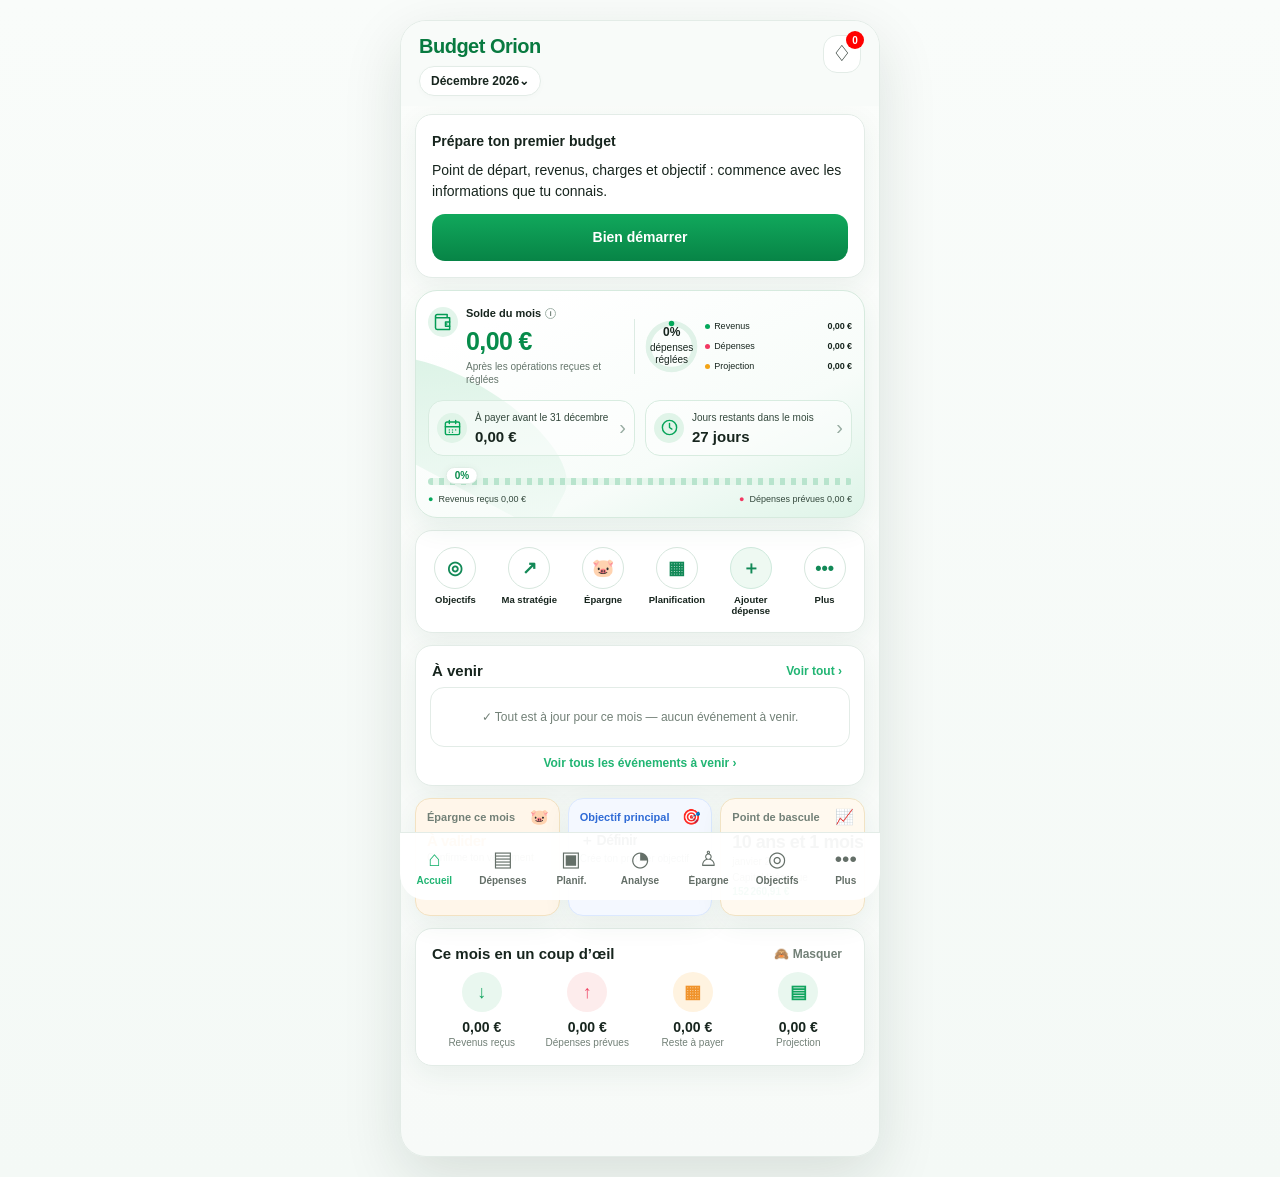
<file: index.html>
<!doctype html>
<html lang="fr">
<head>
<meta charset="utf-8">
<meta name="viewport" content="width=device-width,initial-scale=1,viewport-fit=cover">
<meta name="description" content="Budget Orion — application de gestion budgétaire claire, intelligente et locale.">
<meta name="apple-mobile-web-app-capable" content="yes">
<meta name="theme-color" content="#f8fbf9">
<link rel="manifest" href="./manifest.webmanifest">
<link rel="icon" href="./icons/orion-icon.svg" type="image/svg+xml">
<link rel="apple-touch-icon" href="./icons/orion-192.png">
<title>Budget Orion</title>
<link rel="stylesheet" href="./css/app.css">
<link rel="stylesheet" href="./css/orion-home.css">
<link rel="stylesheet" href="./css/orion-expenses.css">
<link rel="stylesheet" href="./css/orion-planning.css">
<link rel="stylesheet" href="./css/orion-analysis.css">
<link rel="stylesheet" href="./css/orion-savings.css">
<link rel="stylesheet" href="./css/orion-goals.css">
<link rel="stylesheet" href="./css/orion-consolidation.css?v=7.3">
</head>
<body>
<div id="app" class="app">
  <header class="top">
    <div><h1 id="title">Budget Orion</h1><button id="periodBtn" class="period-pill">Août 2026⌄</button></div>
    <button class="bell" id="bellBtn">♢<span id="bellBadge" hidden></span></button>
  </header>
  <main id="view"></main>
  <nav class="nav" id="nav">
    <button data-page="home" class="active">⌂<small>Accueil</small></button>
    <button data-page="transactions">▤<small>Dépenses</small></button>
    <button data-page="planning">▣<small>Planif.</small></button>
    <button data-page="analysis">◔<small>Analyse</small></button>
    <button data-page="savings">♙<small>Épargne</small></button>
    <button data-page="goals">◎<small>Objectifs</small></button>
    <button data-page="plus">•••<small>Plus</small></button>
  </nav>
</div>
<div class="overlay" id="overlay"></div>
<section class="sheet" id="sheet" role="dialog" aria-modal="true" aria-labelledby="sheetTitle" aria-hidden="true" inert>
  <div class="handle"></div>
  <div class="sheet-head"><h2 id="sheetTitle"></h2><button id="sheetClose" aria-label="Fermer">×</button></div>
  <div id="sheetBody"></div>
</section>
<script src="./js/orion-core.js"></script>
<script src="./js/brands.js"></script>
<script src="./js/app.js"></script>
<script>if('serviceWorker' in navigator){window.addEventListener('load',()=>navigator.serviceWorker.register('./sw.js').catch(()=>{}));}</script>
</body>
</html>
</file>
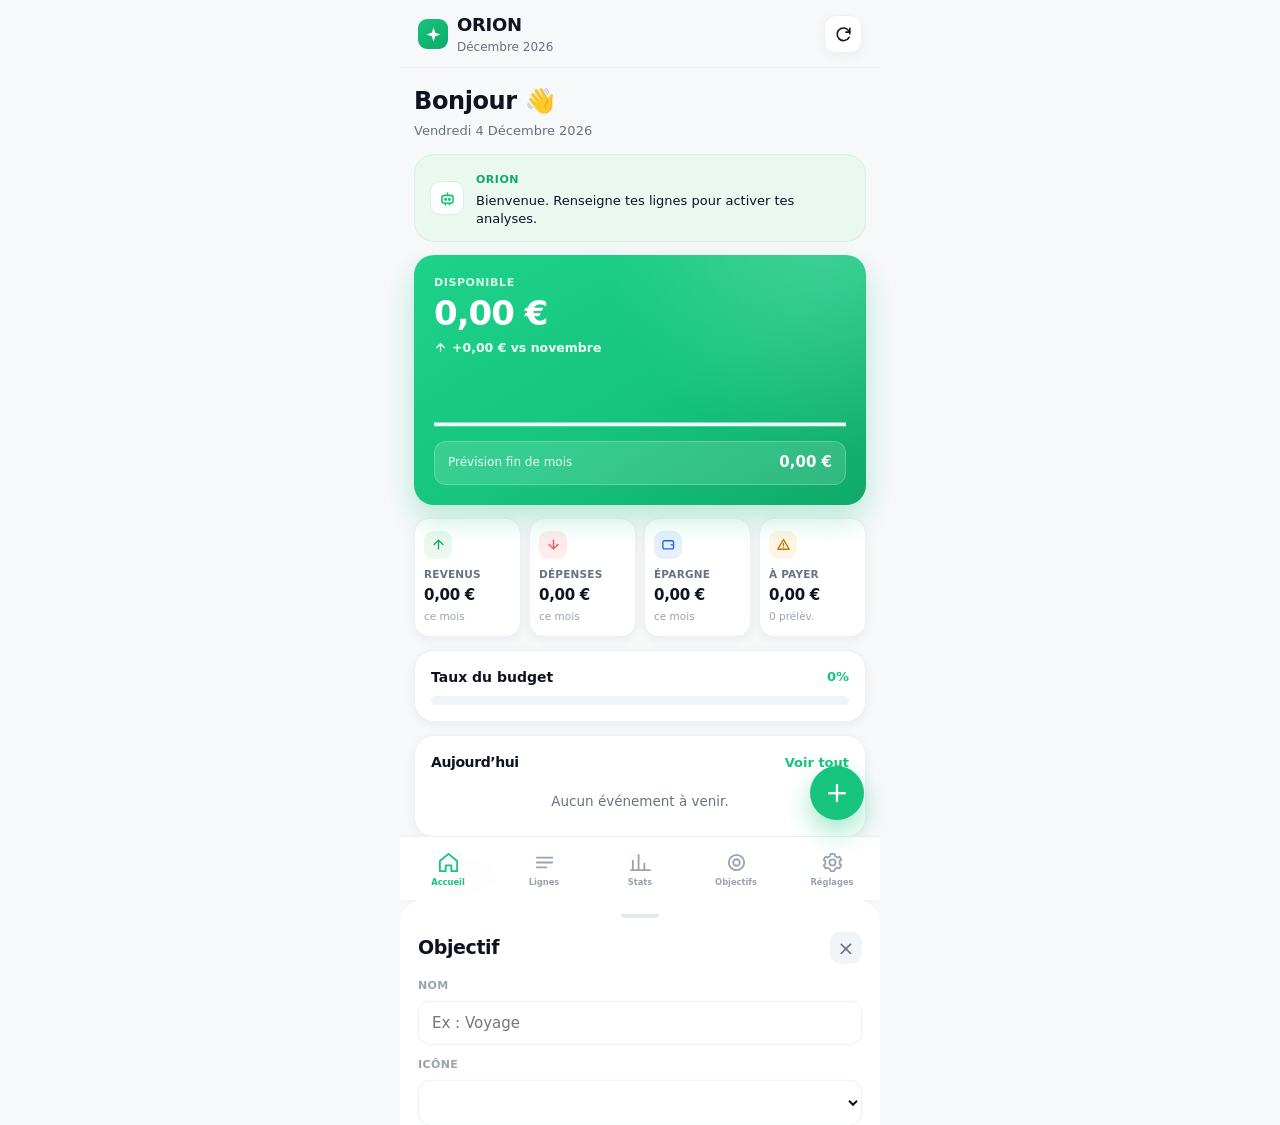
<file: orion_v21/index.html>
<!DOCTYPE html>
<html lang="fr">
<head>
  <meta charset="UTF-8" />
  <meta name="viewport" content="width=device-width, initial-scale=1.0, maximum-scale=1.0, viewport-fit=cover" />
  <meta name="apple-mobile-web-app-capable" content="yes" />
  <meta name="apple-mobile-web-app-status-bar-style" content="default" />
  <meta name="apple-mobile-web-app-title" content="ORION" />
  <meta name="theme-color" content="#F7F8FA" />
  <title>ORION — Budget</title>
  <style>
/* ═══════════════════════════════════════════════════════════════════════
   ORION v21 — app.css — thème clair premium (Finary / Revolut / Apple Wallet)
   Palette validée : vert #16C47F · fond #F7F8FA · texte bleu nuit #0D1321
   ═══════════════════════════════════════════════════════════════════════ */
:root{
  --green:#16C47F; --green-d:#0FA968; --green-l:#EBF8F0;
  --navy:#0D1321; --ink:#0D1321; --mut:#687280; --dim:#9AA3AF;
  --blue-l:#E6F0FF; --orange:#FFB020; --orange-l:#FFF6E6;
  --red:#FF4D4F; --red-l:#FFECEC;
  --bg:#F7F8FA; --card:#FFFFFF; --line:#EDF0F4; --gray-l:#F1F5F9;
  --shadow:0 6px 22px rgba(13,19,33,.06); --shadow-sm:0 3px 12px rgba(13,19,33,.05);
  --shadow-green:0 14px 30px rgba(22,196,127,.28);
  --r:20px; --r-sm:15px; --r-xs:12px;
  --nav-h:64px; --safe:env(safe-area-inset-bottom,0px);
}
*{box-sizing:border-box;margin:0;padding:0;-webkit-tap-highlight-color:transparent}
html{-webkit-text-size-adjust:100%}
body{background:var(--bg);color:var(--ink);overflow-x:hidden;
  font-family:'Inter',-apple-system,BlinkMacSystemFont,"SF Pro Text","Segoe UI",system-ui,sans-serif;
  font-size:15px;line-height:1.45;-webkit-font-smoothing:antialiased;overscroll-behavior-y:none}
button,input,select,textarea{font-family:inherit;color:inherit;font-size:15px}
button{border:0;background:none;cursor:pointer}
input,select,textarea{background:#fff;border:1px solid var(--line);border-radius:var(--r-xs);outline:none;color:var(--ink)}
input:focus,select:focus,textarea:focus{border-color:var(--green)}
::-webkit-scrollbar{display:none}
h1,h2,h3{letter-spacing:-.4px}

.app-shell{max-width:480px;margin:0 auto;min-height:100dvh;display:flex;flex-direction:column}

.topbar{position:sticky;top:0;z-index:20;background:rgba(247,248,250,.88);backdrop-filter:blur(14px);
  border-bottom:1px solid var(--line);padding:calc(env(safe-area-inset-top,0px) + 12px) 18px 11px;
  display:flex;align-items:center;justify-content:space-between}
.brand-row{display:flex;align-items:center;gap:9px}
.brand-mark{width:30px;height:30px;border-radius:9px;background:linear-gradient(145deg,var(--green),var(--green-d));
  display:flex;align-items:center;justify-content:center;color:#fff}
.brand-mark svg{width:17px;height:17px;fill:#fff}
.brand{font-size:18px;font-weight:800;color:var(--navy);letter-spacing:-.3px}
.subtitle{font-size:12px;color:var(--mut);margin-top:1px}
.ghost-btn{width:38px;height:38px;border-radius:12px;background:#fff;border:1px solid var(--line);
  display:flex;align-items:center;justify-content:center;color:var(--navy);box-shadow:var(--shadow-sm)}
.ghost-btn svg{width:19px;height:19px;fill:none;stroke:currentColor;stroke-width:2;stroke-linecap:round;stroke-linejoin:round}

.pages{flex:1;position:relative}
.page{display:none;flex-direction:column;gap:13px;padding:16px 14px calc(var(--nav-h) + var(--safe) + 24px)}
.page.active{display:flex}
.eyebrow{font-size:11px;font-weight:800;letter-spacing:.6px;text-transform:uppercase;color:var(--dim)}
.page-h{margin:2px 2px 0}
.page-h h1{font-size:26px;font-weight:800;color:var(--navy)}
.page-h p{font-size:13px;color:var(--mut);margin-top:2px}
.greet h1{font-size:24px;font-weight:800;color:var(--navy)}
.greet p{font-size:13px;color:var(--mut);margin-top:3px;text-transform:capitalize}

.card{background:var(--card);border:1px solid var(--line);border-radius:var(--r);box-shadow:var(--shadow-sm);padding:16px}
.section-head{display:flex;align-items:center;justify-content:space-between;margin-bottom:12px}
.section-head h2{font-size:14px;font-weight:800;color:var(--navy)}
.link{font-size:13px;font-weight:700;color:var(--green)}
.empty{color:var(--mut);font-size:13.5px;padding:8px 2px;text-align:center}

.orion-note{display:flex;align-items:center;gap:12px;background:var(--green-l);border:1px solid #D7F0E4;
  border-radius:var(--r);padding:13px 15px}
.orion-note .bot{width:34px;height:34px;border-radius:10px;background:#fff;border:1px solid #D7F0E4;
  display:flex;align-items:center;justify-content:center;color:var(--green);flex-shrink:0}
.orion-note .bot svg{width:19px;height:19px;fill:none;stroke:currentColor;stroke-width:2;stroke-linecap:round;stroke-linejoin:round}
.orion-note b{font-size:11px;font-weight:800;letter-spacing:.5px;text-transform:uppercase;color:var(--green-d)}
.orion-note p{font-size:13px;color:var(--navy);margin-top:2px;line-height:1.4}

.hero{position:relative;overflow:hidden;border-radius:var(--r);padding:20px;color:#fff;
  background:radial-gradient(circle at 90% -10%,rgba(255,255,255,.18),transparent 45%),
             linear-gradient(150deg,#1ED28A,#16C47F 55%,#0FA968);box-shadow:var(--shadow-green)}
.hero .eyebrow{color:rgba(255,255,255,.82)}
.hero-amount{font-size:34px;font-weight:800;letter-spacing:-1px;line-height:1.1;margin:4px 0 6px}
.hero.masked .hero-amount{filter:blur(9px)}
.hero-delta{display:inline-flex;align-items:center;gap:5px;font-size:12.5px;font-weight:700;color:#EAFFF6}
.hero-delta svg{width:13px;height:13px;fill:none;stroke:currentColor;stroke-width:2.4;stroke-linecap:round;stroke-linejoin:round}
.spark{margin:12px 0 2px}
.spark svg{width:100%;height:56px;display:block}
.hero-fore{display:flex;align-items:center;justify-content:space-between;gap:10px;margin-top:12px;
  background:rgba(255,255,255,.14);border:1px solid rgba(255,255,255,.22);border-radius:var(--r-xs);padding:10px 13px}
.hero-fore span{font-size:12px;color:rgba(255,255,255,.9)}
.hero-fore b{font-size:15px;font-weight:800}

.kpi-grid{display:grid;grid-template-columns:repeat(4,1fr);gap:8px}
.kpi{background:var(--card);border:1px solid var(--line);border-radius:var(--r-sm);padding:12px 9px;box-shadow:var(--shadow-sm);min-width:0}
.kpi .ico{width:28px;height:28px;border-radius:9px;display:flex;align-items:center;justify-content:center;margin-bottom:8px}
.kpi .ico svg{width:15px;height:15px;fill:none;stroke:currentColor;stroke-width:2.2;stroke-linecap:round;stroke-linejoin:round}
.kpi.green .ico{background:var(--green-l);color:var(--green-d)}
.kpi.red .ico{background:var(--red-l);color:var(--red)}
.kpi.blue .ico{background:var(--blue-l);color:#2563EB}
.kpi.orange .ico{background:var(--orange-l);color:#C77700}
.kpi h3{font-size:10.5px;font-weight:700;color:var(--mut);text-transform:uppercase;letter-spacing:.2px;white-space:nowrap;overflow:hidden;text-overflow:ellipsis}
.kpi strong{display:block;font-size:15px;font-weight:800;color:var(--navy);margin-top:3px;white-space:nowrap;overflow:hidden;text-overflow:ellipsis;letter-spacing:-.3px}
.kpi p{font-size:10.5px;color:var(--dim);margin-top:2px;white-space:nowrap;overflow:hidden;text-overflow:ellipsis}

.usage-top{display:flex;align-items:center;justify-content:space-between;margin-bottom:9px}
.usage-top b{font-size:14px;font-weight:800;color:var(--navy)}
.usage-top span{font-size:13px;font-weight:800}
.track{height:9px;background:var(--gray-l);border-radius:999px;overflow:hidden}
.track > span{display:block;height:100%;border-radius:999px;background:var(--green)}

.row{display:flex;align-items:center;gap:12px;padding:11px 0;border-top:1px solid var(--line)}
.row:first-of-type{border-top:0}
.row .check{width:32px;height:32px;border-radius:10px;background:var(--gray-l);color:var(--dim);
  display:flex;align-items:center;justify-content:center;flex-shrink:0}
.row .check svg{width:16px;height:16px;fill:none;stroke:currentColor;stroke-width:2.4;stroke-linecap:round;stroke-linejoin:round}
.row.done .check{background:var(--green-l);color:var(--green)}
.row-main{flex:1;min-width:0}
.row-title{font-size:14px;font-weight:700;color:var(--navy);white-space:nowrap;overflow:hidden;text-overflow:ellipsis}
.row-meta{font-size:12px;color:var(--mut);margin-top:1px;white-space:nowrap;overflow:hidden;text-overflow:ellipsis}
.amount{font-size:14.5px;font-weight:800;flex-shrink:0;white-space:nowrap;letter-spacing:-.3px}
.amount.pos{color:var(--green-d)} .amount.neg{color:var(--navy)}

.goal-grid{display:grid;grid-template-columns:repeat(3,1fr);gap:10px}
.goal-mini{background:var(--gray-l);border-radius:var(--r-sm);padding:13px 8px;text-align:center;min-width:0}
.goal-mini .emoji{font-size:22px}
.goal-mini b{display:block;font-size:12px;font-weight:800;color:var(--navy);margin:6px 0 8px;white-space:nowrap;overflow:hidden;text-overflow:ellipsis}
.ring{width:52px;height:52px;margin:0 auto}
.ring svg{width:52px;height:52px;transform:rotate(-90deg)}
.ring .bg{stroke:#E2E8F0}
.ring .fg{stroke:var(--green);stroke-linecap:round}
.ring-label{font-size:12px;font-weight:800;fill:var(--navy);transform:rotate(90deg);transform-origin:center}
.goal-mini small{display:block;font-size:10.5px;color:var(--mut);margin-top:7px}

.insight{display:flex;gap:12px;align-items:flex-start}
.insight .ic{width:34px;height:34px;border-radius:10px;background:var(--green-l);color:var(--green-d);
  display:flex;align-items:center;justify-content:center;flex-shrink:0}
.insight .ic svg{width:18px;height:18px;fill:none;stroke:currentColor;stroke-width:2;stroke-linecap:round;stroke-linejoin:round}
.insight b{font-size:13.5px;font-weight:800;color:var(--navy)}
.insight p{font-size:12.5px;color:var(--mut);margin-top:2px;line-height:1.45}

.list-head{display:flex;align-items:center;justify-content:space-between;margin-bottom:12px}
.list-head h2{font-size:15px;font-weight:800;color:var(--navy)}
.icon-btn{width:34px;height:34px;border-radius:11px;background:var(--green);color:#fff;font-size:20px;line-height:1;
  display:flex;align-items:center;justify-content:center;box-shadow:0 6px 16px rgba(22,196,127,.3)}
.filters{display:flex;gap:9px;margin-bottom:12px}
.search{flex:1;min-width:0;padding:10px 13px;font-size:14px;background:var(--gray-l);border-color:transparent}
.month-select{padding:10px 11px;font-size:13px;font-weight:700;background:var(--gray-l);border-color:transparent;max-width:44%}
.tabs{display:flex;gap:8px;margin-bottom:6px}
.tab{padding:7px 14px;border-radius:999px;font-size:12.5px;font-weight:700;color:var(--mut);background:var(--gray-l)}
.tab.active{background:var(--green);color:#fff}
.tx-row{display:flex;align-items:center;gap:12px;padding:12px 0;border-top:1px solid var(--line)}
.tx-row:first-of-type{border-top:0}
.tx-icon{width:38px;height:38px;border-radius:11px;background:var(--gray-l);display:flex;align-items:center;justify-content:center;flex-shrink:0;color:var(--mut)}
.tx-icon svg{width:18px;height:18px;fill:none;stroke:currentColor;stroke-width:2;stroke-linecap:round;stroke-linejoin:round}
.tx-icon.inc{background:var(--green-l);color:var(--green-d)}
.tx-info{flex:1;min-width:0}
.tx-info b{font-size:14px;font-weight:700;color:var(--navy);display:block;white-space:nowrap;overflow:hidden;text-overflow:ellipsis}
.tx-info p{font-size:12px;color:var(--mut);margin-top:1px;white-space:nowrap;overflow:hidden;text-overflow:ellipsis}

.donut-wrap{display:flex;gap:16px;align-items:center}
.donut{width:120px;height:120px;flex-shrink:0}
.legend{flex:1;min-width:0;display:flex;flex-direction:column;gap:9px}
.leg-item{display:flex;align-items:center;gap:8px;font-size:12.5px;min-width:0}
.leg-dot{width:9px;height:9px;border-radius:3px;flex-shrink:0}
.leg-name{flex:1;color:var(--mut);white-space:nowrap;overflow:hidden;text-overflow:ellipsis}
.leg-pct{font-weight:800;color:var(--navy)}
.leg-val{color:var(--mut);font-size:11.5px;width:58px;text-align:right;flex-shrink:0}
.bars{display:flex;flex-direction:column;gap:11px}
.bar-row{display:flex;align-items:center;gap:10px;font-size:12.5px}
.bar-row > span:first-child{width:78px;flex-shrink:0;color:var(--mut);white-space:nowrap;overflow:hidden;text-overflow:ellipsis}
.bar-bg{flex:1;height:8px;background:var(--gray-l);border-radius:999px;overflow:hidden;min-width:0}
.bar-bg > span{display:block;height:100%;border-radius:999px;background:var(--green)}
.bar-row b{font-size:12.5px;font-weight:800;color:var(--navy);width:66px;text-align:right;flex-shrink:0}
.big-post{display:flex;align-items:center;gap:12px}
.big-post .ic{width:40px;height:40px;border-radius:12px;background:var(--green-l);color:var(--green-d);display:flex;align-items:center;justify-content:center;flex-shrink:0}
.big-post .ic svg{width:20px;height:20px;fill:none;stroke:currentColor;stroke-width:2;stroke-linecap:round;stroke-linejoin:round}
.big-post .mid{flex:1;min-width:0}
.big-post b{font-size:15px;font-weight:800;color:var(--navy)}
.big-post p{font-size:12px;color:var(--mut)}
.big-post strong{font-size:15px;font-weight:800;color:var(--navy);flex-shrink:0}

.goal-card{display:flex;align-items:center;gap:14px}
.goal-card .big-emoji{width:46px;height:46px;border-radius:14px;background:var(--green-l);display:flex;align-items:center;justify-content:center;font-size:24px;flex-shrink:0}
.goal-card .middle{flex:1;min-width:0}
.goal-card h3{font-size:15px;font-weight:800;color:var(--navy)}
.goal-card p{font-size:12.5px;color:var(--mut);margin:2px 0 8px}
.goal-card .pct{font-size:17px;font-weight:800;color:var(--green);flex-shrink:0}
.progress{height:9px;background:var(--gray-l);border-radius:999px;overflow:hidden}
.progress > span{display:block;height:100%;border-radius:999px;background:linear-gradient(90deg,var(--green),#38E0A0)}
.goal-foot{display:flex;justify-content:space-between;font-size:11.5px;color:var(--mut);margin-top:6px}

.settings-area textarea{width:100%;height:150px;padding:12px;font-size:12px;font-family:ui-monospace,Menlo,monospace;resize:none}
.set-row{display:flex;gap:10px;margin-top:12px}
.set-row .btn{flex:1}
.danger-zone{border-color:#FADADA}

.btn,.primary,.secondary,.danger{display:inline-flex;align-items:center;justify-content:center;gap:7px;
  padding:13px 16px;border-radius:14px;font-weight:800;font-size:14.5px;width:100%}
.primary{background:var(--green);color:#fff;box-shadow:0 8px 20px rgba(22,196,127,.26)}
.secondary{background:var(--gray-l);color:var(--navy)}
.danger{background:var(--red-l);color:var(--red)}
.primary:active,.secondary:active,.danger:active{transform:scale(.98)}

.bottom-nav{position:fixed;left:0;right:0;bottom:0;z-index:30;max-width:480px;margin:0 auto;
  height:calc(var(--nav-h) + var(--safe));padding-bottom:var(--safe);
  background:rgba(255,255,255,.95);backdrop-filter:blur(16px);border-top:1px solid var(--line);
  display:grid;grid-template-columns:repeat(5,1fr)}
.bottom-nav button{display:flex;flex-direction:column;align-items:center;justify-content:center;gap:3px;color:var(--dim);font-size:10px;font-weight:700}
.bottom-nav button svg{width:23px;height:23px;fill:none;stroke:currentColor;stroke-width:1.9;stroke-linecap:round;stroke-linejoin:round}
.bottom-nav button.active{color:var(--green)}

.fab{position:fixed;bottom:calc(var(--nav-h) + var(--safe) + 16px);right:16px;z-index:35;
  width:54px;height:54px;border-radius:50%;background:var(--green);color:#fff;font-size:28px;line-height:1;
  display:flex;align-items:center;justify-content:center;box-shadow:0 12px 26px rgba(22,196,127,.4)}
@media (min-width:480px){ .fab{right:calc(50% - 240px + 16px)} }
.fab:active{transform:scale(.94)}

.sheet-backdrop{position:fixed;inset:0;z-index:40;background:rgba(13,19,33,.38);opacity:0;pointer-events:none;transition:opacity .22s}
.sheet-backdrop.open{opacity:1;pointer-events:auto}
.sheet{position:fixed;left:0;right:0;bottom:0;z-index:50;max-width:480px;margin:0 auto;background:#fff;
  border-radius:24px 24px 0 0;padding:14px 18px calc(20px + var(--safe));transform:translateY(100%);
  transition:transform .28s cubic-bezier(.4,0,.2,1);max-height:92vh;overflow:auto}
.sheet.open{transform:translateY(0)}
.handle{width:38px;height:4px;border-radius:3px;background:#E2E8F0;margin:0 auto 14px}
.sheet-head{display:flex;align-items:center;justify-content:space-between;margin-bottom:14px}
.sheet-head h2{font-size:19px;font-weight:800;color:var(--navy)}
.close-x{width:32px;height:32px;border-radius:10px;background:var(--gray-l);color:var(--mut);font-size:20px;line-height:1;display:flex;align-items:center;justify-content:center}
.sheet label{display:block;font-size:11px;font-weight:800;text-transform:uppercase;letter-spacing:.4px;color:var(--dim);margin-bottom:12px}
.sheet label input,.sheet label select{display:block;width:100%;margin-top:7px;padding:12px 13px;font-size:15px;color:var(--navy);text-transform:none;letter-spacing:normal}
.sheet .checkline{display:flex;align-items:center;gap:10px;text-transform:none;letter-spacing:normal;font-size:14px;font-weight:600;color:var(--navy)}
.sheet .checkline input{width:20px;height:20px;margin:0;flex-shrink:0}
.segmented{display:flex;gap:6px;background:var(--gray-l);border-radius:12px;padding:4px;margin-bottom:14px}
.segmented button{flex:1;padding:9px;border-radius:9px;font-size:13.5px;font-weight:800;color:var(--mut)}
.segmented button.active{background:#fff;color:var(--navy);box-shadow:var(--shadow-sm)}
.sheet-actions{display:flex;gap:10px;margin-top:6px}
.sheet-actions button{flex:1}

@media (max-width:360px){ .kpi strong{font-size:13px} .hero-amount{font-size:30px} }

</style>
</head>
<body>
  <div class="app-shell">
    <header class="topbar">
      <div class="brand-row">
        <span class="brand-mark"><svg viewBox="0 0 24 24"><path d="M12 2l2.4 7.6L22 12l-7.6 2.4L12 22l-2.4-7.6L2 12l7.6-2.4z"/></svg></span>
        <div>
          <div class="brand">ORION</div>
          <p class="subtitle" id="monthLabel">Budget</p>
        </div>
      </div>
      <button class="ghost-btn" id="btnRefresh" title="Recalculer" aria-label="Recalculer">
        <svg viewBox="0 0 24 24"><path d="M20 11a8 8 0 1 0-.9 4.5"/><path d="M20 4v5h-5"/></svg>
      </button>
    </header>

    <main class="pages">
      <section class="page active" id="page-dashboard"></section>
      <section class="page" id="page-transactions"></section>
      <section class="page" id="page-stats"></section>
      <section class="page" id="page-goals"></section>
      <section class="page" id="page-settings"></section>
    </main>

    <nav class="bottom-nav" aria-label="Navigation principale">
      <button class="active" data-page="dashboard" aria-label="Accueil"><svg viewBox="0 0 24 24"><path d="M3 10.5 12 3l9 7.5V21h-6v-6H9v6H3z"/></svg><small>Accueil</small></button>
      <button data-page="transactions" aria-label="Lignes"><svg viewBox="0 0 24 24"><path d="M4 7h16M4 12h16M4 17h10"/></svg><small>Lignes</small></button>
      <button data-page="stats" aria-label="Statistiques"><svg viewBox="0 0 24 24"><path d="M4 20V10M10 20V4M16 20v-7M22 20H2"/></svg><small>Stats</small></button>
      <button data-page="goals" aria-label="Objectifs"><svg viewBox="0 0 24 24"><circle cx="12" cy="12" r="8"/><circle cx="12" cy="12" r="3.4"/></svg><small>Objectifs</small></button>
      <button data-page="settings" aria-label="Réglages"><svg viewBox="0 0 24 24"><circle cx="12" cy="12" r="3.2"/><path d="M19.4 13.5a7.7 7.7 0 0 0 0-3l1.8-1.4-1.9-3.2-2.1.9a7.5 7.5 0 0 0-2.6-1.5L14 3h-4l-.5 2.3a7.5 7.5 0 0 0-2.6 1.5l-2.1-.9L2.8 9.1l1.8 1.4a7.7 7.7 0 0 0 0 3L2.8 15l1.9 3.2 2.1-.9a7.5 7.5 0 0 0 2.6 1.5L10 21h4l.5-2.3a7.5 7.5 0 0 0 2.6-1.5l2.1.9 1.9-3.2z"/></svg><small>Réglages</small></button>
    </nav>
  </div>

  <button class="fab" id="globalAdd" title="Ajouter une ligne" aria-label="Ajouter">+</button>

  <div class="sheet-backdrop" id="sheetBackdrop"></div>

  <!-- Feuille : transaction -->
  <section class="sheet" id="editorSheet" aria-hidden="true">
    <div class="handle"></div>
    <div class="sheet-head"><h2 id="sheetTitle">Ajouter une ligne</h2><button class="close-x" id="btnCloseSheet" aria-label="Fermer">×</button></div>
    <input type="hidden" id="editIndex" />
    <div class="segmented" id="typeTabs">
      <button data-type="expense" class="active">Dépense</button>
      <button data-type="income">Revenu</button>
    </div>
    <label>Libellé<input id="editName" type="text" placeholder="Ex : EDF, Salaire…" autocomplete="off" /></label>
    <label>Montant (€)<input id="editAmount" type="number" inputmode="decimal" step="0.01" placeholder="0,00" /></label>
    <label>Date prévue<input id="editDate" type="date" /></label>
    <label>Catégorie<select id="editCat"></select></label>
    <label class="checkline"><input id="editPaid" type="checkbox" /> Déjà confirmé / reçu</label>
    <div class="sheet-actions">
      <button class="danger" id="btnDelete">Supprimer</button>
      <button class="primary" id="btnSaveLine">Enregistrer</button>
    </div>
  </section>

  <!-- Feuille : objectif -->
  <section class="sheet" id="goalSheet" aria-hidden="true">
    <div class="handle"></div>
    <div class="sheet-head"><h2 id="goalSheetTitle">Objectif</h2><button class="close-x" id="btnCloseGoal" aria-label="Fermer">×</button></div>
    <input type="hidden" id="goalIndex" />
    <label>Nom<input id="goalName" type="text" placeholder="Ex : Voyage" autocomplete="off" /></label>
    <label>Icône<select id="goalEmoji"></select></label>
    <label>Montant cible (€)<input id="goalTarget" type="number" inputmode="decimal" step="1" placeholder="0" /></label>
    <label>Montant actuel (€)<input id="goalCurrent" type="number" inputmode="decimal" step="1" placeholder="0" /></label>
    <div class="sheet-actions">
      <button class="danger" id="btnDeleteGoal">Supprimer</button>
      <button class="primary" id="btnSaveGoal">Enregistrer</button>
    </div>
  </section>

  <script>
/* --- Données de démo : uniquement si aucune donnée réelle n'existe (n'écrase jamais un vrai budget) --- */
(function(){try{
  if(!localStorage.getItem('bgt4')&&!localStorage.getItem('budgetV3')&&!localStorage.getItem('budgetV2')){
    var CM=new Date().getMonth(),Y=new Date().getFullYear(),TODAY=new Date().getDate();
    function d(day){day=Math.max(1,Math.min(28,day));return Y+'-'+String(CM+1).padStart(2,'0')+'-'+String(day).padStart(2,'0');}
    var months={};for(var i=0;i<12;i++)months[i]={income:[{name:'Salaire',amount:0,paid:true,auto:true,dueDate:'',paidDate:'',cat:'autres'},{name:'Revenus supplémentaires',amount:0,paid:false,auto:false,dueDate:'',paidDate:'',cat:'autres'}],expenses:[],savings:{amount:0,paid:false,date:''}};
    months[CM]={income:[
        {name:'Salaire',amount:2500,paid:true,auto:true,dueDate:'',paidDate:'',cat:'autres'},
        {name:'Revenus supplémentaires',amount:750,paid:false,auto:false,dueDate:'',paidDate:'',cat:'autres'}],
      expenses:[
        {name:'Loyer',amount:950,paid:true,dueDate:d(2),paidDate:d(2),cat:'logement'},
        {name:'Carrefour',amount:170,paid:true,dueDate:d(4),paidDate:d(4),cat:'alimentation'},
        {name:'Assurance voiture',amount:100,paid:false,dueDate:d(TODAY+3),paidDate:'',cat:'assurances'},
        {name:'Essence',amount:80,paid:false,dueDate:d(TODAY+5),paidDate:'',cat:'transport'},
        {name:'Free mobile',amount:38,paid:false,dueDate:d(25),paidDate:'',cat:'abonnements'},
        {name:'Netflix',amount:15.99,paid:false,dueDate:d(20),paidDate:'',cat:'abonnements'},
        {name:'Restaurants',amount:120,paid:false,dueDate:'',paidDate:'',cat:'loisirs'},
        {name:'Loisirs',amount:186,paid:false,dueDate:'',paidDate:'',cat:'loisirs'}],
      savings:{amount:800,paid:true,date:d(5)}};
    localStorage.setItem('bgt4',JSON.stringify({currentMonth:CM,months:months,savings:{balance:12840,target:50000,monthlyTarget:1000,history:{}}}));
    localStorage.setItem('orion_v21_goals',JSON.stringify([
      {id:'maison',n:'Maison',e:'🏡',target:80000,current:49600},
      {id:'voyage',n:'Voyage',e:'✈️',target:3000,current:1230},
      {id:'voiture',n:'Voiture',e:'🚗',target:10000,current:7800}]));
  }
}catch(e){}})();
</script>
<script>
(function(){
'use strict';
/* ═══════════════════════════════════════════════════════════════════════
   ORION v21 — app.js
   Moteur compatible (lit bgt4 / budgetV3 / budgetV2, écrit bgt4) + UI premium.
   Aucune dépendance. Objectifs : montant courant propre à chaque objectif.
   ═══════════════════════════════════════════════════════════════════════ */
const ML=['Janvier','Février','Mars','Avril','Mai','Juin','Juillet','Août','Septembre','Octobre','Novembre','Décembre'];
const JOURS=['Dimanche','Lundi','Mardi','Mercredi','Jeudi','Vendredi','Samedi'];
const cats={logement:'Logement',transport:'Transport',alimentation:'Alimentation',abonnements:'Abonnements',enfants:'Enfants',credits:'Crédits',assurances:'Assurances',loisirs:'Loisirs',sante:'Santé',autres:'Autres'};

/* ── Icônes SVG (pas d'emoji hors objectifs) ─────────────────────────── */
const PATHS={
  home:'<path d="M4 11 12 4l8 7"/><path d="M6 10v10h12V10"/>',
  car:'<path d="M5 16 6.2 9.5A2 2 0 0 1 8.2 8h7.6a2 2 0 0 1 2 1.5L19 16"/><path d="M4 16h16v3H5a1 1 0 0 1-1-1z"/><circle cx="7.5" cy="18.5" r="1.2"/><circle cx="16.5" cy="18.5" r="1.2"/>',
  cart:'<circle cx="9" cy="20" r="1.2"/><circle cx="17" cy="20" r="1.2"/><path d="M3 4h2l2.2 11h10l1.8-8H6.2"/>',
  phone:'<rect x="7" y="3" width="10" height="18" rx="2.5"/><path d="M11 18h2"/>',
  heart:'<path d="M12 20s-6.5-4.2-6.5-9A3.3 3.3 0 0 1 12 7.6 3.3 3.3 0 0 1 18.5 11c0 4.8-6.5 9-6.5 9z"/>',
  card:'<rect x="3" y="6" width="18" height="12" rx="2.5"/><path d="M3 10h18"/>',
  shield:'<path d="M12 3l7 3v6c0 4.8-7 9-7 9s-7-4.2-7-9V6z"/>',
  star:'<path d="M12 4l2.3 4.7 5.2.8-3.8 3.6.9 5.2L12 16.7 7.4 18.3l.9-5.2L4.5 9.5l5.2-.8z"/>',
  plus:'<path d="M12 5v14M5 12h14"/>',
  dot:'<circle cx="12" cy="12" r="7"/>',
  up:'<path d="M12 19V5M5 12l7-7 7 7"/>',
  down:'<path d="M12 5v14M5 12l7 7 7-7"/>',
  wallet:'<path d="M3 8.5A2.5 2.5 0 0 1 5.5 6H18a2 2 0 0 1 2 2v9a2 2 0 0 1-2 2H5.5A2.5 2.5 0 0 1 3 16.5z"/><path d="M16 12.5h2.5"/>',
  alert:'<path d="M12 4l9 15.5H3z"/><path d="M12 10v4M12 17h.01"/>',
  check:'<path d="M5 12l4.5 4.5L19 7"/>',
  chart:'<path d="M4 20h16"/><path d="M7 20v-6M12 20V9M17 20v-10"/>',
  spark:'<path d="M12 3v3M12 18v3M4.2 4.2l2.1 2.1M17.7 17.7l2.1 2.1M3 12h3M18 12h3M4.2 19.8l2.1-2.1M17.7 6.3l2.1-2.1"/>',
  robot:'<rect x="5" y="8" width="14" height="10" rx="3.2"/><circle cx="9.6" cy="13" r="1"/><circle cx="14.4" cy="13" r="1"/><path d="M12 5v3M9.5 18v2M14.5 18v2"/>'
};
function icon(n){return '<svg viewBox="0 0 24 24">'+(PATHS[n]||PATHS.dot)+'</svg>';}
const CAT_ICON={logement:'home',transport:'car',alimentation:'cart',abonnements:'phone',enfants:'heart',credits:'card',assurances:'shield',loisirs:'star',sante:'plus',autres:'dot'};

const defaultGoals=[
  {id:'maison',n:'Maison',e:'🏡',target:80000,current:0},
  {id:'urgence',n:"Fonds d'urgence",e:'🛡️',target:10000,current:0},
  {id:'voyage',n:'Voyage',e:'✈️',target:3000,current:0}
];
const GOAL_EMOJIS=['🏡','✈️','🚗','🛡️','💍','🎓','🏖️','💻','📈','🎯'];

let month=new Date().getMonth();
let currentPage='dashboard';
let filter='all';
let app=load();
let goals=loadGoals();

/* ── Utils ───────────────────────────────────────────────────────────── */
function $(id){return document.getElementById(id);}
function num(v){v=parseFloat(v);return isFinite(v)?v:0;}
function eur(v){v=num(v);return (v<0?'-':'')+Math.abs(v).toLocaleString('fr-FR',{minimumFractionDigits:2,maximumFractionDigits:2})+' €';}
function short(v){v=num(v);return Math.abs(v)>=1000?(v<0?'-':'')+(Math.abs(v)/1000).toLocaleString('fr-FR',{maximumFractionDigits:1})+'k €':eur(v);}
function p2(n){return String(n).padStart(2,'0');}
function today(){let d=new Date();return d.getFullYear()+'-'+p2(d.getMonth()+1)+'-'+p2(d.getDate());}
function dateFR(s){if(!s)return 'Sans date';let p=String(s).split('-');return p.length===3?p[2]+'/'+p[1]:'Sans date';}
function esc(s){return String(s==null?'':s).replace(/[&<>"']/g,m=>({'&':'&amp;','<':'&lt;','>':'&gt;','"':'&quot;',"'":'&#039;'}[m]));}

/* ── Modèle de données (compatible bgt4 / budgetV3 / budgetV2) ───────── */
function mkRow(n,a,d,c){return{name:n||'',amount:num(a),paid:false,dueDate:d||'',paidDate:'',cat:c||'autres'};}
function isAutoIncome(r){return !!(r&&r.auto)||/salaire|paie|pay/i.test((r&&r.name)||'');}
function guessCat(n){n=(n||'').toLowerCase();if(/loyer|pret|prêt|logement|electricit|électricit|gaz|eau|immo|lit/.test(n))return'logement';if(/voiture|essence|autoroute|vinci|parking|transport/.test(n))return'transport';if(/supermarch|course|aliment|restaurant|carrefour/.test(n))return'alimentation';if(/mobile|internet|freebox|netflix|spotify|apple|abonnement/.test(n))return'abonnements';if(/cantine|ecole|école|creche|crèche|enfant/.test(n))return'enfants';if(/credit|crédit|cetelem|natixis|cofidis|klarna/.test(n))return'credits';if(/assurance|mutuelle/.test(n))return'assurances';if(/loisir|vacance|cinema|cinéma|sport/.test(n))return'loisirs';if(/pharma|medecin|médecin|sante|santé/.test(n))return'sante';return'autres';}
function defIncome(){let sal=mkRow('Salaire',0,'','autres');sal.auto=true;sal.paid=true;let sup=mkRow('Revenus supplémentaires',0,'','autres');sup.auto=false;return[sal,sup];}
function defExpenses(){return[mkRow('Logement',0,'','logement'),mkRow('Supermarché',0,'','alimentation'),mkRow('Assurance voiture',0,'','assurances'),mkRow('Essence',0,'','transport'),mkRow('Free mobile',0,'','abonnements')];}
function defMonth(){return{income:defIncome(),expenses:defExpenses(),savings:{amount:0,paid:false,date:''}};}
function fix(r){r.name=r.name||'';r.amount=num(r.amount);r.paid=!!r.paid;r.dueDate=r.dueDate||'';r.paidDate=r.paidDate||'';r.cat=r.cat||guessCat(r.name);if(isAutoIncome(r)){r.auto=true;r.paid=true;}}
function normalize(d){
  if(!d)d={currentMonth:new Date().getMonth(),months:{}};
  if(!d.months)d.months={};
  for(let i=0;i<12;i++){
    let mo=d.months[i]||d.months[String(i)]||defMonth();
    mo.income=Array.isArray(mo.income)?mo.income:defIncome();
    mo.expenses=Array.isArray(mo.expenses)?mo.expenses:defExpenses();
    mo.savings=mo.savings||{amount:0,paid:false,date:''};
    mo.income.forEach(fix);mo.expenses.forEach(fix);
    mo.savings.amount=num(mo.savings.amount);mo.savings.paid=!!mo.savings.paid;mo.savings.date=mo.savings.date||'';
    d.months[i]=mo;
  }
  if(!d.savings)d.savings={balance:0,target:50000,monthlyTarget:1000,history:{}};
  if(!d.savings.history)d.savings.history={};
  month=Number.isInteger(d.currentMonth)?d.currentMonth:new Date().getMonth();
  return d;
}
function load(){
  let keys=['bgt4','budgetV3','budgetV2'];
  for(let k of keys){try{let v=localStorage.getItem(k);if(v)return normalize(JSON.parse(v));}catch(e){if(window.console)console.warn('Lecture impossible',k,e);}}
  return normalize(null); // aucune donnée existante : structure vide propre (aucune donnée factice)
}
function save(){app.currentMonth=month;try{localStorage.setItem('bgt4',JSON.stringify(app));}catch(e){alert('Sauvegarde impossible (espace navigateur plein ?)');}}
function loadGoals(){
  try{
    let g=JSON.parse(localStorage.getItem('orion_v21_goals')||'null');
    if(!Array.isArray(g))return defaultGoals.map(x=>Object.assign({},x));
    return g.map(x=>({id:x.id||'g'+Math.random().toString(36).slice(2),n:x.n||'Objectif',e:x.e||'🎯',target:num(x.target),current:num(x.current)}));
  }catch(e){return defaultGoals.map(x=>Object.assign({},x));}
}
function saveGoals(){try{localStorage.setItem('orion_v21_goals',JSON.stringify(goals));}catch(e){}}

/* ── Calculs (recalcul instantané) ───────────────────────────────────── */
function m(){return app.months[month];}
function totals(){
  let mi=m(),tin=0,tex=0,pin=0,pex=0;
  mi.income.forEach(r=>{tin+=num(r.amount);if(r.paid||isAutoIncome(r))pin+=num(r.amount);});
  mi.expenses.forEach(r=>{tex+=num(r.amount);if(r.paid)pex+=num(r.amount);});
  let future=mi.expenses.filter(r=>!r.paid).reduce((s,r)=>s+num(r.amount),0);
  let futureCount=mi.expenses.filter(r=>!r.paid&&num(r.amount)>0).length;
  return {tin,tex,pin,pex,solde:pin-pex,final:pin-tex,future,futureCount,sav:num(mi.savings.amount),pct:tin?Math.round(tex/tin*100):0};
}
function finalOf(k){let old=month;month=k;let t=totals();month=old;return t.final;}
function prevTotals(){let old=month;month=(old+11)%12;let t=totals();month=old;return t;}
function yearFinals(){let a=[];for(let k=0;k<12;k++)a.push(finalOf(k));return a;}
function catTotals(){let out={};m().expenses.forEach(r=>{if(num(r.amount)>0)out[r.cat]=(out[r.cat]||0)+num(r.amount);});return out;}
function upcoming(n){return m().expenses.filter(r=>!r.paid&&num(r.amount)>0).sort((a,b)=>(a.dueDate||'9999').localeCompare(b.dueDate||'9999')).slice(0,n||5);}
function biggestCat(){let ct=catTotals(),ks=Object.keys(ct).sort((a,b)=>ct[b]-ct[a]);return ks[0]?{key:ks[0],name:cats[ks[0]]||ks[0],val:ct[ks[0]]}:null;}
function dayCurve(){
  let mi=m(),days=new Date(new Date().getFullYear(),month+1,0).getDate();
  let inc=0;mi.income.forEach(r=>{if(r.paid||isAutoIncome(r))inc+=num(r.amount);});
  let byDay=new Array(days).fill(0);
  mi.expenses.forEach(r=>{let d=r.dueDate?Number(String(r.dueDate).split('-')[2]):1;d=Math.max(1,Math.min(days,d||1));byDay[d-1]+=num(r.amount);});
  let bal=inc,out=[inc];for(let i=0;i<days;i++){bal-=byDay[i];out.push(bal);}return out;
}

/* ── SVG helpers ─────────────────────────────────────────────────────── */
function sparkFrom(vals,stroke){
  stroke=stroke||'#16C47F';
  if(!vals||vals.length<2)vals=[0,0];
  let max=Math.max.apply(null,vals),min=Math.min.apply(null,vals),rng=(max-min)||1,W=280,H=60,step=W/(vals.length-1);
  let pts=vals.map((v,i)=>(i*step).toFixed(0)+','+(H-5-(v-min)/rng*(H-12)).toFixed(1)).join(' ');
  return '<svg viewBox="0 0 '+W+' '+H+'" preserveAspectRatio="none" aria-hidden="true"><polyline points="'+pts+'" fill="none" stroke="'+stroke+'" stroke-width="4" stroke-linecap="round" stroke-linejoin="round"/></svg>';
}
function ringSVG(pct){
  let R=22,C=2*Math.PI*R,off=C*(1-Math.min(100,pct)/100);
  return '<div class="ring"><svg viewBox="0 0 52 52"><circle class="bg" cx="26" cy="26" r="'+R+'" fill="none" stroke-width="5"/><circle class="fg" cx="26" cy="26" r="'+R+'" fill="none" stroke-width="5" stroke-dasharray="'+C.toFixed(1)+'" stroke-dashoffset="'+off.toFixed(1)+'"/><text class="ring-label" x="26" y="30" text-anchor="middle">'+pct+'%</text></svg></div>';
}
function donutSVG(ct){
  let keys=Object.keys(ct).filter(k=>ct[k]>0).sort((a,b)=>ct[b]-ct[a]);
  let total=keys.reduce((s,k)=>s+ct[k],0);
  if(!total)return '';
  let r=48,cx=60,cy=60,start=-Math.PI/2,paths='';
  keys.forEach(k=>{let ang=ct[k]/total*2*Math.PI,end=start+ang,x1=cx+r*Math.cos(start),y1=cy+r*Math.sin(start),x2=cx+r*Math.cos(end),y2=cy+r*Math.sin(end),lg=ang>Math.PI?1:0;paths+='<path d="M'+cx+' '+cy+' L'+x1.toFixed(1)+' '+y1.toFixed(1)+' A'+r+' '+r+' 0 '+lg+' 1 '+x2.toFixed(1)+' '+y2.toFixed(1)+' Z" fill="'+catColor(k)+'"/>';start=end;});
  return '<svg class="donut" viewBox="0 0 120 120">'+paths+'<circle cx="60" cy="60" r="30" fill="#fff"/><text x="60" y="57" text-anchor="middle" font-size="15" font-weight="800" fill="#0D1321">'+short(total)+'</text><text x="60" y="73" text-anchor="middle" font-size="9" fill="#9AA3AF">Total</text></svg>';
}
const CAT_COLORS={logement:'#2563EB',alimentation:'#16C47F',transport:'#FF4D4F',abonnements:'#7C3AED',loisirs:'#FFB020',assurances:'#0891B2',credits:'#EA580C',enfants:'#DB2777',sante:'#E11D48',autres:'#687280'};
function catColor(k){return CAT_COLORS[k]||'#687280';}

/* ── DASHBOARD ───────────────────────────────────────────────────────── */
function orionNote(){
  let delta=totals().final-prevTotals().final;
  let txt = delta>=0 ? 'Tu gardes '+eur(delta)+' de plus que le mois dernier.' : 'Tu gardes '+eur(Math.abs(delta))+' de moins que le mois dernier.';
  if(prevTotals().final===0 && prevTotals().tin===0) txt='Bienvenue. Renseigne tes lignes pour activer tes analyses.';
  return '<div class="orion-note"><div class="bot">'+icon('robot')+'</div><div><b>ORION</b><p>'+txt+'</p></div></div>';
}
function dashRow(r,type,idx){
  let done=r.paid||isAutoIncome(r);
  let sign=type==='income'?'+':'-';
  let meta=type==='income'?(done?'Reçu':'En attente'):((done?'Confirmé':'Prévu')+' · '+dateFR(r.dueDate));
  return '<div class="row '+(done?'done':'')+'" data-toggle="'+type+'" data-index="'+idx+'"><div class="check">'+(done?icon('check'):icon(type==='income'?'up':(CAT_ICON[r.cat]||'dot')))+'</div><div class="row-main"><div class="row-title">'+esc(r.name)+'</div><div class="row-meta">'+meta+'</div></div><div class="amount '+(type==='income'?'pos':'neg')+'">'+sign+eur(r.amount)+'</div></div>';
}
function goalMini(g){
  let pct=g.target>0?Math.min(100,Math.round(g.current/g.target*100)):0;
  return '<div class="goal-mini"><div class="emoji">'+g.e+'</div>'+ringSVG(pct)+'<b>'+esc(g.n)+'</b><small>'+short(g.current)+' / '+short(g.target)+'</small></div>';
}
function renderDashboard(){
  let t=totals(),prev=prevTotals(),delta=t.final-prev.final,up=upcoming(3);
  let mi=m();
  // événements du jour : revenus reçus + prochains prélèvements
  let events=[];
  mi.income.forEach((r,i)=>{ if((r.paid||isAutoIncome(r))&&num(r.amount)>0) events.push({r,type:'income',idx:i}); });
  up.forEach(r=>events.push({r,type:'expense',idx:mi.expenses.indexOf(r)}));
  events=events.slice(0,4);
  let deltaArrow=delta>=0?icon('up'):icon('down');

  $('page-dashboard').innerHTML=
    '<div class="greet"><h1>Bonjour 👋</h1><p>'+(JOURS[new Date().getDay()])+' '+new Date().getDate()+' '+ML[month].toLowerCase()+' '+new Date().getFullYear()+'</p></div>'
    +orionNote()
    +'<section class="hero'+(t.solde<0?'':'')+'"><div class="eyebrow">Disponible</div><div class="hero-amount">'+eur(t.solde)+'</div>'
      +'<div class="hero-delta">'+deltaArrow+(delta>=0?'+':'')+eur(delta)+' vs '+ML[(month+11)%12].toLowerCase()+'</div>'
      +'<div class="spark">'+sparkFrom(yearFinals(),'rgba(255,255,255,.95)')+'</div>'
      +'<div class="hero-fore"><span>Prévision fin de mois</span><b>'+eur(t.final)+'</b></div></section>'
    +'<div class="kpi-grid">'
      +'<article class="kpi green"><div class="ico">'+icon('up')+'</div><h3>Revenus</h3><strong>'+short(t.tin)+'</strong><p>ce mois</p></article>'
      +'<article class="kpi red"><div class="ico">'+icon('down')+'</div><h3>Dépenses</h3><strong>'+short(t.tex)+'</strong><p>ce mois</p></article>'
      +'<article class="kpi blue"><div class="ico">'+icon('wallet')+'</div><h3>Épargne</h3><strong>'+short(t.sav)+'</strong><p>ce mois</p></article>'
      +'<article class="kpi orange"><div class="ico">'+icon('alert')+'</div><h3>À payer</h3><strong>'+short(t.future)+'</strong><p>'+t.futureCount+' prélèv.</p></article>'
    +'</div>'
    +'<section class="card"><div class="usage-top"><b>Taux du budget</b><span style="color:'+(t.pct<80?'var(--green)':t.pct<100?'var(--orange)':'var(--red)')+'">'+t.pct+'%</span></div><div class="track"><span style="width:'+Math.min(100,t.pct)+'%;background:'+(t.pct<80?'var(--green)':t.pct<100?'var(--orange)':'var(--red)')+'"></span></div></section>'
    +'<section class="card"><div class="section-head"><h2>Aujourd’hui</h2><button class="link" data-page-go="transactions">Voir tout</button></div>'
      +(events.length?events.map(e=>dashRow(e.r,e.type,e.idx)).join(''):'<p class="empty">Aucun événement à venir.</p>')+'</section>'
    +'<section class="card"><div class="section-head"><h2>Objectifs</h2><button class="link" data-page-go="goals">Voir tous</button></div><div class="goal-grid">'+goals.slice(0,3).map(goalMini).join('')+'</div></section>'
    +'<section class="card"><div class="section-head"><h2>Conseil ORION</h2></div><div class="insight"><div class="ic">'+icon('spark')+'</div><div><b>'+(t.pct<80?'Budget sous contrôle':'Budget à surveiller')+'</b><p>'+(biggestCat()?('Plus gros poste : '+biggestCat().name+' ('+eur(biggestCat().val)+').'):'Ajoute tes dépenses pour recevoir des conseils.')+'</p></div></div></section>';
}

/* ── TRANSACTIONS ────────────────────────────────────────────────────── */
function txRow(r,type,idx){
  let done=r.paid||isAutoIncome(r);
  let sub=(type==='income'?'Revenu':(cats[r.cat]||'Autres'))+' · '+dateFR(r.dueDate)+' · '+(done?'confirmé':'prévu');
  return '<div class="tx-row">'
    +'<button class="tx-icon '+(done?'inc':'')+'" data-toggle="'+type+'" data-index="'+idx+'" aria-label="Confirmer">'+(done?icon('check'):icon(type==='income'?'up':(CAT_ICON[r.cat]||'dot')))+'</button>'
    +'<div class="tx-info" data-edit="'+type+'" data-index="'+idx+'"><b>'+esc(r.name)+'</b><p>'+sub+'</p></div>'
    +'<div class="amount '+(type==='income'?'pos':'neg')+'">'+(type==='income'?'+':'-')+eur(r.amount)+'</div></div>';
}
function renderTransactions(){
  let mi=m();
  let rows=[].concat(mi.income.map((r,i)=>({r,type:'income',idx:i})),mi.expenses.map((r,i)=>({r,type:'expense',idx:i})));
  let q=(($('txSearch')&&$('txSearch').value)||'').toLowerCase();
  rows=rows.filter(o=>(filter==='all'||filter===o.type)&&(!q||o.r.name.toLowerCase().includes(q)||(cats[o.r.cat]||'').toLowerCase().includes(q)));
  $('page-transactions').innerHTML=
    '<section class="card"><div class="list-head"><h2>Transactions</h2><button class="icon-btn" id="addLine" aria-label="Ajouter">+</button></div>'
    +'<div class="filters"><input class="search" id="txSearch" placeholder="Rechercher" value="'+esc(q)+'"><select class="month-select" id="monthPick">'+ML.map((x,i)=>'<option value="'+i+'"'+(i===month?' selected':'')+'>'+x+'</option>').join('')+'</select></div>'
    +'<div class="tabs"><button class="tab '+(filter==='all'?'active':'')+'" data-filter="all">Tout</button><button class="tab '+(filter==='income'?'active':'')+'" data-filter="income">Revenus</button><button class="tab '+(filter==='expense'?'active':'')+'" data-filter="expense">Dépenses</button></div>'
    +(rows.length?rows.map(o=>txRow(o.r,o.type,o.idx)).join(''):'<p class="empty">Aucune ligne pour ce filtre.</p>')
    +'</section>';
}

/* ── STATS ───────────────────────────────────────────────────────────── */
function renderStats(){
  let ct=catTotals(),total=Object.values(ct).reduce((s,v)=>s+v,0),t=totals(),prev=prevTotals(),diff=t.tex-prev.tex,big=biggestCat();
  let keys=Object.keys(ct).sort((a,b)=>ct[b]-ct[a]);
  let legend=keys.slice(0,6).map(k=>'<div class="leg-item"><span class="leg-dot" style="background:'+catColor(k)+'"></span><span class="leg-name">'+(cats[k]||k)+'</span><span class="leg-pct">'+Math.round(ct[k]/(total||1)*100)+'%</span><span class="leg-val">'+eur(ct[k])+'</span></div>').join('');
  $('page-stats').innerHTML=
    '<div class="page-h"><h1>Statistiques</h1><p>'+ML[month]+' '+new Date().getFullYear()+'</p></div>'
    +'<section class="card"><div class="section-head"><h2>Dépenses du mois</h2><b style="color:var(--navy)">'+eur(t.tex)+'</b></div><div class="spark">'+sparkFrom(dayCurve(),'#16C47F')+'</div></section>'
    +'<section class="card"><h2 style="font-size:14px;font-weight:800;color:var(--navy);margin-bottom:14px">Répartition des dépenses</h2>'
      +(total?('<div class="donut-wrap">'+donutSVG(ct)+'<div class="legend">'+legend+'</div></div>'):'<p class="empty">Aucune dépense ce mois-ci.</p>')+'</section>'
    +'<section class="card"><h2 style="font-size:14px;font-weight:800;color:var(--navy);margin-bottom:12px">Comparaison mois précédent</h2><div class="insight"><div class="ic">'+icon('chart')+'</div><div><b>'+(diff<=0?'−':'+')+eur(Math.abs(diff))+' de dépenses vs '+ML[(month+11)%12]+'</b><p>Revenus '+eur(t.tin)+' · Dépenses '+eur(t.tex)+' · Reste '+eur(t.final)+'</p></div></div></section>'
    +'<section class="card"><h2 style="font-size:14px;font-weight:800;color:var(--navy);margin-bottom:12px">Plus gros poste</h2>'
      +(big?('<div class="big-post"><div class="ic">'+icon(CAT_ICON[big.key]||'dot')+'</div><div class="mid"><b>'+big.name+'</b><p>'+Math.round(big.val/(total||1)*100)+'% des dépenses</p></div><strong>'+eur(big.val)+'</strong></div>'):'<p class="empty">Aucune dépense.</p>')+'</section>';
}

/* ── OBJECTIFS ───────────────────────────────────────────────────────── */
function goalCard(g,i){
  let pct=g.target>0?Math.min(100,Math.round(g.current/g.target*100)):0;
  return '<section class="card goal-card" data-goaledit="'+i+'"><div class="big-emoji">'+g.e+'</div><div class="middle"><h3>'+esc(g.n)+'</h3><p>'+eur(g.current)+' / '+eur(g.target)+'</p><div class="progress"><span style="width:'+pct+'%"></span></div><div class="goal-foot"><span>Reste '+eur(Math.max(0,g.target-g.current))+'</span><span>'+pct+'%</span></div></div><b class="pct">'+pct+'%</b></section>';
}
function renderGoals(){
  $('page-goals').innerHTML=
    '<section class="card"><div class="list-head"><h2>Objectifs</h2><button class="icon-btn" id="addGoal" aria-label="Ajouter">+</button></div><p class="empty" style="text-align:left;padding:0">Touche un objectif pour modifier son montant.</p></section>'
    +(goals.length?goals.map((g,i)=>goalCard(g,i)).join(''):'<section class="card"><p class="empty">Aucun objectif. Ajoute-en un avec +.</p></section>');
}

/* ── RÉGLAGES ────────────────────────────────────────────────────────── */
function renderSettings(){
  let src='bgt4';try{if(!localStorage.getItem('bgt4')){if(localStorage.getItem('budgetV3'))src='budgetV3';else if(localStorage.getItem('budgetV2'))src='budgetV2';else src='nouveau';}}catch(e){}
  $('page-settings').innerHTML=
    '<div class="page-h"><h1>Réglages</h1></div>'
    +'<section class="card settings-area"><h2 style="font-size:14px;font-weight:800;color:var(--navy);margin-bottom:12px">Données</h2>'
      +'<textarea id="jsonArea" placeholder="Le JSON exporté s’affiche ici. Colle un JSON puis Importer."></textarea>'
      +'<div class="set-row"><button class="secondary" id="exportBtn">Exporter JSON</button><button class="primary" id="importBtn">Importer JSON</button></div></section>'
    +'<section class="card"><h2 style="font-size:14px;font-weight:800;color:var(--navy);margin-bottom:12px">Compatibilité</h2>'
      +'<div class="insight"><div class="ic">'+icon('check')+'</div><div><b>Lecture des anciennes données</b><p>Source détectée : <b>'+src+'</b>. Compatible bgt4, budgetV3, budgetV2, bgt4_cats.</p></div></div>'
      +'<div class="insight" style="margin-top:12px"><div class="ic">'+icon('shield')+'</div><div><b>Stockage local</b><p>Toutes tes données restent dans ce navigateur.</p></div></div></section>'
    +'<section class="card danger-zone"><h2 style="font-size:14px;font-weight:800;color:var(--navy);margin-bottom:12px">Maintenance</h2><button class="danger" id="reloadBtn">Recharger depuis le stockage</button></section>';
}

/* ── Rendu global / navigation ───────────────────────────────────────── */
function render(){
  $('monthLabel').textContent=ML[month]+' '+new Date().getFullYear();
  renderDashboard();renderTransactions();renderStats();renderGoals();renderSettings();
  document.querySelectorAll('.bottom-nav button').forEach(b=>b.classList.toggle('active',b.dataset.page===currentPage));
}
function switchPage(p){
  currentPage=p;
  document.querySelectorAll('.page').forEach(x=>x.classList.remove('active'));
  $('page-'+p).classList.add('active');
  document.querySelectorAll('.bottom-nav button').forEach(b=>b.classList.toggle('active',b.dataset.page===p));
  try{window.scrollTo({top:0,behavior:'smooth'});}catch(e){window.scrollTo(0,0);}
}

/* ── Feuille : transaction ───────────────────────────────────────────── */
function setType(type){$('editorSheet').dataset.type=type;document.querySelectorAll('#typeTabs button').forEach(b=>b.classList.toggle('active',b.dataset.type===type));$('editCat').closest('label').style.display=type==='income'?'none':'';}
function openSheet(type,idx){
  type=type||'expense';idx=(idx===0||idx)?String(idx):'';
  let arr=type==='income'?m().income:m().expenses;
  let r=idx!==''?arr[Number(idx)]:mkRow('',0,today(),'autres');
  $('editIndex').value=idx;setType(type);
  $('editName').value=r.name;$('editAmount').value=num(r.amount)||'';$('editDate').value=r.dueDate||today();
  $('editCat').innerHTML=Object.keys(cats).map(k=>'<option value="'+k+'"'+(r.cat===k?' selected':'')+'>'+cats[k]+'</option>').join('');
  $('editPaid').checked=!!r.paid||isAutoIncome(r);
  $('btnDelete').style.display=idx===''?'none':'';
  $('sheetTitle').textContent=idx===''?'Ajouter une ligne':'Modifier la ligne';
  $('sheetBackdrop').classList.add('open');$('editorSheet').classList.add('open');
}
function closeSheet(){$('sheetBackdrop').classList.remove('open');$('editorSheet').classList.remove('open');$('goalSheet').classList.remove('open');}
function saveLine(){
  let type=$('editorSheet').dataset.type||'expense',idx=$('editIndex').value;
  let name=$('editName').value.trim();if(!name)return alert('Ajoute un libellé.');
  let r=mkRow(name,$('editAmount').value,type==='income'?'':$('editDate').value,$('editCat').value);
  r.paid=$('editPaid').checked;r.paidDate=r.paid?today():'';
  if(type==='income'){r.auto=isAutoIncome(r);if(idx==='')m().income.push(r);else Object.assign(m().income[Number(idx)],r);}
  else{if(idx==='')m().expenses.push(r);else Object.assign(m().expenses[Number(idx)],r);}
  save();render();closeSheet();
}
function delLine(){
  let type=$('editorSheet').dataset.type||'expense',idx=$('editIndex').value;
  if(idx==='')return;if(!confirm('Supprimer cette ligne ?'))return;
  if(type==='income')m().income.splice(Number(idx),1);else m().expenses.splice(Number(idx),1);
  save();render();closeSheet();
}

/* ── Feuille : objectif ──────────────────────────────────────────────── */
function openGoalSheet(i){
  let isNew=(i===''||i==null);let g=isNew?{n:'',e:'🎯',target:0,current:0}:goals[i];
  $('goalIndex').value=isNew?'':i;
  $('goalName').value=g.n;$('goalTarget').value=num(g.target)||'';$('goalCurrent').value=num(g.current)||'';
  $('goalEmoji').innerHTML=GOAL_EMOJIS.map(e=>'<option'+(g.e===e?' selected':'')+'>'+e+'</option>').join('');
  $('btnDeleteGoal').style.display=isNew?'none':'';
  $('goalSheetTitle').textContent=isNew?'Nouvel objectif':'Modifier l’objectif';
  $('sheetBackdrop').classList.add('open');$('goalSheet').classList.add('open');
}
function saveGoal(){
  let idx=$('goalIndex').value;let name=$('goalName').value.trim();if(!name)return alert('Ajoute un nom.');
  let g={n:name,e:$('goalEmoji').value,target:num($('goalTarget').value),current:num($('goalCurrent').value)};
  if(idx===''){g.id='g'+Date.now();goals.push(g);}else{g.id=goals[idx].id;goals[idx]=g;}
  saveGoals();render();closeSheet();
}
function delGoal(){let idx=$('goalIndex').value;if(idx==='')return;if(!confirm('Supprimer cet objectif ?'))return;goals.splice(Number(idx),1);saveGoals();render();closeSheet();}

/* ── Export / Import ─────────────────────────────────────────────────── */
function doExport(){$('jsonArea').value=JSON.stringify({meta:{app:'ORION v21',exported:new Date().toISOString()},app:app,goals:goals},null,2);}
function doImport(){
  let raw=$('jsonArea').value.trim();if(!raw)return alert('Colle d’abord un JSON.');
  let obj;try{obj=JSON.parse(raw);}catch(e){return alert('JSON invalide.');}
  if(!confirm('Remplacer les données actuelles par cet import ?'))return;
  try{
    let data=obj.app||obj;if(!data||!data.months)return alert('Format non reconnu.');
    app=normalize(data);if(Array.isArray(obj.goals))goals=obj.goals.map(x=>({id:x.id||'g'+Math.random().toString(36).slice(2),n:x.n||'Objectif',e:x.e||'🎯',target:num(x.target),current:num(x.current)}));
    save();saveGoals();render();alert('Import réussi.');
  }catch(e){alert('Import impossible.');}
}

/* ── Événements ──────────────────────────────────────────────────────── */
document.addEventListener('click',e=>{
  let nav=e.target.closest('.bottom-nav button');if(nav)return switchPage(nav.dataset.page);
  let go=e.target.closest('[data-page-go]');if(go)return switchPage(go.dataset.pageGo);
  let f=e.target.closest('[data-filter]');if(f){filter=f.dataset.filter;renderTransactions();return;}
  let tog=e.target.closest('[data-toggle]');if(tog){
    let arr=tog.dataset.toggle==='income'?m().income:m().expenses;let it=arr[Number(tog.dataset.index)];
    if(it&&!isAutoIncome(it)){it.paid=!it.paid;it.paidDate=it.paid?today():'';save();render();}
    else if(it&&isAutoIncome(it)){/* revenu automatique : non modifiable */}
    return;
  }
  let ed=e.target.closest('[data-edit]');if(ed)return openSheet(ed.dataset.edit,ed.dataset.index);
  let ge=e.target.closest('[data-goaledit]');if(ge)return openGoalSheet(Number(ge.dataset.goaledit));
  let seg=e.target.closest('#typeTabs button');if(seg)return setType(seg.dataset.type);
  switch(e.target.id){
    case 'addLine': case 'globalAdd': return openSheet('expense','');
    case 'addGoal': return openGoalSheet('');
    case 'btnCloseSheet': case 'btnCloseGoal': case 'sheetBackdrop': return closeSheet();
    case 'btnSaveLine': return saveLine();
    case 'btnDelete': return delLine();
    case 'btnSaveGoal': return saveGoal();
    case 'btnDeleteGoal': return delGoal();
    case 'btnRefresh': app=load();goals=loadGoals();render();return;
    case 'exportBtn': return doExport();
    case 'importBtn': return doImport();
    case 'reloadBtn': if(confirm('Recharger les données depuis le stockage ?')){app=load();goals=loadGoals();render();} return;
  }
});
document.addEventListener('input',e=>{if(e.target.id==='txSearch')renderTransactions();});
document.addEventListener('change',e=>{if(e.target.id==='monthPick'){month=Number(e.target.value);app.currentMonth=month;save();render();}});

/* ── Démarrage ───────────────────────────────────────────────────────── */
try{ render(); }
catch(err){
  if(window.console)console.error(err);
  document.body.insertAdjacentHTML('beforeend','<div style="position:fixed;left:12px;right:12px;bottom:90px;background:#FFECEC;border:1px solid #FFB3B3;color:#B91C1C;padding:12px;border-radius:12px;z-index:999;font-size:12px">Erreur : '+esc(err&&err.message||err)+'</div>');
}
window.ORION={app,goals,totals,switchPage,render}; // debug/tests
})();

</script>
</body>
</html>
</file>
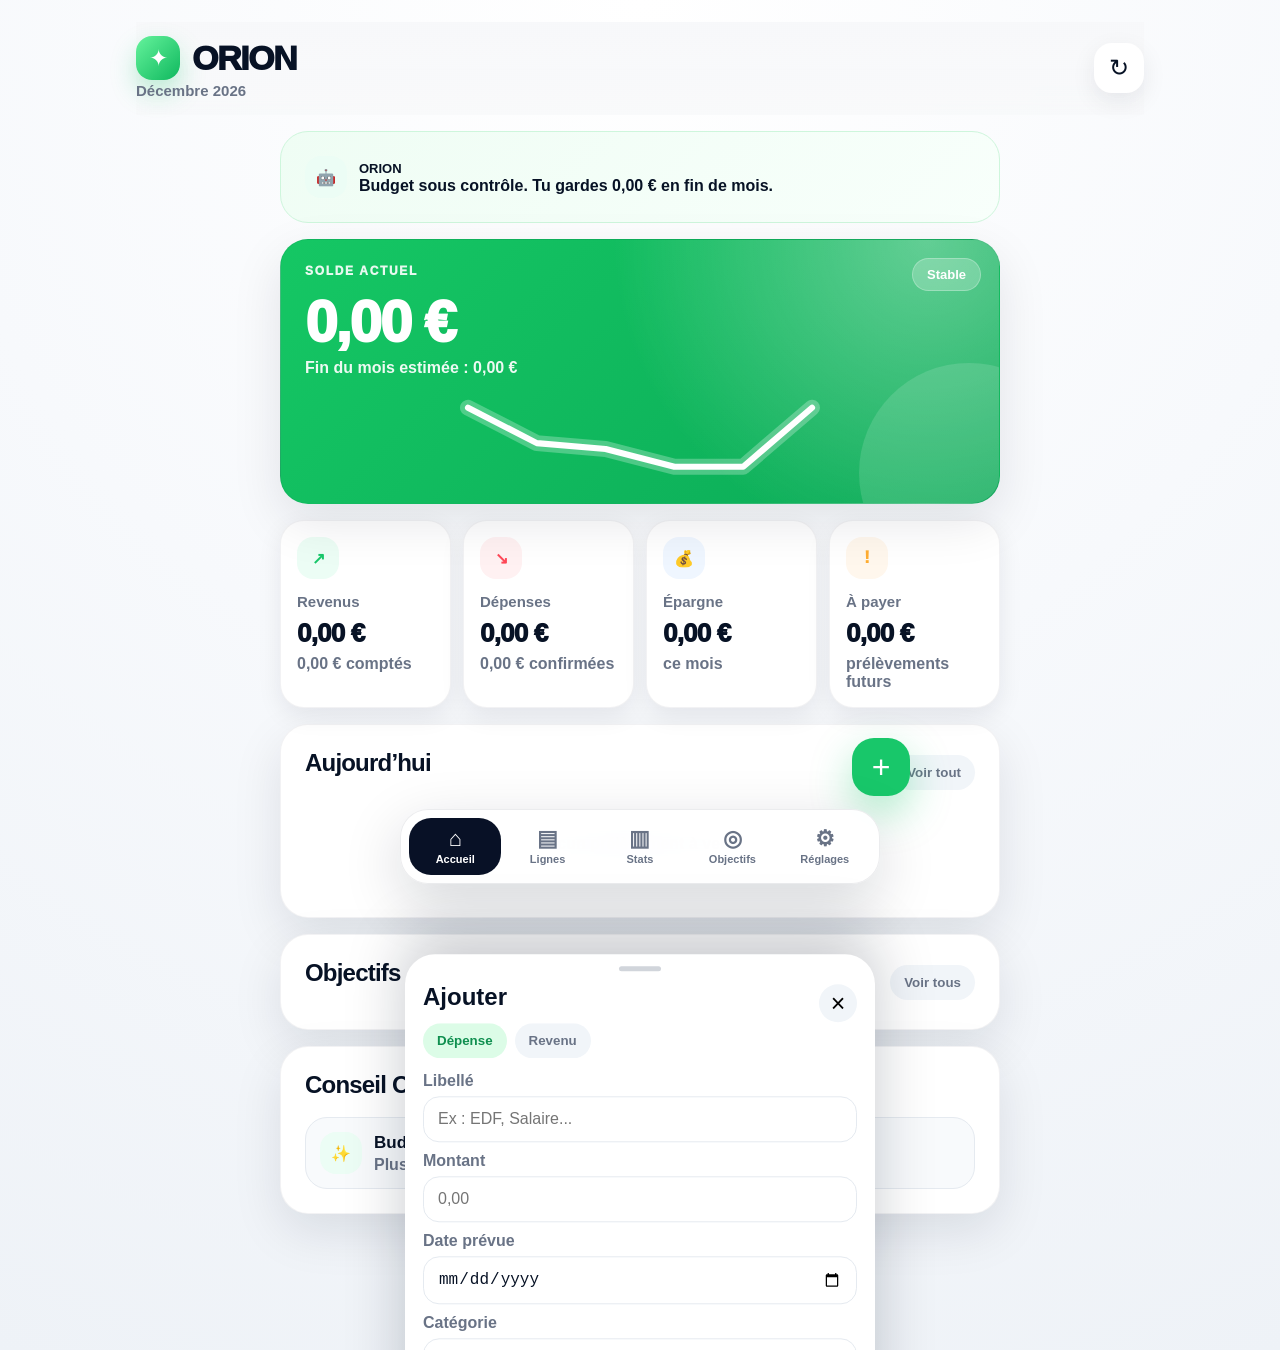
<file: orion_v21/orion_v21/index.html>
<!DOCTYPE html>
<html lang="fr">
<head>
  <meta charset="UTF-8" />
  <meta name="viewport" content="width=device-width, initial-scale=1.0, maximum-scale=1.0, viewport-fit=cover" />
  <meta name="theme-color" content="#F7F8FA" />
  <title>ORION — Budget intelligent</title>
  <link rel="stylesheet" href="css/app.css" />
</head>
<body>
  <div class="app-shell">
    <header class="topbar">
      <div>
        <div class="brand-row"><span class="brand-mark">✦</span><span class="brand">ORION</span></div>
        <p class="subtitle" id="monthLabel">Budget intelligent</p>
      </div>
      <button class="ghost-btn" id="btnRefresh" title="Recalculer">↻</button>
    </header>

    <main class="pages">
      <section class="page active" id="page-dashboard"></section>
      <section class="page" id="page-transactions"></section>
      <section class="page" id="page-stats"></section>
      <section class="page" id="page-goals"></section>
      <section class="page" id="page-settings"></section>
    </main>

    <nav class="bottom-nav" aria-label="Navigation">
      <button class="active" data-page="dashboard"><span>⌂</span><small>Accueil</small></button>
      <button data-page="transactions"><span>▤</span><small>Lignes</small></button>
      <button data-page="stats"><span>▥</span><small>Stats</small></button>
      <button data-page="goals"><span>◎</span><small>Objectifs</small></button>
      <button data-page="settings"><span>⚙</span><small>Réglages</small></button>
    </nav>
  </div>

  <button class="fab" id="globalAdd" title="Ajouter une ligne">+</button>

  <div class="sheet-backdrop" id="sheetBackdrop"></div>
  <section class="sheet" id="editorSheet" aria-hidden="true">
    <div class="handle"></div>
    <div class="sheet-head"><h2 id="sheetTitle">Ajouter</h2><button class="close-x" id="btnCloseSheet">×</button></div>
    <input type="hidden" id="editIndex" />
    <div class="segmented" id="typeTabs">
      <button data-type="expense" class="active">Dépense</button>
      <button data-type="income">Revenu</button>
    </div>
    <label>Libellé<input id="editName" type="text" placeholder="Ex : EDF, Salaire..." /></label>
    <label>Montant<input id="editAmount" type="number" inputmode="decimal" step="0.01" placeholder="0,00" /></label>
    <label>Date prévue<input id="editDate" type="date" /></label>
    <label>Catégorie<select id="editCat"></select></label>
    <label class="checkline"><input id="editPaid" type="checkbox" /> Déjà confirmé / reçu</label>
    <div class="sheet-actions">
      <button class="danger" id="btnDelete">Supprimer</button>
      <button class="primary" id="btnSaveLine">Enregistrer</button>
    </div>
  </section>

  <script src="js/app.js"></script>
</body>
</html>
</file>
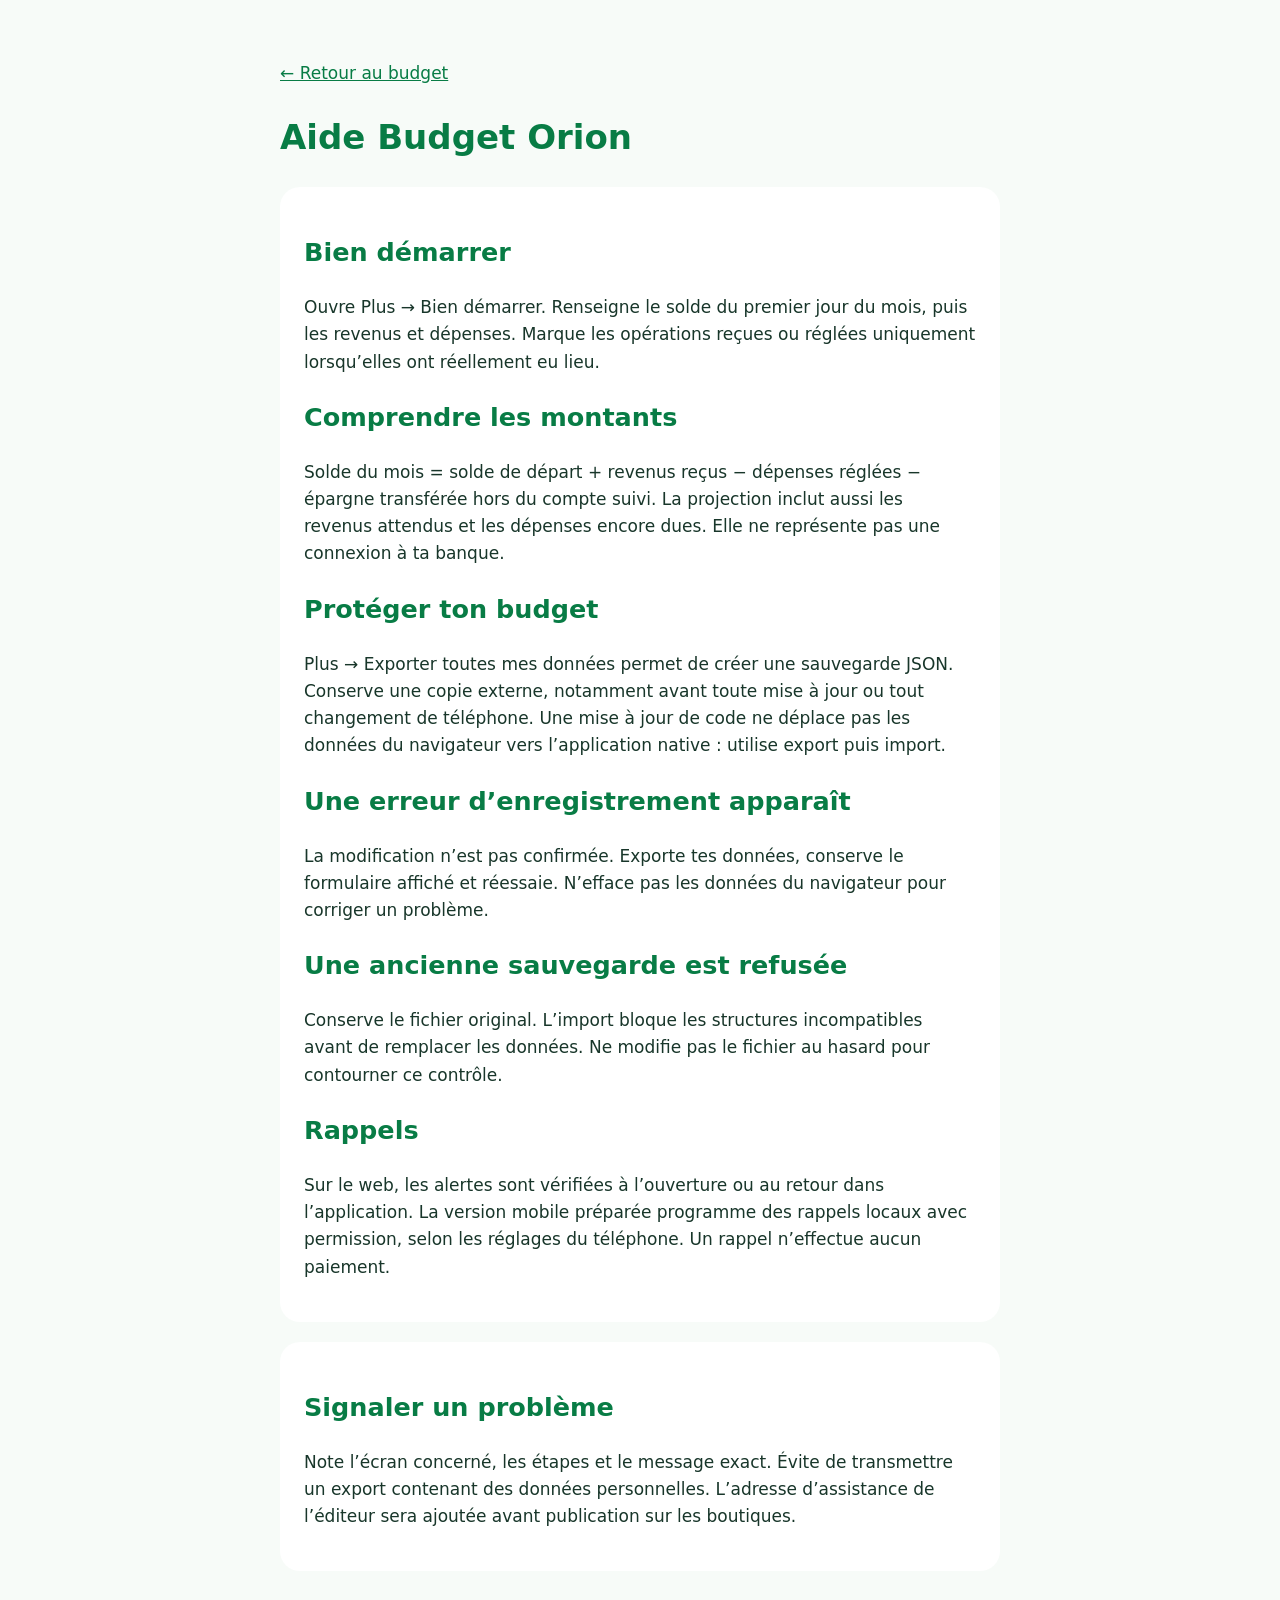
<file: assistance.html>
<!doctype html><html lang="fr"><meta charset="utf-8"><meta name="viewport" content="width=device-width,initial-scale=1"><title>assistance — Budget Orion</title><style>body{font:17px/1.6 system-ui;color:#18362a;background:#f7fbf8;max-width:720px;margin:40px auto;padding:20px}h1,h2{color:#087c45}a{color:#087c45}section{background:white;padding:24px;border-radius:20px;margin:20px 0}</style><a href="./index.html">← Retour au budget</a><h1>Aide Budget Orion</h1><section><h2>Bien démarrer</h2><p>Ouvre Plus → Bien démarrer. Renseigne le solde du premier jour du mois, puis les revenus et dépenses. Marque les opérations reçues ou réglées uniquement lorsqu’elles ont réellement eu lieu.</p><h2>Comprendre les montants</h2><p>Solde du mois = solde de départ + revenus reçus − dépenses réglées − épargne transférée hors du compte suivi. La projection inclut aussi les revenus attendus et les dépenses encore dues. Elle ne représente pas une connexion à ta banque.</p><h2>Protéger ton budget</h2><p>Plus → Exporter toutes mes données permet de créer une sauvegarde JSON. Conserve une copie externe, notamment avant toute mise à jour ou tout changement de téléphone. Une mise à jour de code ne déplace pas les données du navigateur vers l’application native : utilise export puis import.</p><h2>Une erreur d’enregistrement apparaît</h2><p>La modification n’est pas confirmée. Exporte tes données, conserve le formulaire affiché et réessaie. N’efface pas les données du navigateur pour corriger un problème.</p><h2>Une ancienne sauvegarde est refusée</h2><p>Conserve le fichier original. L’import bloque les structures incompatibles avant de remplacer les données. Ne modifie pas le fichier au hasard pour contourner ce contrôle.</p><h2>Rappels</h2><p>Sur le web, les alertes sont vérifiées à l’ouverture ou au retour dans l’application. La version mobile préparée programme des rappels locaux avec permission, selon les réglages du téléphone. Un rappel n’effectue aucun paiement.</p></section><section><h2>Signaler un problème</h2><p>Note l’écran concerné, les étapes et le message exact. Évite de transmettre un export contenant des données personnelles. L’adresse d’assistance de l’éditeur sera ajoutée avant publication sur les boutiques.</p></section></html>
</file>
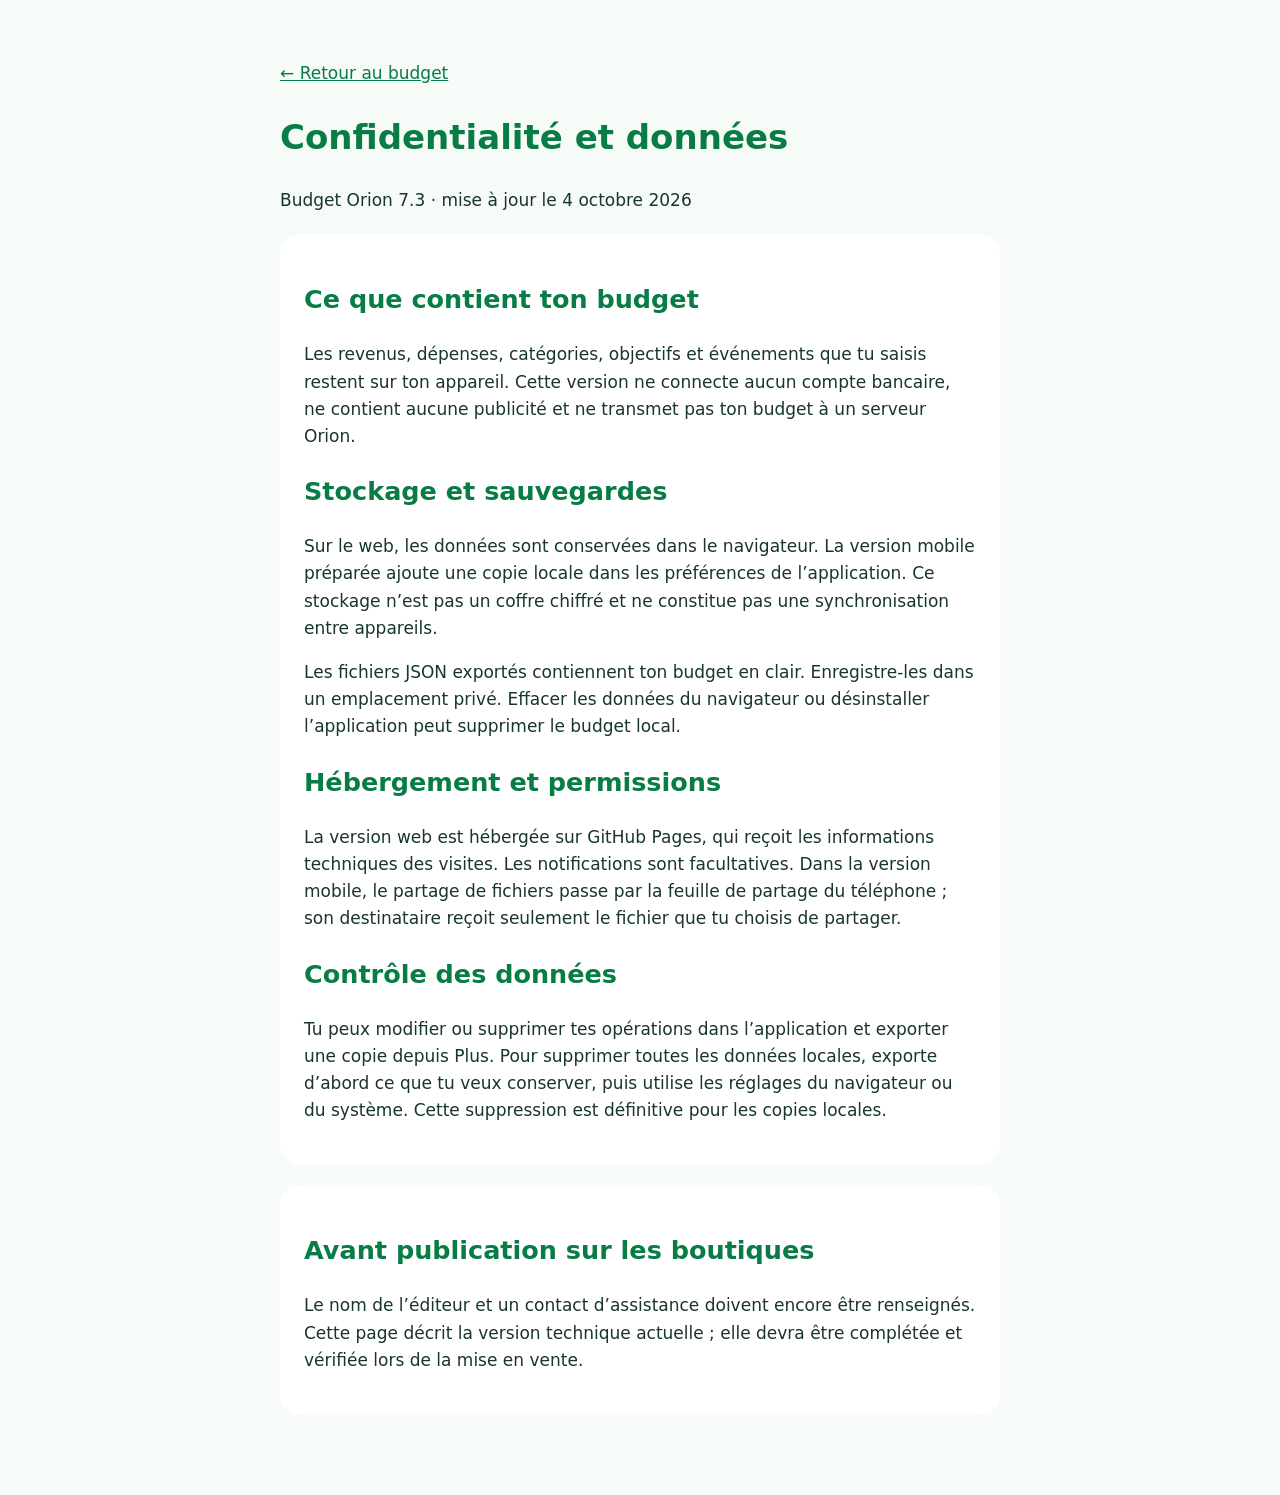
<file: confidentialite.html>
<!doctype html><html lang="fr"><meta charset="utf-8"><meta name="viewport" content="width=device-width,initial-scale=1"><title>confidentialite — Budget Orion</title><style>body{font:17px/1.6 system-ui;color:#18362a;background:#f7fbf8;max-width:720px;margin:40px auto;padding:20px}h1,h2{color:#087c45}a{color:#087c45}section{background:white;padding:24px;border-radius:20px;margin:20px 0}</style><a href="./index.html">← Retour au budget</a><h1>Confidentialité et données</h1><p>Budget Orion 7.3 · mise à jour le 4 octobre 2026</p><section><h2>Ce que contient ton budget</h2><p>Les revenus, dépenses, catégories, objectifs et événements que tu saisis restent sur ton appareil. Cette version ne connecte aucun compte bancaire, ne contient aucune publicité et ne transmet pas ton budget à un serveur Orion.</p><h2>Stockage et sauvegardes</h2><p>Sur le web, les données sont conservées dans le navigateur. La version mobile préparée ajoute une copie locale dans les préférences de l’application. Ce stockage n’est pas un coffre chiffré et ne constitue pas une synchronisation entre appareils.</p><p>Les fichiers JSON exportés contiennent ton budget en clair. Enregistre-les dans un emplacement privé. Effacer les données du navigateur ou désinstaller l’application peut supprimer le budget local.</p><h2>Hébergement et permissions</h2><p>La version web est hébergée sur GitHub Pages, qui reçoit les informations techniques des visites. Les notifications sont facultatives. Dans la version mobile, le partage de fichiers passe par la feuille de partage du téléphone ; son destinataire reçoit seulement le fichier que tu choisis de partager.</p><h2>Contrôle des données</h2><p>Tu peux modifier ou supprimer tes opérations dans l’application et exporter une copie depuis Plus. Pour supprimer toutes les données locales, exporte d’abord ce que tu veux conserver, puis utilise les réglages du navigateur ou du système. Cette suppression est définitive pour les copies locales.</p></section><section><h2>Avant publication sur les boutiques</h2><p>Le nom de l’éditeur et un contact d’assistance doivent encore être renseignés. Cette page décrit la version technique actuelle ; elle devra être complétée et vérifiée lors de la mise en vente.</p></section></html>
</file>
<file: css/app.css>
:root{--g:#0a964f;--gd:#06753e;--gl:#eaf8f0;--bg:#f8fbf9;--card:#fff;--ink:#142018;--mut:#728077;--line:#e7eee9;--red:#f2384d;--pink:#fff0f3;--blue:#1676df;--bl:#edf5ff;--orange:#f37a08;--ol:#fff5e9;--shadow:0 5px 18px rgba(20,45,29,.06);--nav:68px}
*{box-sizing:border-box}html,body{margin:0;background:var(--bg);color:var(--ink);font-family:-apple-system,BlinkMacSystemFont,"SF Pro Text","Segoe UI",sans-serif;-webkit-font-smoothing:antialiased}button,input,select,textarea{font:inherit;color:inherit}button{border:0;background:none}.app{width:100%;max-width:480px;margin:0 auto;min-height:100dvh;background:linear-gradient(#fbfdfb,#f7faf8)}
.top{position:sticky;top:0;z-index:10;padding:calc(env(safe-area-inset-top) + 14px) 18px 10px;background:rgba(248,251,249,.94);backdrop-filter:blur(16px);display:flex;justify-content:space-between;align-items:flex-start}.top h1{font-size:20px;margin:0;color:#087a40;font-weight:850;letter-spacing:-.5px}.period-pill,.chip{margin-top:8px;background:#fff;border:1px solid var(--line);border-radius:999px;padding:7px 11px;font-size:12px;font-weight:700;box-shadow:0 2px 7px rgba(0,0,0,.02)}.bell{position:relative;width:38px;height:38px;border:1px solid var(--line);background:#fff;border-radius:14px;font-size:22px}.bell span{position:absolute;right:-4px;top:-5px;background:red;color:white;min-width:18px;height:18px;border-radius:20px;font-size:10px;display:grid;place-items:center;font-weight:800}
main{padding:8px 14px calc(var(--nav) + env(safe-area-inset-bottom) + 22px)}.stack{display:grid;gap:12px}.card{background:var(--card);border:1px solid var(--line);border-radius:17px;box-shadow:var(--shadow);padding:14px}.hero{background:linear-gradient(145deg,#0da75a,#078446);color:#fff;padding:18px;border-radius:18px;box-shadow:0 10px 24px rgba(10,150,79,.22)}.hero .label{font-size:12px;opacity:.9}.hero strong{display:block;font-size:26px;margin:6px 0}.hero-sub{display:flex;justify-content:space-between;font-size:11px;opacity:.94}.progress{height:7px;background:rgba(255,255,255,.28);border-radius:99px;margin:12px 0 8px;overflow:hidden}.progress>span{display:block;height:100%;background:#fff;border-radius:99px}.ring{float:right;width:62px;height:62px;border-radius:50%;display:grid;place-items:center;background:conic-gradient(#fff var(--pct),rgba(255,255,255,.25) 0);position:relative;margin-top:-2px}.ring:after{content:"";position:absolute;width:46px;height:46px;border-radius:50%;background:#109755}.ring b{z-index:1;font-size:15px}
.sec-head{display:flex;align-items:center;justify-content:space-between;margin:2px 2px 8px}.sec-head h2{font-size:15px;margin:0;font-weight:850}.link{color:var(--g);font-size:12px;font-weight:800}.anticip{background:var(--pink);border-color:#ffd6df;color:#ed3658}.anticip .big{font-size:13px;font-weight:850}.anticip .days{font-size:18px;font-weight:900;margin-top:6px}.anticip .meta{font-size:11px;color:#925365;margin-top:2px}.upcoming .row:last-child,.list .row:last-child{border-bottom:0}.row{display:flex;align-items:center;gap:10px;padding:11px 2px;border-bottom:1px solid var(--line)}.ico{width:35px;height:35px;border-radius:12px;background:#eef9f2;display:grid;place-items:center;flex:0 0 35px}.row-main{min-width:0;flex:1}.row-main b{font-size:13px;display:block;white-space:nowrap;overflow:hidden;text-overflow:ellipsis}.row-main small{font-size:11px;color:var(--mut)}.amt{font-size:13px;font-weight:850}.neg{color:var(--red)}.pos{color:var(--g)}
.nav{position:fixed;bottom:0;left:50%;transform:translateX(-50%);max-width:480px;width:100%;height:calc(var(--nav) + env(safe-area-inset-bottom));padding-bottom:env(safe-area-inset-bottom);background:rgba(255,255,255,.96);border-top:1px solid var(--line);display:grid;grid-template-columns:repeat(7,minmax(0,1fr));z-index:20}.nav button{min-width:0;padding:0 1px;display:flex;flex-direction:column;align-items:center;justify-content:center;gap:4px;color:#646f68;font-size:21px}.nav small{font-size:7.5px;font-weight:700;max-width:100%;overflow:hidden;text-overflow:ellipsis;white-space:nowrap}.nav button.active{color:var(--g)}
.tabs{display:flex;background:#f3f5f4;border-radius:13px;padding:3px;gap:3px}.tabs button{flex:1;padding:8px 5px;border-radius:10px;font-size:11px;font-weight:750;color:#5f6862}.tabs button.active{background:#fff;color:var(--g);box-shadow:0 2px 7px rgba(0,0,0,.06)}.action{width:100%;background:linear-gradient(#11a85c,#078446);color:white;border-radius:13px;padding:13px;font-weight:850}.ghost{border:1px solid var(--line);background:#fff;border-radius:12px;padding:10px 12px;font-weight:750}.danger{color:var(--red)}
.monthbar{display:flex;gap:8px;align-items:center}.monthbar select{flex:1;background:#fff;border:1px solid var(--line);border-radius:12px;padding:9px;font-size:12px;font-weight:700}.summary{display:flex;justify-content:space-between;align-items:end}.summary strong{color:var(--g);font-size:16px}.tx-add{position:sticky;bottom:82px;margin-top:12px}.row.clickable{cursor:pointer}.status-pill{font-size:10px;border-radius:999px;padding:4px 8px;background:#f1f3f2;color:#657068;font-weight:700}.orange-pill{background:var(--ol);color:var(--orange)}
.calendar{padding:13px}.cal-head{display:flex;justify-content:space-between;align-items:center;margin-bottom:10px}.week,.grid{display:grid;grid-template-columns:repeat(7,1fr);text-align:center}.week span{font-size:10px;color:var(--mut);font-weight:700}.day{height:43px;display:flex;flex-direction:column;align-items:center;justify-content:center;font-size:12px;gap:3px}.day.today b{width:28px;height:28px;background:var(--g);color:#fff;border-radius:50%;display:grid;place-items:center}.dots{height:5px;display:flex;gap:2px}.dot{width:4px;height:4px;border-radius:50%}.d-green{background:#11a85c}.d-red{background:#f2384d}.d-orange{background:#f39718}.d-blue{background:#2781d8}.d-pink{background:#f24b74}.legend{display:flex;flex-wrap:wrap;gap:10px;font-size:10px;color:var(--mut);margin-top:8px}.legend i{width:7px;height:7px;border-radius:50%;display:inline-block;margin-right:3px}
.donut-wrap{display:flex;gap:16px;align-items:center}.donut{width:135px;height:135px;border-radius:50%;position:relative;flex:0 0 135px}.donut:after{content:"";position:absolute;inset:28px;border-radius:50%;background:white}.donut-center{position:absolute;inset:0;display:grid;place-items:center;z-index:1;text-align:center;font-size:11px}.donut-center b{font-size:15px}.legend-list{flex:1}.leg{display:grid;grid-template-columns:8px 1fr auto;gap:6px;align-items:center;padding:4px 0;font-size:10px}.leg i{width:7px;height:7px;border-radius:50%}.chart{height:110px;display:flex;align-items:flex-end;gap:7px;padding-top:10px}.bar{flex:1;background:#d9f1e4;border-radius:5px 5px 2px 2px;min-height:3px}.bar.active{background:var(--g)}.metric-grid{display:grid;grid-template-columns:1fr 1fr;gap:9px}.metric{padding:12px;border-radius:14px;background:#f8faf9;border:1px solid var(--line)}.metric small{color:var(--mut);font-size:10px}.metric b{display:block;margin-top:3px;font-size:16px}.insight{border-left:4px solid var(--g);background:#f1fbf5;padding:12px;border-radius:12px;font-size:12px}.annual-box{background:var(--bl);border-color:#d9eaff}.install-box{background:var(--ol);border-color:#ffe4bd}
.savings-hero{display:flex;justify-content:space-between;align-items:center}.pig{font-size:58px}.goal{padding:13px 0;border-bottom:1px solid var(--line)}.goal:last-child{border:0}.goal-top{display:flex;justify-content:space-between;gap:10px}.goal-top b{font-size:13px}.goal small{color:var(--mut)}.goal .progress{background:#eef2ef;height:6px;margin:8px 0}.goal .progress span{background:var(--g)}
.menu-profile{display:flex;align-items:center;gap:12px}.avatar{width:46px;height:46px;border-radius:50%;background:#e7f7ed;display:grid;place-items:center;font-size:25px}.group-title{font-size:13px;font-weight:850;margin:12px 2px 6px}.menu{padding:0 12px}.menu .row{padding:13px 0}.chev{color:#9aa49e}.detail-total{padding:13px;border-radius:14px;margin-bottom:10px}.pink{background:var(--pink);color:#e63359}.blue{background:var(--bl);color:var(--blue)}.orange{background:var(--ol);color:var(--orange)}.mint{background:#edf9f2;color:#087d42}
.overlay{position:fixed;inset:0;background:rgba(0,0,0,.28);z-index:40;opacity:0;pointer-events:none;transition:.2s}.overlay.open{opacity:1;pointer-events:auto}.sheet{position:fixed;z-index:50;bottom:0;left:50%;transform:translate(-50%,105%);width:min(480px,100%);max-height:88dvh;overflow:auto;background:#fff;border-radius:24px 24px 0 0;padding:9px 16px calc(env(safe-area-inset-bottom) + 18px);transition:.25s}.sheet.open{transform:translate(-50%,0)}.handle{width:42px;height:5px;border-radius:9px;background:#d7ded9;margin:2px auto 10px}.sheet-head{display:flex;justify-content:space-between;align-items:center}.sheet-head h2{font-size:19px;margin:0}.sheet-head button{font-size:26px}.form{display:grid;gap:12px;margin-top:14px}.form label{font-size:11px;font-weight:800;color:#78827c;text-transform:uppercase}.form input,.form select,.form textarea{display:block;width:100%;margin-top:6px;padding:12px 13px;border:1px solid var(--line);border-radius:12px;background:#fff;text-transform:none}.two{display:grid;grid-template-columns:1fr 1fr;gap:9px}.empty{text-align:center;color:var(--mut);font-size:12px;padding:22px 5px}.hidden{display:none!important}
@media(min-width:700px){body{padding:20px}.app{border:1px solid var(--line);border-radius:26px;overflow:hidden;box-shadow:0 20px 60px rgba(20,40,28,.12)}.nav{border-radius:0 0 26px 26px}}

/* V4.1 — restauration du système de validation des prélèvements */
.tx-row{transition:.16s ease}.tx-row.done{opacity:.62}.tx-row.done .row-main b{text-decoration:line-through;text-decoration-thickness:1px}.tx-check{width:34px;height:34px;flex:0 0 34px;border-radius:12px;border:2px solid #dce6e0;background:#fff;color:#fff;font-weight:900;font-size:18px;display:grid;place-items:center}.tx-check.paid{background:var(--g);border-color:var(--g)}.tx-check.late,.tx-check.urgent{border-color:#ef4565;background:#fff2f5}.tx-check.soon{border-color:#f0a22d;background:#fff8eb}.tx-check.future{border-color:#64b89f;background:#f1faf5}.tx-check.nodate{border-color:#b7c0ba;background:#f5f7f6}.row-main.clickable{cursor:pointer}.hero strong{word-break:break-word}


/* V4.2 — ergonomie transactions + réglage épargne */
.transactions-page{padding-bottom:76px}.tx-fab{position:fixed;right:max(18px,calc((100vw - 480px)/2 + 18px));bottom:calc(var(--nav) + env(safe-area-inset-bottom) + 14px);z-index:24;border:0;border-radius:999px;background:linear-gradient(145deg,#10aa5d,#078446);color:#fff;box-shadow:0 10px 24px rgba(7,132,70,.28);display:flex;align-items:center;gap:7px;padding:11px 16px;font-weight:850}.tx-fab span{font-size:21px;line-height:1}.tx-fab b{font-size:12px}.savings-home-card{padding:14px}.savings-home-head{display:flex;align-items:flex-start;justify-content:space-between;gap:10px}.savings-home-name{display:block;margin-top:3px;font-size:15px}.edit-chip{font-size:10px;font-weight:850;background:rgba(255,255,255,.18);padding:5px 8px;border-radius:999px}.savings-empty-home{display:flex;align-items:center;justify-content:space-between;gap:12px;border-color:#ccebd9;background:#f3fbf6}.savings-empty-home b{display:block;color:var(--g);font-size:14px}.savings-empty-home small{display:block;color:var(--mut);margin-top:3px}.savings-empty-home>span{font-size:25px;color:var(--g);font-weight:800}.savings-hero.clickable{cursor:pointer}.savings-hero .pos b{font-weight:850}@media(max-width:380px){.tx-fab b{display:none}.tx-fab{padding:11px 14px}}

/* V5 — direction visuelle validée : clair, premium, vert doux */
:root{--g:#21b573;--gd:#128957;--soft:#eefaf4;--gold:#c89b43;--ink:#17251e;--line:#e3ece7;--shadow:0 8px 28px rgba(25,80,52,.07)}
body{background:linear-gradient(180deg,#f9fcfa 0,#f4f9f6 100%);color:var(--ink)}
.card,.metric{box-shadow:var(--shadow)}.hero{background:linear-gradient(145deg,#39c98a,#20ad6f);box-shadow:0 12px 30px rgba(33,181,115,.20)}.ring:after{background:#2bbb7b}.nav button.active{color:var(--g)}
.brandmark{width:38px;height:38px;flex:0 0 38px;border-radius:12px;display:grid;place-items:center;font-weight:950;font-size:17px;letter-spacing:-1px;background:#eff8f3;color:var(--gd);border:1px solid #e1eee7}.brand-netflix{background:#080808;color:#e50914;font-size:22px;font-family:Arial Black,sans-serif}.brand-chatgpt{background:#fff;color:#111;border-color:#dfe5e2;font-size:19px}.brand-spotify{background:#191414;color:#1ed760}.brand-amazon{background:#fff7e9;color:#111}.brand-bank{background:#edf5ff;color:#2773c8}.brand-generic{background:#eefaf4;color:#15915b}
.clickable-card{cursor:pointer;transition:transform .15s ease,border-color .15s ease}.clickable-card:active{transform:scale(.985);border-color:#b8dfca}.smart-strip{display:flex;gap:8px;overflow:auto;padding:1px 0 4px;scrollbar-width:none}.smart-chip{min-width:145px;padding:11px;border:1px solid var(--line);border-radius:14px;background:#fff;box-shadow:var(--shadow)}.smart-chip small{display:block;color:var(--mut);font-size:10px}.smart-chip b{font-size:12px;display:block;margin-top:3px}.strategy-hero{background:linear-gradient(145deg,#effbf5,#f9fdfb);border:1px solid #cfeadd}.strategy-number{font-size:30px;font-weight:950;color:var(--gd);letter-spacing:-1px}.strategy-grid{display:grid;grid-template-columns:repeat(2,1fr);gap:9px}.strategy-kpi{background:#fff;border:1px solid var(--line);border-radius:15px;padding:12px}.strategy-kpi small{display:block;color:var(--mut);font-size:10px}.strategy-kpi b{display:block;margin-top:4px;font-size:15px}.strategy-track{height:10px;border-radius:99px;background:#e7f0eb;overflow:hidden}.strategy-track span{height:100%;display:block;border-radius:99px;background:linear-gradient(90deg,#6dd5a1,#20ad6f)}.scenario-row{display:grid;grid-template-columns:1fr auto auto;gap:10px;align-items:center;padding:10px 0;border-bottom:1px solid var(--line)}.scenario-row:last-child{border:0}.day.clickable{cursor:pointer;border-radius:10px}.day.clickable:active{background:#eff9f3}.freq-badge{display:inline-block;padding:3px 7px;border-radius:999px;background:#eef8f2;color:var(--gd);font-size:9px;font-weight:800;margin-top:3px}.mini-action{border:1px solid #d8e9df;background:#fff;color:var(--gd);border-radius:10px;padding:7px 9px;font-size:10px;font-weight:850}.goal-actions{display:flex;gap:6px;margin-top:8px}.premium-note{background:linear-gradient(135deg,#f8fcfa,#eef9f3);border:1px solid #d6ebdf;border-radius:16px;padding:13px}.plus-strategy{background:linear-gradient(135deg,#effbf5,#fffaf0);border-color:#d8eadf}.gold{color:#a77924}.subtle{color:var(--mut);font-size:11px}

/* V6 — refonte fonctionnelle : intelligence locale, poches, planification étendue */
@keyframes v6fade{from{opacity:0;transform:translateY(4px)}to{opacity:1;transform:translateY(0)}}
#view.fade-in{animation:v6fade .22s ease}
.clickable{cursor:pointer}

/* Marques additionnelles (objectif 7) */
.brand-disney{background:#0c1c5c;color:#fff;font-size:13px;font-weight:900}
.brand-youtube{background:#fff1f1;color:#ff0000;font-size:19px}
.brand-apple{background:#111;color:#fff;font-size:18px}
.brand-orange{background:#fff2ec;color:#ff7900;font-weight:900}
.brand-free{background:#eef7ff;color:#c8102e;font-weight:900}
.brand-sfr{background:#fff2f5;color:#e2001a;font-size:12px;font-weight:900}
.brand-bouygues{background:#eef6ff;color:#0057a3;font-weight:900}
.brand-uber{background:#111;color:#fff;font-size:16px}
.brand-hint{display:flex;align-items:center;gap:8px;font-size:11.5px;color:var(--mut);background:#f6faf7;border:1px solid var(--line);border-radius:11px;padding:8px 10px;margin-top:-2px}
.brand-hint .brandmark{width:26px;height:26px;flex:0 0 26px;font-size:13px}

/* Argent déjà engagé (accueil) */
.engaged-card .engaged-row{display:flex;justify-content:space-between;align-items:center;padding:8px 0;border-bottom:1px solid var(--line);font-size:12.5px}
.engaged-card .engaged-row:last-child{border-bottom:0}
.engaged-card .engaged-row.total{font-weight:850;font-size:14px;padding-top:10px}

/* Intelligence locale */
.insights-card{background:#fbfdfa}
.insight-row{display:flex;gap:9px;align-items:flex-start;padding:8px 0;border-bottom:1px solid var(--line);font-size:12px;line-height:1.4}
.insight-row:last-child{border-bottom:0}
.insight-row .insight-ic{flex:0 0 auto}
.insight-row.lvl-warn{color:#9a4b12}
.insight-row.lvl-good{color:var(--gd)}
.insight-row.lvl-info{color:var(--ink)}

/* Raccourcis rapides accueil */
.quick-row{display:flex;gap:8px}
.quick-chip{flex:1;background:#fff;border:1px solid var(--line);border-radius:13px;padding:11px 6px;font-size:11.5px;font-weight:800;color:var(--gd);box-shadow:var(--shadow);text-align:center}
.quick-chip:active{transform:scale(.97)}

/* Onglets de plage (planification) et de scénario (stratégie) */
.range-tabs button,.scenario-tabs button{white-space:nowrap}
.scenario-tabs{overflow-x:auto}

/* Poches / objectifs : léger ajustement */
.goal-actions button{font-size:10px}

@media(max-width:380px){.quick-row{flex-wrap:wrap}.quick-chip{min-width:31%}}

/* ═══════════════════════════════════════════════════════════════════
   V6.1 — Ma stratégie : moteur financier visuel (jauges, graphiques,
   scénarios, simulation "Et si ?"). Portée : uniquement l'écran
   Ma stratégie (classe .strategy-wide posée sur #app par render()).
   ═══════════════════════════════════════════════════════════════════ */

/* Mise en page large réservée à l'écran Ma stratégie */
.strategy-grid-layout{display:grid;grid-template-columns:1fr;gap:12px}
.strategy-grid-layout .span-1,.strategy-grid-layout .span-2,.strategy-grid-layout .span-3{grid-column:span 1}
@media(min-width:860px){
  .app.strategy-wide{max-width:1180px}
  .app.strategy-wide .strategy-grid-layout{grid-template-columns:repeat(3,1fr);gap:14px}
  .app.strategy-wide .strategy-grid-layout .span-2{grid-column:span 2}
  .app.strategy-wide .strategy-grid-layout .span-3{grid-column:span 3}
}
@media(min-width:860px){.app.strategy-wide{border-radius:26px}}

/* Jauges semi-circulaires (CSS pur, sans dépendance) */
.gauge-layout{display:flex;flex-direction:column;align-items:center;gap:6px}
.gauge{position:relative;width:100%;max-width:220px;margin:4px auto 0}
.gauge-fill{position:relative;width:100%;aspect-ratio:2/1;overflow:hidden}
.gauge-fill:before{content:"";position:absolute;top:0;left:50%;transform:translateX(-50%);width:100%;aspect-ratio:1/1;border-radius:50%;background:conic-gradient(from 270deg, var(--gcolor,#20ad6f) calc(var(--pct,0)*1.8deg), #e7f0ea calc(var(--pct,0)*1.8deg) 180deg, transparent 180deg 360deg)}
.gauge-fill:after{content:"";position:absolute;bottom:0;left:50%;transform:translateX(-50%);width:62%;aspect-ratio:1/1;border-radius:50%;background:var(--card)}
.gauge-center{margin-top:-38%;text-align:center;position:relative;z-index:1}
.gauge-center b{display:block;font-size:19px;font-weight:900;color:var(--ink)}
.gauge-center small{display:block;font-size:10px;color:var(--mut);margin-top:2px;padding:0 10px}
.gauge-target{text-align:center;margin-top:2px}
.gauge-target small{display:block;color:var(--mut);font-size:11px}
.gauge-target b{font-size:15px}
.gauge-card{background:linear-gradient(180deg,#fff,#fbfdfb)}

/* Paramètres (vue rapide, éditable) */
.param-row{display:flex;justify-content:space-between;align-items:center;padding:9px 0;border-bottom:1px solid var(--line);font-size:12.5px}
.param-row:last-of-type{border-bottom:0}
.param-row b{font-size:13.5px}

/* Expression de ton capital */
.expr-row{display:flex;gap:11px;align-items:flex-start;padding:10px 0;border-bottom:1px solid var(--line)}
.expr-row:last-child{border-bottom:0}
.expr-ic{font-size:19px;flex:0 0 auto;width:34px;height:34px;border-radius:11px;background:#eefaf4;display:grid;place-items:center}
.expr-body{flex:1;min-width:0}
.expr-body b{display:block;font-size:13px}
.expr-body small{display:block;color:var(--mut);font-size:11px;margin-top:2px}
.expr-tiles{display:flex;gap:8px;margin-top:8px}
.expr-tile{flex:1;background:#f7faf8;border:1px solid var(--line);border-radius:12px;padding:9px;text-align:center}
.expr-tile b{display:block;font-size:14px;color:var(--gd)}
.expr-tile small{display:block;color:var(--mut);font-size:9.5px;margin-top:2px}

/* Graphiques SVG (évolution du capital / projection détaillée) */
.chart-wrap{position:relative;margin-top:8px}
.chart-svg{width:100%;height:auto;display:block;touch-action:pan-y}
.chart-grid{stroke:#eef3ef;stroke-width:1}
.chart-axis{font-size:9.5px;fill:var(--mut)}
.chart-marker-line{stroke:#cfe6d8;stroke-width:1;stroke-dasharray:3 3}
.chart-tooltip{position:absolute;top:4px;transform:translateX(-50%);background:#17251e;color:#fff;border-radius:11px;padding:8px 10px;font-size:10.5px;line-height:1.5;pointer-events:none;white-space:nowrap;box-shadow:0 8px 20px rgba(0,0,0,.18);z-index:5}
.chart-tooltip .tt-year{font-weight:800;margin-bottom:2px}
.chart-tooltip .tt-metric{color:#b9e3cb;font-size:9.5px;margin-bottom:3px}
.chart-tooltip .tt-row{display:flex;align-items:center;gap:5px}
.chart-tooltip .tt-row i{width:7px;height:7px;border-radius:50%;display:inline-block}
.chart-tooltip .tt-row span{color:#c8d2cc}
.chart-legend{display:flex;flex-wrap:wrap;gap:10px;margin-top:8px;font-size:10.5px;color:var(--mut)}
.chart-legend i{width:8px;height:8px;border-radius:50%;display:inline-block;margin-right:4px}
.metric-tabs,.proj-tabs{flex-wrap:wrap}

/* Comparaison des scénarios (anneaux) */
.scenario-compare{display:grid;grid-template-columns:repeat(3,1fr);gap:8px;margin-top:6px}
.scenario-donut-card{text-align:center;background:#f8faf9;border:1px solid var(--line);border-radius:14px;padding:10px 6px}
.scenario-donut-card small{font-size:10px;color:var(--mut);line-height:1.5}
.scenario-donut-card small b{display:block;color:var(--ink);font-size:12px}
.scenario-donut{width:74px;height:74px;border-radius:50%;position:relative;margin:8px auto}
.scenario-donut:after{content:"";position:absolute;inset:12px;border-radius:50%;background:var(--card)}
.donut-center{position:absolute;inset:0;display:grid;place-items:center;z-index:1;text-align:center;padding:0 4px}
.donut-center b{font-size:10.5px;line-height:1.2}
.scenario-gain{font-size:11.5px;font-weight:800;color:var(--g);margin-top:4px}

/* Simulation "Et si ?" */
.whatif-slider-row{display:flex;align-items:center;gap:10px;margin-top:8px}
.whatif-slider-row input[type=range]{flex:1;accent-color:var(--g)}
.whatif-slider-row b{white-space:nowrap;font-size:13px}
.whatif-row{display:flex;flex-wrap:wrap;justify-content:space-between;align-items:baseline;gap:4px 10px;padding:8px 0;border-bottom:1px solid var(--line);font-size:12px}
.whatif-row:last-child{border-bottom:0}
.whatif-row small{width:100%;color:var(--mut);font-size:10.5px}

/* Repères clés */
.reperes-list{display:grid;gap:0}
.repere-row{display:flex;flex-wrap:wrap;justify-content:space-between;align-items:baseline;padding:9px 0;border-bottom:1px solid var(--line);gap:2px 8px}
.repere-row:last-child{border-bottom:0}
.repere-row b{width:52px}
.repere-row span{font-weight:800;font-size:13px}
.repere-row small{width:100%;color:var(--mut);font-size:10px}

/* Informations importantes */
.info-list{margin:6px 0 0;padding-left:18px;font-size:12px;color:var(--ink);line-height:1.6}
.info-list li{margin-bottom:3px}

@media(max-width:380px){.scenario-compare{gap:6px}.scenario-donut{width:64px;height:64px}}

/* Consolidation mobile : aucun écran ne doit dépasser le viewport. */
html,body{width:100%;max-width:100%;overflow-x:clip;-webkit-text-size-adjust:100%}
#app,#view,main{min-width:0;max-width:100%}
img,svg,canvas,video{max-width:100%;height:auto}
</file>
<file: css/orion-home.css>
/* ============================================================================
   Budget Orion — Accueil (tableau de bord). Styles ADDITIFS uniquement.
   Réutilise les tokens de app.css (--g,--gd,--ink,--mut,--line,--card,--shadow…).
   Ne modifie ni app.css ni les autres écrans.
   ========================================================================= */

/* Carte financière principale */
.home-main{background:linear-gradient(150deg,#22b974,#0e8a4c);color:#fff;border-radius:20px;
  padding:16px 15px 15px;box-shadow:0 14px 30px rgba(16,138,77,.24)}
.home-cols{display:grid;grid-template-columns:1fr 1fr 1fr;gap:4px}
.home-col{color:#fff;text-align:left;min-width:0;padding:0}
.home-col.center{padding:0 8px;border-left:1px solid rgba(255,255,255,.16);border-right:1px solid rgba(255,255,255,.16)}
.home-col .lbl{font-size:10px;opacity:.92;display:flex;align-items:center;gap:4px;line-height:1.2;text-transform:uppercase;letter-spacing:.2px}
.home-col .val{font-size:clamp(14px,4.4vw,20px);font-weight:900;letter-spacing:-.6px;margin:6px 0 4px;
  white-space:nowrap;overflow:hidden;text-overflow:ellipsis}
.home-col .sub{font-size:9.5px;opacity:.85;line-height:1.25}
.home-col:active{opacity:.9}
.home-i{font-size:9px;border:1px solid rgba(255,255,255,.55);border-radius:50%;width:13px;height:13px;
  display:inline-grid;place-items:center;flex:0 0 auto;font-style:normal;font-weight:800}

.home-barwrap{position:relative;margin:20px 0 9px}
.home-bar{height:8px;border-radius:99px;background:rgba(255,255,255,.25);overflow:hidden;display:flex}
.home-bar .paid{background:#fff;height:100%;transition:width .25s ease}
.home-bar .rest{height:100%;background:repeating-linear-gradient(90deg,rgba(255,255,255,.55) 0 5px,transparent 5px 11px)}
.home-bubble{position:absolute;top:-11px;transform:translateX(-50%);background:#fff;color:var(--gd);font-size:10px;
  font-weight:900;padding:2px 8px;border-radius:999px;box-shadow:0 3px 8px rgba(0,0,0,.14);white-space:nowrap}
.home-barrow{display:flex;justify-content:space-between;font-size:11px;opacity:.96;gap:8px}
.home-barrow span{white-space:nowrap;overflow:hidden;text-overflow:ellipsis}
.home-barrow .d1:before{content:"●";margin-right:5px;font-size:9px;vertical-align:middle;color:#bff3d8}
.home-barrow .d2:before{content:"●";margin-right:5px;font-size:9px;vertical-align:middle;color:rgba(255,255,255,.6)}

.home-split{display:flex;margin-top:14px;background:rgba(255,255,255,.10);border-radius:14px;padding:11px 6px;gap:6px}
.home-split>button{flex:1;display:flex;align-items:center;gap:10px;color:#fff;text-align:left;min-width:0;transition:transform .15s;padding:0 4px}
.home-split>button:active{transform:scale(.97)}
.home-split .ic{width:38px;height:38px;border-radius:12px;background:rgba(255,255,255,.16);display:grid;place-items:center;font-size:17px;flex:0 0 38px}
.home-split .s-lbl{font-size:10.5px;opacity:.9;line-height:1.2;white-space:nowrap;overflow:hidden;text-overflow:ellipsis}
.home-split .s-val{font-size:15px;font-weight:900;margin-top:2px;white-space:nowrap}
.home-split .chev{margin-left:auto;opacity:.75;font-size:17px;flex:0 0 auto}
.home-split .sep{width:1px;background:rgba(255,255,255,.22);flex:0 0 1px}

/* Actions rapides (6) */
.home-quick{display:grid;grid-template-columns:repeat(6,1fr);gap:1px;background:var(--card);border:1px solid var(--line);
  border-radius:17px;box-shadow:var(--shadow);padding:13px 3px}
.home-quick button{display:flex;flex-direction:column;align-items:center;gap:6px;color:var(--ink);font-size:9.5px;
  font-weight:700;line-height:1.12;text-align:center;padding:3px 1px;transition:transform .14s ease;min-height:62px;justify-content:flex-start}
.home-quick button:active{transform:scale(.9)}
.home-quick .qi{width:42px;height:42px;border-radius:50%;border:1.6px solid #d7e7de;color:var(--gd);
  display:grid;place-items:center;font-size:18px;background:#fff}
.home-quick button[data-add-tx] .qi{background:#eef9f2;border-color:#cfeadd}

/* Insights cliquables */
.home-ins .insight-row{display:flex;gap:9px;align-items:center;padding:10px 0;border-top:1px solid var(--line);font-size:12.5px;line-height:1.35}
.home-ins .insight-row:first-child{border-top:0}
.home-ins .insight-ic{flex:0 0 auto;font-size:15px}
.home-ins .insight-row span:nth-child(2){flex:1;min-width:0}
.home-ins .lvl-critical{color:#c62f45}.home-ins .lvl-action{color:#b76a00}
.home-ins .lvl-good{color:#0f8a4c}.home-ins .lvl-info{color:var(--ink)}

/* Timeline À venir */
.home-tl .tl-row{display:flex;align-items:center;gap:11px;padding:12px 0;border-top:1px solid var(--line);position:relative}
.home-tl .tl-row:first-child{border-top:0}
.home-tl-dotcol{position:relative;width:14px;flex:0 0 14px;align-self:stretch;display:flex;align-items:center;justify-content:center}
.home-tl-dotcol:before{content:"";position:absolute;top:0;bottom:0;width:2px;background:var(--line)}
.tl-row:first-child .home-tl-dotcol:before{top:50%}
.tl-row:last-child .home-tl-dotcol:before{bottom:50%}
.home-tl-dot{width:12px;height:12px;border-radius:50%;border:3px solid #12a45f;background:var(--card);z-index:1}
.dot-green{border-color:#12a45f}.dot-orange{border-color:#f0932b}.dot-red{border-color:#ef4565}.dot-pink{border-color:#e84393}
.tl-logo{width:44px;height:44px;flex:0 0 44px;border-radius:12px;font-size:18px}
.tl-main{flex:1;min-width:0}
.tl-when{font-size:11px;font-weight:800;margin-bottom:1px}
.when-green{color:#12a45f}.when-orange{color:#f0932b}.when-red{color:#ef4565}.when-pink{color:#e84393}
.tl-main b{display:block;font-size:14px;white-space:nowrap;overflow:hidden;text-overflow:ellipsis}
.tl-main small{font-size:11px;color:var(--mut)}
.tl-amt{font-weight:900;font-size:14px;white-space:nowrap}
.tl-chev{color:#c2ccc6;margin-left:3px;font-size:16px;flex:0 0 auto}
.home-tl-all{display:block;text-align:center;width:100%;margin-top:8px}

/* Cartes intelligentes (trio) */
.home-smart3{display:grid;grid-template-columns:repeat(3,1fr);gap:9px;align-items:stretch}
.home-smart{border:1px solid var(--line);border-radius:15px;padding:12px 11px;background:#fff;box-shadow:var(--shadow);
  position:relative;min-width:0;text-align:left;color:var(--ink);display:flex;flex-direction:column}
.home-smart.gl{background:#f4f8ff;border-color:#dbe8ff}
.home-smart.bs{background:#fff9ef;border-color:#f1e3c4}
.home-smart.sv-topay{background:#fff6ea;border-color:#f3e2c2}
.home-smart .st{font-size:11px;color:var(--mut);font-weight:750;line-height:1.2}
.home-smart .sb{font-size:18px;font-weight:900;margin-top:7px;white-space:nowrap;overflow:hidden;text-overflow:ellipsis;letter-spacing:-.5px}
.home-smart .ss{font-size:10px;color:var(--mut);margin-top:3px;white-space:nowrap;overflow:hidden;text-overflow:ellipsis}
.home-smart .badge{position:absolute;top:9px;right:10px;font-size:15px}
.home-smart .mini{height:6px;border-radius:99px;background:#e7efe9;overflow:hidden;margin-top:9px}
.home-smart .mini span{display:block;height:100%;background:var(--g);border-radius:99px}
.home-spark{width:100%;height:26px;margin-top:8px;display:block}

/* Ce mois en un coup d'œil */
.home-glance{display:grid;grid-template-columns:repeat(4,1fr);gap:4px}
.home-gl{text-align:center;min-width:0;color:var(--ink);padding:2px}
.home-gl .gi{width:40px;height:40px;border-radius:50%;display:grid;place-items:center;margin:0 auto 7px;font-size:18px;font-weight:800}
.gi-down{background:#e9f7ef;color:#12a45f}.gi-up{background:#fdecec;color:#ef4565}
.gi-cal{background:#fff3e0;color:#f0932b}.gi-wallet{background:#e9f7ef;color:#12a45f}
.home-gl .gv{font-size:14px;font-weight:900;white-space:nowrap;overflow:hidden;text-overflow:ellipsis}
.home-gl .gl-lbl{font-size:10px;color:var(--mut);margin-top:2px;line-height:1.15}
.home-gl .gvs{font-size:9px;font-weight:800;margin-top:3px;white-space:nowrap;overflow:hidden;text-overflow:ellipsis}
.up-good{color:#12a45f}.up-bad{color:#ef4565}
.home-eye{background:none;color:var(--mut);font-size:12px;font-weight:700}

/* Toast */
.home-toast{position:fixed;left:50%;bottom:calc(var(--nav) + env(safe-area-inset-bottom) + 16px);
  transform:translate(-50%,16px);background:#142018;color:#fff;padding:11px 18px;border-radius:999px;
  font-size:13px;font-weight:800;z-index:80;opacity:0;pointer-events:none;transition:.22s;max-width:90vw;
  white-space:nowrap;box-shadow:0 8px 24px rgba(0,0,0,.22)}
.home-toast.show{opacity:1;transform:translate(-50%,0)}

@media(max-width:360px){
  .home-quick button{font-size:9px}
  .home-quick .qi{width:38px;height:38px;font-size:16px}
  .home-smart .sb{font-size:16px}
  .home-split .s-val{font-size:14px}
}

/* Consolidation responsive : Accueil doit tenir dans la largeur réelle, sans masquer un débordement. */
#view,.stack,.home-main,.home-quick,.home-smart3,.home-glance{width:100%;max-width:100%;min-width:0}
.home-main,.home-main *{box-sizing:border-box}
.home-cols{grid-template-columns:repeat(3,minmax(0,1fr))}
.home-quick{grid-template-columns:repeat(6,minmax(0,1fr))}
.home-smart3{grid-template-columns:repeat(3,minmax(0,1fr))}
.home-glance{grid-template-columns:repeat(4,minmax(0,1fr))}
.home-split>button>div:nth-child(2){min-width:0;overflow:hidden}
.home-split .s-val{overflow:hidden;text-overflow:ellipsis}
@media(max-width:390px){
  .home-main{padding-left:12px;padding-right:12px}
  .home-col.center{padding-left:5px;padding-right:5px}
  .home-col .lbl{font-size:9px}
  .home-col .sub{font-size:8.5px}
  .home-barrow{font-size:9.5px}
  .home-split{gap:3px;padding-left:4px;padding-right:4px}
  .home-split>button{gap:6px;padding:0 2px}
  .home-split .ic{width:32px;height:32px;flex-basis:32px}
  .home-split .chev{display:none}
}

/* Fidélité maquette + correction définitive du décalage Accueil */
body:has(.home-main){overflow-x:clip}
#app:has(.home-main){width:min(100%,480px);max-width:480px;margin-inline:auto;overflow-x:clip}
#view:has(.home-main){width:100%;max-width:100%;padding-left:14px;padding-right:14px;overflow-x:clip}
#view:has(.home-main)>.stack{width:100%;max-width:100%;margin:0 auto}
.home-main{background:linear-gradient(145deg,#10ad61,#078a49);padding:18px 16px 16px;border-radius:20px}
.home-col .val{font-size:clamp(15px,4.8vw,22px)}
.home-tl{border:1px solid var(--line);border-radius:14px;padding:0 10px;background:#fff}
.home-smart3{gap:8px}.home-smart{min-height:118px}
@media(max-width:390px){#view:has(.home-main){padding-left:12px;padding-right:12px}.home-main{padding-left:13px;padding-right:13px}.home-quick{padding-left:1px;padding-right:1px}.home-quick button{font-size:8.5px}.home-quick .qi{width:36px;height:36px}.home-smart{padding:10px 8px}.home-smart .st{font-size:9.5px}.home-smart .sb{font-size:15px}.home-gl .gv{font-size:12px}}
</file>
<file: css/orion-expenses.css>
/* ============================================================================
   Budget Orion — Onglet Dépenses. Styles ADDITIFS uniquement.
   Réutilise les tokens de app.css. Ne modifie ni app.css, ni orion-home.css,
   ni les autres écrans.
   ========================================================================= */

.exp-page{padding-bottom:calc(var(--nav) + env(safe-area-inset-bottom) + 16px)}

/* Barre d'outils haute (recherche + filtres + ajouter) */
.exp-toolbar{display:flex;gap:8px;align-items:center}
.exp-search{flex:1;display:flex;align-items:center;gap:8px;background:#fff;border:1px solid var(--line);border-radius:13px;padding:9px 12px;box-shadow:var(--shadow)}
.exp-search input{flex:1;border:0;background:none;font-size:13px;outline:none}
.exp-search .si{color:var(--mut);font-size:15px}
.exp-add{display:flex;align-items:center;gap:7px;background:linear-gradient(#11a85c,#078446);color:#fff;border-radius:13px;padding:10px 15px;font-weight:850;font-size:13px;box-shadow:0 6px 16px rgba(7,132,70,.24)}
.exp-add span{font-size:19px;line-height:1}
.exp-add:active{transform:scale(.96)}

/* Résumé compact 4 métriques */
.exp-sum{display:grid;grid-template-columns:repeat(4,1fr);gap:2px}
.exp-sum .m{text-align:left;padding:2px 6px;min-width:0;border-left:1px solid var(--line)}
.exp-sum .m:first-child{border-left:0}
.exp-sum .m small{display:block;font-size:9.5px;color:var(--mut);white-space:nowrap;overflow:hidden;text-overflow:ellipsis}
.exp-sum .m b{display:block;font-size:15px;font-weight:900;letter-spacing:-.4px;margin-top:3px;white-space:nowrap;overflow:hidden;text-overflow:ellipsis}
.exp-sum .m .u{font-size:9px;color:var(--mut);font-weight:600}
.exp-sum .m.pos b{color:#12a45f}.exp-sum .m.warn b{color:#f0932b}.exp-sum .m.proj b{color:#0f8a4c}
.exp-progress{height:5px;border-radius:99px;background:#eef2ef;overflow:hidden;margin-top:11px}
.exp-progress span{display:block;height:100%;background:linear-gradient(90deg,#6dd5a1,#12a45f);border-radius:99px;transition:width .25s}
.exp-progress-lbl{font-size:10.5px;color:var(--mut);margin-top:6px;font-weight:700}

/* Grands onglets À payer / Payées */
.exp-tabs{display:grid;grid-template-columns:1fr 1fr;gap:8px}
.exp-tab{background:#fff;border:1px solid var(--line);border-radius:15px;padding:12px 10px;text-align:center;box-shadow:var(--shadow);color:var(--mut)}
.exp-tab .tt{font-size:14px;font-weight:850;color:var(--ink);display:flex;align-items:center;justify-content:center;gap:6px}
.exp-tab .ts{font-size:10.5px;color:var(--mut);margin-top:3px}
.exp-tab.active{border-color:#bfe6cf;background:#f4fbf7}
.exp-tab.active .tt{color:var(--gd)}
.exp-tab.active{box-shadow:0 6px 16px rgba(18,164,95,.12)}

/* Chips filtres + tri */
.exp-chips{display:flex;gap:7px;overflow:auto;padding:1px 0 3px;scrollbar-width:none}
.exp-chips::-webkit-scrollbar{display:none}
.exp-chip{flex:0 0 auto;background:#fff;border:1px solid var(--line);border-radius:999px;padding:7px 12px;font-size:11.5px;font-weight:750;color:#5f6862;display:flex;align-items:center;gap:5px}
.exp-chip .c{background:#eef2ef;border-radius:999px;padding:1px 6px;font-size:10px;font-weight:800;color:#5f6862}
.exp-chip.active{background:#eafaf1;border-color:#bfe6cf;color:var(--gd)}
.exp-chip.active .c{background:#d3f0e0;color:var(--gd)}

/* En-tête de section liste */
.exp-lhead{display:flex;align-items:center;justify-content:space-between;margin:2px 2px 4px}
.exp-lhead h2{font-size:14px;margin:0;font-weight:850}
.exp-sort{border:1px solid var(--line);background:#fff;border-radius:10px;padding:6px 10px;font-size:11px;font-weight:800;color:var(--gd);display:flex;align-items:center;gap:5px}

/* Ligne de dépense */
.exp-row{display:flex;align-items:center;gap:10px;padding:11px 2px;border-top:1px solid var(--line);position:relative}
.exp-row:first-child{border-top:0}
.exp-dotcol{position:relative;width:26px;flex:0 0 26px;align-self:stretch;display:flex;align-items:center;justify-content:center;background:none}
.exp-dotcol:before{content:"";position:absolute;top:0;bottom:0;left:50%;transform:translateX(-50%);width:2px;background:var(--line)}
.exp-row:first-child .exp-dotcol:before{top:50%}
.exp-row:last-child .exp-dotcol:before{bottom:50%}
.exp-ring{width:16px;height:16px;border-radius:50%;border:3px solid #12a45f;background:var(--card);z-index:1;transition:transform .18s}
.exp-dotcol:active .exp-ring{transform:scale(.82)}
.dot-green{border-color:#12a45f}.dot-orange{border-color:#f0932b}.dot-red{border-color:#ef4565}.dot-blue{border-color:#2f6bd6}
.exp-logo{width:46px;height:46px;flex:0 0 46px;border-radius:13px;font-size:19px;border:1px solid #e1eee7}
.exp-main{flex:1;min-width:0}
.exp-main b{display:block;font-size:14px;white-space:nowrap;overflow:hidden;text-overflow:ellipsis}
.exp-main>small{display:block;font-size:11px;color:var(--mut);white-space:nowrap;overflow:hidden;text-overflow:ellipsis}
.exp-tags{display:flex;align-items:center;gap:6px;margin-top:4px;flex-wrap:wrap}
.exp-badge{font-size:10px;font-weight:800;border-radius:999px;padding:2px 8px}
.b-green{background:#e9f7ef;color:#12844b}.b-orange{background:#fff3e0;color:#b76a00}.b-red{background:#fdecec;color:#d02f45}.b-blue{background:#eaf1ff;color:#2f6bd6}
.exp-date{font-size:10.5px;color:var(--mut)}
.exp-ins{display:flex;align-items:center;gap:8px;margin-top:5px}
.ins-badge{font-size:10px;font-weight:800;color:#2f6bd6;background:#eaf1ff;border-radius:999px;padding:2px 8px}
.ins-dots{display:flex;gap:3px}
.ins-dot{width:7px;height:7px;border-radius:50%;background:#dbe6f7}
.ins-dot.on{background:#2f6bd6}
.exp-right{text-align:right;flex:0 0 auto;min-width:0}
.exp-right .exp-amt{display:block;font-size:14px;font-weight:900;white-space:nowrap}
.exp-right small{font-size:10px;font-weight:700}
.when-green{color:#12a45f}.when-orange{color:#f0932b}.when-red{color:#ef4565}.when-blue{color:#2f6bd6}
.exp-chev{color:#c2ccc6;font-size:16px;flex:0 0 auto;margin-left:1px}

/* Ligne payée */
.exp-row.paid .exp-main b{text-decoration:line-through;text-decoration-thickness:1px;color:#6a746e}
.exp-row.paid .exp-amt{color:#8a938d;text-decoration:line-through;text-decoration-thickness:1px}
.exp-row.paid{opacity:.86}
.exp-done{width:30px;height:30px;flex:0 0 30px;border-radius:50%;background:#12a45f;color:#fff;font-weight:900;font-size:16px;display:grid;place-items:center;transition:transform .18s}
.exp-done:active{transform:scale(.85)}
.exp-paidlbl{display:block;font-size:10px;color:#12a45f;font-weight:800;text-align:right;margin-top:2px}

/* Section payées récemment repliable */
.exp-paidhead{display:flex;align-items:center;justify-content:space-between;width:100%;padding:2px}
.exp-paidhead .l{display:flex;align-items:center;gap:9px;font-size:14px;font-weight:850}
.exp-paidhead .l .ic{width:30px;height:30px;border-radius:50%;background:#e9f7ef;color:#12a45f;display:grid;place-items:center;font-size:15px}
.exp-caret{transition:transform .2s;color:var(--mut)}
.exp-caret.open{transform:rotate(180deg)}

.exp-voir{display:block;text-align:center;width:100%;margin-top:8px}

/* Toast Annuler */
.home-toast .undo{margin-left:12px;color:#7fe3ad;font-weight:900;text-decoration:underline}

/* Sélecteur d'identité (emoji) */
.idp-cur{display:flex;align-items:center;gap:12px;margin:4px 0 8px}
.idp-cur b{display:block;font-size:15px}.idp-cur small{color:var(--mut);font-size:11.5px}
.idp-grid{display:grid;grid-template-columns:repeat(6,1fr);gap:8px;margin-top:6px}
.idp-emo{aspect-ratio:1/1;border:1px solid var(--line);border-radius:12px;background:#fff;font-size:22px;display:grid;place-items:center}
.idp-emo.sel{border-color:#12a45f;background:#eafaf1}
.idp-emo:active{transform:scale(.9)}

/* Options rapides (reporter) */
.exp-quickopts{display:grid;gap:8px;margin-top:6px}
.exp-quickopts button{width:100%;text-align:left;border:1px solid var(--line);background:#fff;border-radius:12px;padding:12px;font-weight:750;font-size:13px}
.exp-quickopts button:active{background:#f3f7f5}

@media(max-width:380px){
  .exp-sum .m b{font-size:13px}
  .exp-logo{width:42px;height:42px;flex:0 0 42px;font-size:17px}
  .exp-add b{display:none}.exp-add{padding:10px 13px}
}
</file>
<file: css/orion-planning.css>
/* ============================================================================
   Budget Orion — Onglet Planification + CORRECTIFS GLOBAUX (zoom, header).
   Additif : ne modifie ni app.css, ni orion-home.css, ni orion-expenses.css.
   ========================================================================= */

/* --- CORRECTIF GLOBAL 1 : zoom / débordement horizontal (bug ouverture) ---
   On empêche tout dépassement latéral qui forçait Safari à dézoomer.
   NB : on n'applique PAS overflow-x sur .app (cela casserait le sticky du header). */
html, body { max-width: 100%; overflow-x: hidden; -webkit-text-size-adjust: 100%; text-size-adjust: 100%; }
img, svg, canvas, video { max-width: 100%; height: auto; }

/* --- CORRECTIF GLOBAL 2 : header stable au scroll ---
   Le header est déjà sticky (app.css). On garantit qu'aucun contenu ne le
   traverse : repli opaque si le flou n'est pas supporté, et pile z-index sûre. */
@supports not ((backdrop-filter: blur(2px)) or (-webkit-backdrop-filter: blur(2px))) {
  .top { background: #f4f8f5 !important; }
}
.top { -webkit-backdrop-filter: blur(16px); }

/* ===================== PLANIFICATION ===================== */
.pl-page { padding-bottom: calc(var(--nav) + env(safe-area-inset-bottom) + 16px); }

/* Barre d'outils */
.pl-toolbar { display:flex; gap:8px; align-items:center; }
.pl-search { flex:1; display:flex; align-items:center; gap:8px; background:#fff; border:1px solid var(--line); border-radius:13px; padding:9px 12px; box-shadow:var(--shadow); color:var(--mut); font-size:12.5px; }
.pl-add { display:flex; align-items:center; gap:7px; background:linear-gradient(#11a85c,#078446); color:#fff; border-radius:13px; padding:10px 15px; font-weight:850; font-size:13px; box-shadow:0 6px 16px rgba(7,132,70,.24); }
.pl-add span { font-size:19px; line-height:1; }
.pl-add:active { transform:scale(.96); }

/* Résumé 4 métriques */
.pl-sum { display:grid; grid-template-columns:repeat(4,1fr); gap:2px; }
.pl-sum .m { text-align:left; padding:2px 6px; min-width:0; border-left:1px solid var(--line); }
.pl-sum .m:first-child { border-left:0; }
.pl-sum .m small { display:block; font-size:9.5px; color:var(--mut); white-space:nowrap; overflow:hidden; text-overflow:ellipsis; }
.pl-sum .m b { display:block; font-size:15px; font-weight:900; letter-spacing:-.4px; margin-top:3px; white-space:nowrap; overflow:hidden; text-overflow:ellipsis; }
.pl-sum .m .u { font-size:9px; color:var(--mut); font-weight:600; }
.pl-sum .m.rev b { color:#12a45f; } .pl-sum .m.dep b { color:#ef4565; }
.pl-sum .m.ech b { color:#2f6bd6; } .pl-sum .m.epg b { color:#7b5bd6; }

/* Segmenté Jour / Semaine / Mois */
.pl-seg { display:flex; background:#f0f3f1; border-radius:13px; padding:3px; gap:3px; }
.pl-seg button { flex:1; padding:9px 5px; border-radius:10px; font-size:12.5px; font-weight:800; color:#5f6862; }
.pl-seg button.active { background:#fff; color:var(--gd); box-shadow:0 2px 7px rgba(0,0,0,.07); }

/* Chips filtres */
.pl-chips { display:flex; gap:7px; overflow:auto; padding:1px 0 2px; scrollbar-width:none; }
.pl-chips::-webkit-scrollbar { display:none; }
.pl-chip { flex:0 0 auto; background:#fff; border:1px solid var(--line); border-radius:999px; padding:6px 12px; font-size:11.5px; font-weight:750; color:#5f6862; display:flex; align-items:center; gap:5px; }
.pl-chip .ic { width:8px; height:8px; border-radius:50%; }
.pl-chip.active { background:#eafaf1; border-color:#bfe6cf; color:var(--gd); }

/* Bande 7 jours (Jour/Semaine) */
.pl-strip-wrap { display:flex; align-items:center; gap:4px; }
.pl-nav { flex:0 0 auto; width:30px; height:30px; border-radius:10px; border:1px solid var(--line); background:#fff; color:var(--mut); font-size:16px; display:grid; place-items:center; }
.pl-strip { flex:1; display:grid; grid-template-columns:repeat(7,1fr); gap:3px; }
.pl-day { display:flex; flex-direction:column; align-items:center; gap:4px; padding:7px 2px 6px; border-radius:13px; border:1.5px solid transparent; min-width:0; }
.pl-day .wd { font-size:9px; font-weight:800; color:var(--mut); text-transform:uppercase; }
.pl-day .dn { font-size:16px; font-weight:850; }
.pl-day.out .dn, .pl-day.out .wd { color:#c2cbc5; }
.pl-day.sel { border-color:#12a45f; background:#f2fbf6; }
.pl-day.today .dn { color:var(--gd); }
.pl-daydots { height:6px; display:flex; gap:3px; align-items:center; }
.pl-daydots i { width:5px; height:5px; border-radius:50%; }

/* Points couleur (partagés) */
.d-green,.i-green{background:#12a45f}.d-red,.i-red{background:#ef4565}.d-blue,.i-blue{background:#2f6bd6}
.d-pink,.i-pink{background:#e84393}.d-violet,.i-violet{background:#7b5bd6}.d-orange,.i-orange{background:#f0932b}

/* Timeline d'événements (jour) */
.pl-tl-head { display:flex; align-items:center; justify-content:space-between; margin:2px 2px 6px; }
.pl-tl-head h2 { font-size:15px; margin:0; font-weight:850; color:var(--gd); text-transform:capitalize; }
.pl-today-btn { border:1px solid var(--line); background:#fff; border-radius:10px; padding:6px 10px; font-size:11px; font-weight:800; color:var(--gd); display:flex; align-items:center; gap:5px; }
.pl-row { display:flex; align-items:center; gap:10px; padding:11px 2px; border-top:1px solid var(--line); }
.pl-row:first-child { border-top:0; }
.pl-railcol { position:relative; width:16px; flex:0 0 16px; align-self:stretch; display:flex; align-items:center; justify-content:center; }
.pl-railcol:before { content:""; position:absolute; top:0; bottom:0; left:50%; transform:translateX(-50%); width:2px; background:var(--line); }
.pl-row:first-child .pl-railcol:before { top:50%; }
.pl-row:last-child .pl-railcol:before { bottom:50%; }
.pl-dot { width:13px; height:13px; border-radius:50%; border:3px solid #12a45f; background:var(--card); z-index:1; }
.pl-dot.dot-green{border-color:#12a45f}.pl-dot.dot-red{border-color:#ef4565}.pl-dot.dot-blue{border-color:#2f6bd6}.pl-dot.dot-pink{border-color:#e84393}.pl-dot.dot-violet{border-color:#7b5bd6}
.pl-logo { width:44px; height:44px; flex:0 0 44px; border-radius:12px; font-size:18px; border:1px solid #e1eee7; }
.pl-main { flex:1; min-width:0; }
.pl-main b { display:block; font-size:14px; white-space:nowrap; overflow:hidden; text-overflow:ellipsis; }
.pl-main small { display:block; font-size:11px; color:var(--mut); white-space:nowrap; overflow:hidden; text-overflow:ellipsis; }
.pl-badge { display:inline-block; margin-top:4px; font-size:10px; font-weight:800; border-radius:999px; padding:2px 8px; }
.b-green{background:#e9f7ef;color:#12844b}.b-red{background:#fdecec;color:#d02f45}.b-blue{background:#eaf1ff;color:#2f6bd6}
.b-orange{background:#fff3e0;color:#b76a00}.b-pink{background:#fdeaf3;color:#c02a74}.b-violet{background:#efeaff;color:#5b40b0}
.pl-amt { text-align:right; flex:0 0 auto; font-size:14px; font-weight:900; white-space:nowrap; }
.pl-row.paid { opacity:.62; }
.pl-row.paid .pl-main b { text-decoration:line-through; text-decoration-thickness:1px; }
.pl-chev { color:#c2ccc6; font-size:16px; flex:0 0 auto; }
.pl-voir { display:block; text-align:center; width:100%; margin-top:8px; }

/* Résumé semaine */
.pl-weeksum { display:grid; grid-template-columns:repeat(3,1fr); gap:8px; }
.pl-weeksum .w { background:#f8faf9; border:1px solid var(--line); border-radius:12px; padding:9px; text-align:center; }
.pl-weeksum .w small { font-size:9.5px; color:var(--mut); display:block; }
.pl-weeksum .w b { font-size:14px; font-weight:900; }
.pl-weeksum .w.in b { color:#12a45f; } .pl-weeksum .w.out b { color:#ef4565; } .pl-weeksum .w.net b { color:var(--gd); }

/* Groupe jour (vue semaine) */
.pl-wday { border-top:1px solid var(--line); padding-top:8px; margin-top:8px; }
.pl-wday:first-child { border-top:0; margin-top:0; padding-top:0; }
.pl-wday-h { font-size:11px; font-weight:850; color:var(--mut); text-transform:capitalize; margin-bottom:2px; }

/* Mois : calendrier (réutilise .calendar/.day mais dots ronds nets) */
.pl-cal .cal-head { display:flex; justify-content:space-between; align-items:center; margin-bottom:10px; }
.pl-cal .cal-head b { font-size:15px; }
.pl-cal .cal-head button { width:32px; height:32px; border-radius:10px; border:1px solid var(--line); background:#fff; font-size:16px; color:var(--gd); }
.pl-grid { display:grid; grid-template-columns:repeat(7,1fr); text-align:center; }
.pl-grid .wk { font-size:10px; color:var(--mut); font-weight:700; padding-bottom:4px; }
.pl-cell { height:46px; display:flex; flex-direction:column; align-items:center; justify-content:center; gap:3px; font-size:12.5px; border-radius:11px; }
.pl-cell.clickable:active { background:#eff9f3; }
.pl-cell.today .dn { width:27px; height:27px; background:var(--g); color:#fff; border-radius:50%; display:grid; place-items:center; font-weight:800; }
.pl-cell.other .dn { color:#c9d1cb; }
.pl-cd { height:5px; display:flex; gap:2px; }
.pl-cd i { width:5px; height:5px; border-radius:50%; }

/* Légende */
.pl-legend { display:flex; flex-wrap:wrap; gap:10px 12px; font-size:10px; color:var(--mut); margin-top:10px; }
.pl-legend span { display:flex; align-items:center; gap:4px; }
.pl-legend i { width:8px; height:8px; border-radius:50%; }

/* Cartes "à venir" horizontales */
.pl-up { display:flex; gap:9px; overflow:auto; padding:1px 0 3px; scrollbar-width:none; }
.pl-up::-webkit-scrollbar { display:none; }
.pl-upcard { flex:0 0 auto; width:118px; border:1px solid var(--line); border-radius:14px; background:#fff; box-shadow:var(--shadow); padding:11px; }
.pl-upcard .brandmark { width:38px; height:38px; }
.pl-upcard b { display:block; font-size:12.5px; margin-top:8px; white-space:nowrap; overflow:hidden; text-overflow:ellipsis; }
.pl-upcard small { display:block; font-size:10px; color:#b76a00; font-weight:750; margin-top:2px; }
.pl-upcard .a { display:block; font-size:13px; font-weight:900; color:#ef4565; margin-top:4px; }

/* Échéanciers en cours */
.pl-inst { display:flex; gap:9px; overflow:auto; padding:1px 0 3px; scrollbar-width:none; }
.pl-inst::-webkit-scrollbar { display:none; }
.pl-instcard { flex:0 0 auto; width:160px; border:1px solid var(--line); border-radius:14px; background:#fff; box-shadow:var(--shadow); padding:12px; }
.pl-instcard .top { position:static; display:flex; align-items:center; gap:9px; padding:0; background:none; }
.pl-instcard .brandmark { width:34px; height:34px; }
.pl-instcard .nm { font-size:12.5px; font-weight:850; white-space:nowrap; overflow:hidden; text-overflow:ellipsis; }
.pl-instcard .mo { font-size:11px; color:var(--mut); }
.pl-instbar { height:6px; border-radius:99px; background:#eaf0ff; overflow:hidden; margin:10px 0 5px; }
.pl-instbar span { display:block; height:100%; background:#2f6bd6; border-radius:99px; }
.pl-instfoot { display:flex; justify-content:space-between; font-size:10.5px; color:var(--mut); }
.pl-instnext { font-size:10px; color:var(--mut); margin-top:6px; }

/* Insights contextuels */
.pl-ins { display:flex; gap:9px; align-items:flex-start; padding:10px 0; border-top:1px solid var(--line); font-size:12.5px; line-height:1.35; }
.pl-ins:first-child { border-top:0; }
.pl-ins .ic { flex:0 0 auto; font-size:15px; }

/* Prévisions (horizon) */
.pl-range { display:flex; background:#f0f3f1; border-radius:12px; padding:3px; gap:3px; }
.pl-range button { flex:1; padding:8px 4px; border-radius:9px; font-size:11px; font-weight:800; color:#5f6862; }
.pl-range button.active { background:#fff; color:var(--gd); box-shadow:0 2px 6px rgba(0,0,0,.06); }

/* Sheet détail jour : groupes */
.pl-sheet-tot { display:flex; justify-content:space-between; align-items:center; background:#f8faf9; border:1px solid var(--line); border-radius:13px; padding:11px 13px; margin-top:10px; }
.pl-sheet-tot .out { color:#ef4565; font-weight:900; } .pl-sheet-tot .in { color:#12a45f; font-weight:900; }

@media(max-width:380px){
  .pl-sum .m b { font-size:13px; }
  .pl-logo { width:40px; height:40px; flex:0 0 40px; font-size:16px; }
  .pl-add b { display:none; } .pl-add { padding:10px 13px; }
  .pl-day .dn { font-size:15px; }
}
</file>
<file: css/orion-analysis.css>
/* ============================================================================
   Budget Orion — Onglet Analyse (premium, clair, cohérence couleurs stricte).
   Additif : ne modifie aucun CSS validé. Couleurs : vert=revenus, rouge=dépenses,
   bleu=conservé, orange=attention, gris=référence.
   ========================================================================= */
.an-page { padding-bottom: calc(var(--nav) + env(safe-area-inset-bottom) + 16px); }
.an-page * { min-width: 0; }
:root { --an-green:#12a45f; --an-red:#ef4565; --an-blue:#2f6bd6; --an-orange:#f0932b; --an-gray:#9aa4a0; }

/* Sous-titre discret */
.an-sub { color: var(--mut); font-size: 12px; margin: -4px 2px 2px; }

/* Sélecteur de période (scroll horizontal contenu, jamais le body) */
.an-periods { display:flex; gap:7px; overflow-x:auto; padding:1px 0 3px; scrollbar-width:none; -webkit-overflow-scrolling:touch; }
.an-periods::-webkit-scrollbar { display:none; }
.an-per { flex:0 0 auto; background:#fff; border:1px solid var(--line); border-radius:999px; padding:8px 14px; font-size:12.5px; font-weight:800; color:#5f6862; }
.an-per.active { background:#eafaf1; border-color:#bce6cf; color:var(--gd); }
.an-yearnav { display:flex; align-items:center; justify-content:center; gap:12px; margin-top:6px; }
.an-yearnav button { width:30px; height:30px; border-radius:9px; border:1px solid var(--line); background:#fff; color:var(--gd); font-size:15px; }
.an-yearnav b { font-size:14px; }

/* Carte "Ta situation" : 4 chiffres colorés */
.an-situ-head { display:flex; align-items:center; justify-content:space-between; margin-bottom:10px; }
.an-situ-head h2 { font-size:15px; margin:0; font-weight:850; }
.an-situ-head .i { width:26px;height:26px;border-radius:50%;border:1px solid var(--line);background:#fff;color:var(--mut);display:grid;place-items:center;font-size:13px; }
.an-kpis { display:grid; grid-template-columns:repeat(4,1fr); gap:2px; }
.an-kpi { padding:2px 6px; border-left:1px solid var(--line); }
.an-kpi:first-child { border-left:0; }
.an-kpi small { display:block; font-size:9.5px; color:var(--mut); white-space:nowrap; overflow:hidden; text-overflow:ellipsis; }
.an-kpi b { display:block; font-size:16px; font-weight:900; letter-spacing:-.5px; margin-top:3px; white-space:nowrap; overflow:hidden; text-overflow:ellipsis; }
.an-kpi .d { font-size:9.5px; font-weight:800; margin-top:2px; white-space:nowrap; }
.an-kpi.rev b { color:var(--an-green); } .an-kpi.dep b { color:var(--an-red); }
.an-kpi.cons b { color:var(--an-blue); } .an-kpi.rate b { color:var(--ink); }
.pos { color:var(--an-green); } .neg { color:var(--an-red); } .muted { color:var(--an-gray); }

/* Bandeau "sur 100 € reçus" */
.an-100 { margin-top:12px; }
.an-100-bar { height:14px; border-radius:99px; overflow:hidden; display:flex; background:#eef2f0; }
.an-100-bar i { display:block; height:100%; }
.an-100-bar .dep { background:var(--an-red); } .an-100-bar .sav { background:var(--an-blue); } .an-100-bar .dispo { background:#cfe9db; }
.an-100-leg { display:flex; justify-content:space-between; gap:8px; margin-top:7px; font-size:10.5px; color:var(--mut); }
.an-100-leg b { display:block; font-size:12px; color:var(--ink); }
.an-100-leg i { width:8px;height:8px;border-radius:50%;display:inline-block;margin-right:4px;vertical-align:middle; }

/* Graphique SVG */
.an-chart-head { display:flex; align-items:center; justify-content:space-between; margin-bottom:4px; }
.an-chart-head h2 { font-size:15px; margin:0; font-weight:850; }
.an-legend { display:flex; gap:12px; margin:2px 0 6px; }
.an-legend button { display:flex; align-items:center; gap:5px; font-size:11px; font-weight:750; color:#5f6862; }
.an-legend i { width:9px; height:9px; border-radius:50%; display:inline-block; }
.an-legend button.off { opacity:.34; text-decoration:line-through; }
.an-svg-wrap { position:relative; width:100%; overflow:hidden; }
.an-svg { width:100%; height:auto; display:block; touch-action:pan-y; }
.an-grid { stroke:#eef3ef; stroke-width:1; }
.an-axis { fill:var(--mut); font-size:8px; }
.an-line-income { fill:none; stroke:var(--an-green); stroke-width:2.2; }
.an-line-expense { fill:none; stroke:var(--an-red); stroke-width:2.2; }
.an-line-saved { fill:none; stroke:var(--an-blue); stroke-width:2.2; }
.an-area { opacity:.10; }
.an-dot { stroke:#fff; stroke-width:1.4; }
.an-hit { fill:transparent; cursor:pointer; }
.an-tip { position:absolute; transform:translateX(-50%); background:#17251e; color:#fff; border-radius:11px; padding:8px 10px; font-size:10.5px; line-height:1.55; white-space:nowrap; box-shadow:0 8px 20px rgba(0,0,0,.18); pointer-events:none; z-index:5; }
.an-tip i { width:7px;height:7px;border-radius:50%;display:inline-block;margin-right:4px; }
.an-tip b { color:#fff; }

/* Où part ton argent — barres horizontales */
.an-cat { display:flex; align-items:center; gap:10px; padding:9px 2px; border-top:1px solid var(--line); }
.an-cat:first-child { border-top:0; }
.an-cat .dotc { width:10px;height:10px;border-radius:50%;flex:0 0 10px; }
.an-cat .cn { flex:1; min-width:0; }
.an-cat .cn b { font-size:13px; display:block; white-space:nowrap; overflow:hidden; text-overflow:ellipsis; }
.an-cat .track { height:6px; border-radius:99px; background:#eef2f0; overflow:hidden; margin-top:5px; }
.an-cat .track span { display:block; height:100%; border-radius:99px; }
.an-cat .cv { flex:0 0 auto; text-align:right; }
.an-cat .cv b { font-size:13px; font-weight:850; } .an-cat .cv small { display:block; font-size:10px; color:var(--mut); }
.an-cat .chev { color:#c2ccc6; font-size:15px; flex:0 0 auto; }

/* Comparaison période précédente */
.an-cmp { display:grid; grid-template-columns:repeat(4,1fr); gap:8px; }
.an-cmp .c { text-align:center; }
.an-cmp .c small { font-size:9.5px; color:var(--mut); display:block; }
.an-cmp .c b { font-size:14px; font-weight:900; display:block; margin-top:3px; }
.an-cmp .c .lab { font-size:9px; color:var(--an-gray); }

/* Cartes marquantes (meilleur / plus coûteux / meilleur taux) */
.an-marks { display:grid; grid-template-columns:repeat(3,1fr); gap:8px; }
.an-mark { border:1px solid var(--line); border-radius:14px; padding:11px 9px; text-align:center; }
.an-mark small { font-size:9.5px; color:var(--mut); display:block; }
.an-mark b { font-size:13px; display:block; margin-top:4px; }
.an-mark .v { font-size:10.5px; color:var(--mut); margin-top:2px; }
.an-mark.good { background:#f1faf5; border-color:#cdeadb; } .an-mark.good b { color:var(--an-green); }
.an-mark.bad { background:#fdf0f2; border-color:#f6d3da; } .an-mark.bad b { color:var(--an-red); }
.an-mark.blue { background:#eef4ff; border-color:#d3e0f7; } .an-mark.blue b { color:var(--an-blue); }

/* Insights / Ce qui a changé */
.an-ins { display:flex; align-items:flex-start; gap:10px; padding:11px 2px; border-top:1px solid var(--line); }
.an-ins:first-child { border-top:0; }
.an-ins .ic { flex:0 0 32px; width:32px; height:32px; border-radius:10px; display:grid; place-items:center; font-size:15px; background:#f1f6f3; }
.an-ins.up .ic { background:#fdf0f2; } .an-ins.down .ic { background:#f1faf5; } .an-ins.info .ic { background:#eef4ff; }
.an-ins .tx { flex:1; min-width:0; font-size:12.5px; line-height:1.4; }
.an-ins .chev { color:#c2ccc6; font-size:15px; align-self:center; }

/* Projection */
.an-proj b.big { font-size:24px; font-weight:950; color:var(--an-blue); letter-spacing:-.5px; }
.an-proj .track { height:9px; border-radius:99px; background:#e7f0eb; overflow:hidden; margin:9px 0 5px; }
.an-proj .track span { display:block; height:100%; background:linear-gradient(90deg,#6dd5a1,#20ad6f); border-radius:99px; }
.an-proj .warn { background:var(--ol); border:1px solid #ffe4bd; color:#8a5a00; border-radius:12px; padding:11px; font-size:12px; }

/* Moyennes */
.an-avgs { display:grid; grid-template-columns:repeat(3,1fr); gap:8px; }
.an-avg { border:1px solid var(--line); border-radius:14px; padding:11px; }
.an-avg small { font-size:9.5px; color:var(--mut); display:block; }
.an-avg b { font-size:15px; font-weight:900; display:block; margin-top:4px; }
.an-avg.rev b { color:var(--an-green); } .an-avg.dep b { color:var(--an-red); } .an-avg.cons b { color:var(--an-blue); }

/* Sheet catégorie / mois */
.an-sheet-tot { background:#f8faf9; border:1px solid var(--line); border-radius:13px; padding:12px; margin-top:6px; }
.an-sheet-tot b { font-size:20px; }
.an-sheet-sub { display:flex; gap:14px; font-size:11px; color:var(--mut); margin-top:6px; }

@media(max-width:380px){
  .an-kpi b { font-size:14px; }
  .an-marks { grid-template-columns:1fr; }
  .an-cmp .c b { font-size:13px; }
}

/* Fidélité maquette : répartition en carte donut compacte */
.an-where .sec-head small{display:block;color:var(--mut);font-size:10px;margin-top:3px}
.an-donut-layout{display:grid;grid-template-columns:132px minmax(0,1fr);gap:14px;align-items:center;padding:5px 0 2px}
.an-donut{width:124px;height:124px;border-radius:50%;position:relative;margin:auto;box-shadow:inset 0 0 0 1px rgba(0,0,0,.02)}
.an-donut-hole{position:absolute;inset:28px;background:var(--card);border-radius:50%;display:flex;flex-direction:column;align-items:center;justify-content:center;text-align:center;box-shadow:0 0 0 1px var(--line)}
.an-donut-hole b{font-size:13px;letter-spacing:-.2px}.an-donut-hole small{font-size:9px;color:var(--mut)}
.an-donut-legend{display:grid;gap:6px}.an-donut-legend button{display:grid;grid-template-columns:9px minmax(0,1fr) auto;align-items:center;gap:7px;text-align:left;padding:2px 0;font-size:10.5px}.an-donut-legend i{width:8px;height:8px;border-radius:50%}.an-donut-legend span{overflow:hidden;text-overflow:ellipsis;white-space:nowrap}.an-donut-legend b{font-size:10px}
@media(max-width:360px){.an-donut-layout{grid-template-columns:110px minmax(0,1fr);gap:9px}.an-donut{width:104px;height:104px}.an-donut-hole{inset:24px}.an-donut-hole b{font-size:11px}}
</file>
<file: css/orion-savings.css>
/* ============================================================================
   Budget Orion — Onglet Épargne (coach d'épargne : prévu ≠ réalisé).
   Additif : ne modifie aucun CSS validé. Statuts = texte + symbole + couleur.
   ========================================================================= */
.sv-page { padding-bottom: calc(var(--nav) + env(safe-area-inset-bottom) + 16px); }
.sv-page * { min-width: 0; }
:root { --sv-green:#12a45f; --sv-orange:#f0932b; --sv-red:#ef4565; --sv-gray:#c2ccc6; --sv-gold:#c99700; }

.sv-sub { color: var(--mut); font-size: 12px; margin: -4px 2px 2px; }

/* Deux héros : Épargne totale (vert plein) + Couverture (blanc) */
.sv-heros { display:grid; grid-template-columns:1.15fr 1fr; gap:10px; }
.sv-hero-a { background:linear-gradient(150deg,#0e9a54,#0c7f45); color:#fff; border-radius:17px; padding:15px; box-shadow:0 10px 24px rgba(10,150,79,.20); }
.sv-hero-a small { font-size:11px; opacity:.92; }
.sv-hero-a b { display:block; font-size:24px; font-weight:950; letter-spacing:-.6px; margin:5px 0 3px; }
.sv-hero-a .up { font-size:11px; opacity:.95; }
.sv-hero-b { background:var(--card); border:1px solid var(--line); border-radius:17px; padding:15px; box-shadow:var(--shadow); }
.sv-hero-b small { font-size:11px; color:var(--mut); }
.sv-hero-b b { display:block; font-size:22px; font-weight:900; margin:5px 0 3px; color:var(--ink); }
.sv-hero-b .track { height:6px; border-radius:99px; background:#eef2f0; overflow:hidden; margin-top:6px; }
.sv-hero-b .track span { display:block; height:100%; background:var(--sv-green); border-radius:99px; }

/* Poches */
.sv-pocket { display:flex; align-items:center; gap:11px; padding:11px 2px; border-top:1px solid var(--line); }
.sv-pocket:first-child { border-top:0; }
.sv-pocket .pemo { width:38px; height:38px; flex:0 0 38px; border-radius:12px; background:#eef8f2; display:grid; place-items:center; font-size:18px; }
.sv-pocket .pmain { flex:1; min-width:0; }
.sv-pocket .pmain b { font-size:13px; display:block; white-space:nowrap; overflow:hidden; text-overflow:ellipsis; }
.sv-pocket .pmain .amt { font-size:12px; color:var(--mut); }
.sv-pocket .track { height:6px; border-radius:99px; background:#eef2f0; overflow:hidden; margin-top:5px; }
.sv-pocket .track span { display:block; height:100%; border-radius:99px; background:var(--sv-green); }
.sv-pocket .pct { flex:0 0 auto; font-size:13px; font-weight:850; color:var(--gd); }
.sv-pocket .star { color:var(--sv-gold); }

/* Carte validation du mois */
.sv-valid { border:1px solid var(--line); }
.sv-valid-head { display:flex; align-items:center; justify-content:space-between; margin-bottom:10px; }
.sv-valid-head h2 { font-size:15px; margin:0; font-weight:850; }
.sv-status { font-size:11px; font-weight:850; padding:3px 10px; border-radius:999px; }
.sv-st-respected { background:#e9f7ef; color:#12844b; } .sv-st-exceeded { background:#fef6e0; color:#a9800c; }
.sv-st-partial { background:#fff3e0; color:#b76a00; } .sv-st-missed { background:#fdecec; color:#d02f45; }
.sv-st-topay { background:#fff3e0; color:#b76a00; } .sv-st-future { background:#f1f3f2; color:#7c857f; }
.sv-valid-grid { display:grid; grid-template-columns:1fr 1fr; gap:10px; margin-bottom:12px; }
.sv-vk { }
.sv-vk small { font-size:10.5px; color:var(--mut); display:block; }
.sv-vk b { font-size:19px; font-weight:900; display:block; margin-top:2px; }
.sv-vk.plan b { color:var(--ink); } .sv-vk.real b { color:var(--sv-green); }

/* Respect des engagements — timeline 12 mois */
.sv-reg-head { display:flex; align-items:center; justify-content:space-between; }
.sv-reg-year { display:flex; align-items:center; gap:8px; }
.sv-reg-year button { width:26px; height:26px; border-radius:8px; border:1px solid var(--line); background:#fff; color:var(--gd); font-size:13px; }
.sv-months { display:grid; grid-template-columns:repeat(12,1fr); gap:3px; margin:10px 0 6px; }
.sv-mo { display:flex; flex-direction:column; align-items:center; gap:4px; padding:5px 0; border-radius:9px; }
.sv-mo .l { font-size:8.5px; color:var(--mut); font-weight:700; }
.sv-mo .s { width:17px; height:17px; border-radius:50%; display:grid; place-items:center; font-size:10px; color:#fff; font-weight:900; }
.sv-mo.sel { background:#f2fbf6; }
.s-respected { background:var(--sv-green); } .s-exceeded { background:var(--sv-gold); }
.s-partial { background:var(--sv-orange); } .s-missed { background:var(--sv-red); }
.s-topay { background:#fff; border:1.5px solid var(--sv-orange); color:var(--sv-orange); }
.s-future { background:#fff; border:1.5px solid var(--sv-gray); color:transparent; } .s-none { background:#eef2f0; }
.sv-reg-counts { display:grid; grid-template-columns:repeat(3,1fr); gap:8px; margin-top:10px; }
.sv-rc { border-radius:12px; padding:9px; text-align:center; }
.sv-rc small { font-size:9.5px; display:block; }
.sv-rc b { font-size:16px; display:block; margin-top:2px; }
.sv-rc.g { background:#f1faf5; } .sv-rc.g b { color:var(--sv-green); }
.sv-rc.o { background:#fff7ec; } .sv-rc.o b { color:var(--sv-orange); }
.sv-rc.r { background:#fdf0f2; } .sv-rc.r b { color:var(--sv-red); }
.sv-legend { display:flex; flex-wrap:wrap; gap:8px 12px; font-size:10px; color:var(--mut); margin-top:10px; }
.sv-legend span { display:flex; align-items:center; gap:4px; }
.sv-legend i { width:9px; height:9px; border-radius:50%; display:inline-block; }

/* Retard / Avance */
.sv-delay { display:flex; align-items:center; gap:12px; }
.sv-delay .ic { width:42px; height:42px; flex:0 0 42px; border-radius:13px; display:grid; place-items:center; font-size:20px; }
.sv-delay.late .ic { background:#fdf0f2; } .sv-delay.ahead .ic { background:#f1faf5; }
.sv-delay .dm { flex:1; min-width:0; }
.sv-delay .dm b { font-size:20px; font-weight:900; display:block; }
.sv-delay.late .dm b { color:var(--sv-red); } .sv-delay.ahead .dm b { color:var(--sv-green); }
.sv-delay .dm small { font-size:11px; color:var(--mut); }
.sv-delay .go { flex:0 0 auto; }

/* Tableau régularité mobile (lignes compactes, jamais desktop) */
.sv-tbl { }
.sv-trow { display:flex; align-items:center; gap:10px; padding:10px 2px; border-top:1px solid var(--line); }
.sv-trow:first-child { border-top:0; }
.sv-trow .mn { flex:0 0 74px; font-size:12.5px; font-weight:800; }
.sv-trow .col { flex:1; min-width:0; text-align:center; }
.sv-trow .col small { font-size:9px; color:var(--mut); display:block; }
.sv-trow .col b { font-size:12.5px; }
.sv-trow .col.real b { color:var(--sv-green); }
.sv-trow .stt { flex:0 0 auto; font-size:11px; font-weight:850; }

/* Chart prévu vs réalisé */
.sv-chart-head { display:flex; align-items:center; justify-content:space-between; margin-bottom:6px; }
.sv-chart-head h2 { font-size:15px; margin:0; font-weight:850; }
.sv-modes { display:flex; background:#f0f3f1; border-radius:10px; padding:2px; }
.sv-modes button { padding:5px 11px; border-radius:8px; font-size:11px; font-weight:800; color:#5f6862; }
.sv-modes button.active { background:#fff; color:var(--gd); box-shadow:0 1px 4px rgba(0,0,0,.06); }
.sv-legend2 { display:flex; gap:14px; margin:2px 0 6px; font-size:11px; color:#5f6862; }
.sv-legend2 i { width:9px; height:9px; border-radius:2px; display:inline-block; margin-right:5px; }
.sv-svg { width:100%; height:auto; display:block; touch-action:pan-y; }
.sv-bar-plan { fill:#d7e0da; } .sv-bar-real { fill:var(--sv-green); }
.sv-line-plan { fill:none; stroke:#b8c2bc; stroke-width:2; stroke-dasharray:4 3; }
.sv-line-real { fill:none; stroke:var(--sv-green); stroke-width:2.4; }
.sv-axis { fill:var(--mut); font-size:8px; }
.sv-grid { stroke:#eef3ef; stroke-width:1; }

/* Insights */
.sv-ins { display:flex; align-items:flex-start; gap:10px; padding:11px 2px; border-top:1px solid var(--line); }
.sv-ins:first-child { border-top:0; }
.sv-ins .ic { flex:0 0 32px; width:32px; height:32px; border-radius:10px; display:grid; place-items:center; font-size:15px; background:#f1f6f3; }
.sv-ins.action .ic { background:#fff3e0; } .sv-ins.good .ic { background:#f1faf5; }
.sv-ins .tx { flex:1; min-width:0; font-size:12.5px; line-height:1.4; }
.sv-ins .chev { color:#c2ccc6; align-self:center; }

/* Validation sheet */
.sv-quick { display:grid; grid-template-columns:repeat(4,1fr); gap:8px; margin:6px 0; }
.sv-quick button { border:1px solid var(--line); background:#fff; border-radius:11px; padding:11px 4px; font-size:13px; font-weight:850; color:var(--gd); }
.sv-quick button.on { background:#eafaf1; border-color:#bce6cf; }
.sv-opt { display:flex; align-items:center; gap:10px; width:100%; border:1px solid var(--line); background:#fff; border-radius:12px; padding:12px; font-size:13px; font-weight:750; margin-top:8px; text-align:left; }
.sv-opt .k { width:26px;height:26px;border-radius:50%;display:grid;place-items:center;color:#fff;font-size:13px;flex:0 0 26px; }
.sv-opt.yes .k { background:var(--sv-green); } .sv-opt.part .k { background:var(--sv-orange); } .sv-opt.no .k { background:var(--sv-red); }

/* Rattrapage */
.sv-catch-opt { display:flex; align-items:center; justify-content:space-between; border:1px solid var(--line); border-radius:13px; padding:13px; margin-top:9px; }
.sv-catch-opt.sel { border-color:#12a45f; background:#f2fbf6; }
.sv-catch-opt b { font-size:15px; } .sv-catch-opt small { font-size:11px; color:var(--mut); }

@media(max-width:380px){
  .sv-hero-a b { font-size:21px; } .sv-hero-b b { font-size:19px; }
  .sv-mo .s { width:15px; height:15px; }
  .sv-quick button { font-size:12px; }
  .sv-trow .mn { flex-basis:60px; font-size:11.5px; }
}

/* Pont visible Épargne ↔ Objectifs */
.sv-goal-link{display:block;max-width:100%;padding:3px 0 1px;margin:1px 0 0;color:#2f6bd6;font-size:10.5px;font-weight:800;text-align:left;white-space:nowrap;overflow:hidden;text-overflow:ellipsis}
.sv-goal-none{display:block;color:var(--mut);font-size:9.5px;margin-top:1px}
</file>
<file: css/orion-goals.css>
/* ============================================================================
   Budget Orion — Onglet Objectifs. Fidélité stricte à Objectif.png.
   Additif : ne modifie aucun CSS validé. Responsive : rien ne dépasse à droite.
   ========================================================================= */
.gl-page { padding-bottom: calc(var(--nav) + env(safe-area-inset-bottom) + 16px); }
.gl-page * { min-width: 0; box-sizing: border-box; }
:root { --gl-p1:#7b5bd6; --gl-p2:#2f6bd6; --gl-p3:#f0932b; --gl-p4:#12a45f; --gl-p5:#e84393; --gl-p6:#16a1a1; }

.gl-sub { color: var(--mut); font-size: 12px; margin: -4px 2px 4px; }

/* Vue d'ensemble : 3 métriques */
.gl-ovh { font-size:13px; font-weight:850; margin:2px 2px 8px; }
.gl-ov { display:grid; grid-template-columns:repeat(3,1fr); gap:9px; }
.gl-ovc { border:1px solid var(--line); border-radius:15px; padding:12px 11px; background:var(--card); box-shadow:var(--shadow); }
.gl-ovc small { font-size:10px; color:var(--mut); display:block; white-space:nowrap; overflow:hidden; text-overflow:ellipsis; }
.gl-ovc b { display:block; font-size:18px; font-weight:900; letter-spacing:-.5px; margin:4px 0 2px; white-space:nowrap; overflow:hidden; text-overflow:ellipsis; }
.gl-ovc .u { font-size:10px; color:var(--mut); }
.gl-ovc.tot b { color:var(--ink); } .gl-ovc.done b { color:var(--gl-p4); } .gl-ovc.run b { color:var(--gl-p2); }

/* Onglets Liste / Tableau */
.gl-tabs { display:flex; gap:7px; }
.gl-tab { flex:0 0 auto; background:#fff; border:1px solid var(--line); border-radius:999px; padding:7px 15px; font-size:12.5px; font-weight:800; color:#5f6862; }
.gl-tab.active { background:#eafaf1; border-color:#bce6cf; color:var(--gd); }
.gl-sort { margin-left:auto; }

/* Carte objectif (fidèle maquette) */
.gl-card { display:flex; align-items:flex-start; gap:12px; padding:13px; border:1px solid var(--line); border-radius:16px; background:var(--card); box-shadow:var(--shadow); margin-bottom:10px; }
.gl-card:active { transform:scale(.992); }
.gl-emo { width:42px; height:42px; flex:0 0 42px; border-radius:13px; display:grid; place-items:center; font-size:20px; }
.gl-body { flex:1; min-width:0; }
.gl-row1 { display:flex; align-items:baseline; justify-content:space-between; gap:10px; }
.gl-name { font-size:14px; font-weight:850; white-space:nowrap; overflow:hidden; text-overflow:ellipsis; }
.gl-pct { flex:0 0 auto; font-size:14px; font-weight:900; }
.gl-amt { font-size:12.5px; color:var(--mut); margin-top:2px; }
.gl-amt b { color:var(--ink); font-weight:800; }
.gl-bar { height:7px; border-radius:99px; background:#eef2f0; overflow:hidden; margin:9px 0 7px; }
.gl-bar span { display:block; height:100%; border-radius:99px; }
.gl-row3 { display:flex; align-items:center; justify-content:space-between; gap:10px; font-size:11px; color:var(--mut); }
.gl-row3 .contrib { font-weight:750; }
.gl-done { color:var(--gl-p4); font-weight:800; font-size:12px; }
.gl-star { color:#d9a400; font-size:13px; }

/* Tableau (vue synthèse) */
.gl-tbl { }
.gl-trow { display:flex; align-items:center; gap:9px; padding:11px 2px; border-top:1px solid var(--line); }
.gl-trow:first-child { border-top:0; }
.gl-trow .te { width:30px; flex:0 0 30px; font-size:16px; text-align:center; }
.gl-trow .tn { flex:1.4; min-width:0; font-size:12.5px; font-weight:750; white-space:nowrap; overflow:hidden; text-overflow:ellipsis; }
.gl-trow .tc { flex:1; text-align:right; font-size:11.5px; }
.gl-trow .tc small { display:block; font-size:9px; color:var(--mut); }
.gl-trow .tp { flex:0 0 44px; text-align:right; font-weight:850; font-size:12px; }

/* Résumé global + donut catégories */
.gl-glob { display:grid; grid-template-columns:repeat(3,1fr); gap:9px; }
.gl-globc { border:1px solid var(--line); border-radius:14px; padding:11px; }
.gl-globc small { font-size:9.5px; color:var(--mut); display:block; }
.gl-globc b { font-size:15px; font-weight:900; display:block; margin-top:3px; }
.gl-donut-wrap { display:flex; gap:14px; align-items:center; }
.gl-donut { width:120px; height:120px; border-radius:50%; flex:0 0 120px; position:relative; }
.gl-donut:after { content:""; position:absolute; inset:26px; border-radius:50%; background:var(--card); }
.gl-donut-c { position:absolute; inset:0; display:grid; place-items:center; z-index:1; text-align:center; font-size:10px; color:var(--mut); }
.gl-legl { flex:1; min-width:0; }
.gl-leg { display:grid; grid-template-columns:10px 1fr auto; gap:7px; align-items:center; padding:4px 0; font-size:11px; }
.gl-leg i { width:9px; height:9px; border-radius:50%; }

/* Détail objectif (sheet) */
.gl-d-head { display:flex; align-items:center; gap:12px; }
.gl-d-emo { width:46px; height:46px; flex:0 0 46px; border-radius:14px; display:grid; place-items:center; font-size:22px; }
.gl-d-head b { font-size:16px; display:block; } .gl-d-head small { font-size:11px; color:var(--mut); }
.gl-d-main { display:flex; align-items:center; justify-content:space-between; gap:14px; margin:14px 0 4px; }
.gl-d-amt b { font-size:24px; font-weight:950; letter-spacing:-.6px; } .gl-d-amt small { font-size:12px; color:var(--mut); }
.gl-d-rest { font-size:12px; color:var(--mut); margin-top:2px; }
.gl-ring { width:74px; height:74px; flex:0 0 74px; }
.gl-d-3 { display:grid; grid-template-columns:repeat(3,1fr); gap:8px; margin:12px 0; }
.gl-d-3 .k { border:1px solid var(--line); border-radius:12px; padding:9px; text-align:center; }
.gl-d-3 .k small { font-size:9px; color:var(--mut); display:block; } .gl-d-3 .k b { font-size:13px; display:block; margin-top:3px; }
.gl-status { display:inline-flex; align-items:center; gap:6px; font-size:12px; font-weight:800; padding:6px 11px; border-radius:999px; }
.gl-st-ahead { background:#e9f7ef; color:#12844b; } .gl-st-ontime { background:#eef4ff; color:#2f6bd6; }
.gl-st-late { background:#fff3e0; color:#b76a00; } .gl-st-done { background:#fef6e0; color:#a9800c; } .gl-st-nodate { background:#f1f3f2; color:#68716b; }

/* Scénarios "Et si ?" */
.gl-scn { display:flex; align-items:center; justify-content:space-between; gap:10px; padding:10px 11px; border:1px solid var(--line); border-radius:12px; margin-top:8px; }
.gl-scn.cur { background:#f1faf5; border-color:#cdeadb; }
.gl-scn b { font-size:13px; } .gl-scn .date { font-size:12px; color:var(--mut); }
.gl-scn .delta { font-size:11px; font-weight:850; }
.gl-scn .delta.pos { color:var(--gl-p4); } .gl-scn .delta.neg { color:var(--gl-p3); }

/* Graphique projection */
.gl-svg { width:100%; height:auto; display:block; touch-action:pan-y; }
.gl-grid { stroke:#eef3ef; stroke-width:1; }
.gl-line { fill:none; stroke:var(--gl-p4); stroke-width:2.4; }
.gl-line-proj { fill:none; stroke:var(--gl-p2); stroke-width:2; stroke-dasharray:4 3; }
.gl-target-line { stroke:#e0a83a; stroke-width:1.2; stroke-dasharray:3 3; }
.gl-axis { fill:var(--mut); font-size:8px; }

/* Suivi mensuel (lignes compactes) */
.gl-mrow { display:flex; align-items:center; gap:10px; padding:9px 2px; border-top:1px solid var(--line); }
.gl-mrow:first-child { border-top:0; }
.gl-mrow .mn { flex:0 0 62px; font-size:12px; font-weight:800; }
.gl-mrow .mc { flex:1; text-align:center; font-size:12px; } .gl-mrow .mc small { display:block; font-size:9px; color:var(--mut); }
.gl-mrow .mi { flex:0 0 auto; font-size:11px; font-weight:800; }

/* Infos clés */
.gl-info { display:flex; justify-content:space-between; padding:9px 2px; border-top:1px solid var(--line); font-size:12.5px; }
.gl-info:first-child { border-top:0; } .gl-info b { font-weight:750; color:var(--mut); } .gl-info span { text-align:right; }

/* Boutons d'action détail */
.gl-acts { display:grid; grid-template-columns:1fr 1fr; gap:9px; margin-top:12px; }

/* Emoji picker (comme Dépenses) */
.gl-emopick { display:grid; grid-template-columns:repeat(6,1fr); gap:8px; margin:6px 0; }
.gl-emopick button { aspect-ratio:1; border:1px solid var(--line); border-radius:12px; background:#fff; font-size:20px; display:grid; place-items:center; }
.gl-emopick button.on { background:#eafaf1; border-color:#12a45f; }

@media(max-width:380px){
  .gl-ovc b { font-size:15px; }
  .gl-emo { width:38px; height:38px; flex-basis:38px; font-size:18px; }
  .gl-d-amt b { font-size:21px; }
}
</file>
<file: css/orion-consolidation.css>
/* ============================================================================
   Budget Orion — Consolidation globale (passe interface/navigation/centrage).
   Additif : ne modifie AUCUN CSS validé (chargé en dernier).

   CAUSE RACINE DU DÉCALAGE ACCUEIL (mesurée au navigateur réel) :
   `.stack` (app.css) est une grille à colonne implicite `auto`. Or les
   grid-items reçoivent `min-width:auto` (= min-content) : un descendant non
   rétrécissable (grande carte verte) imposait 440px à la piste, débordant le
   viewport (360/390/430). `overflow-x:hidden` ne faisait que MASQUER ce
   débordement (scrollWidth===clientWidth trompeur).

   CORRECTION EXACTE : forcer la colonne à `minmax(0,1fr)` → les items ne
   peuvent plus dépasser la largeur du conteneur. (Hero 440 → 362px à 390.)
   ========================================================================= */
.stack { grid-template-columns: minmax(0, 1fr); }

/* Résidu Accueil (7px) : le bloc "À payer / Jours restants" doit pouvoir tronquer. */
.home-split > button { min-width: 0; }
.home-split > button > * { min-width: 0; }
.home-split .s-lbl, .home-split .s-val { overflow: hidden; text-overflow: ellipsis; }

/* Ceinture & bretelles : toute grille interne à colonnes fixes borne ses pistes. */
.home-cols, .home-glance, .an-kpis, .an-cmp, .sv-valid-grid, .sv-reg-counts,
.gl-ov, .gl-glob, .metric-grid, .pl-sum, .an-marks, .an-avgs, .sv-quick, .gl-d-3 {
  grid-template-columns: repeat(var(--cols, 0), minmax(0, 1fr));
}
/* (les composants ci-dessus définissent déjà leur nombre de colonnes ; on ne
   surcharge donc pas leur grid-template-columns — on se contente d'assurer
   min-width:0 sur leurs enfants directs.) */
.home-cols > *, .home-glance > *, .an-kpis > *, .an-cmp > *, .sv-valid-grid > *,
.sv-reg-counts > *, .gl-ov > *, .gl-glob > *, .metric-grid > *, .pl-sum > *,
.an-marks > *, .an-avgs > *, .sv-quick > *, .gl-d-3 > *, .home-quick > * {
  min-width: 0;
}

/* Pont Épargne ↔ Objectifs : ligne "destination" cliquable, style cohérent. */
.sv-goal-link, .gl-source-link { display: flex; align-items: center; gap: 10px; padding: 10px 2px; border-top: 1px solid var(--line); font-size: 12.5px; cursor: pointer; }
.sv-goal-link:first-child, .gl-source-link:first-child { border-top: 0; }
.sv-goal-link .emo, .gl-source-link .emo { width: 34px; height: 34px; flex: 0 0 34px; border-radius: 11px; background: #eef8f2; display: grid; place-items: center; font-size: 17px; }
.sv-goal-link .m, .gl-source-link .m { flex: 1; min-width: 0; }
.sv-goal-link .m b, .gl-source-link .m b { display: block; white-space: nowrap; overflow: hidden; text-overflow: ellipsis; font-size: 13px; }
.sv-goal-link .m small, .gl-source-link .m small { color: var(--mut); font-size: 11px; }
.sv-goal-link .pct { flex: 0 0 auto; font-weight: 850; color: var(--gd); font-size: 13px; }
.sv-goal-link .chev, .gl-source-link .chev { color: #c2ccc6; flex: 0 0 auto; }

/* V7.1 — Planification : résumé toujours sur UNE ligne (4 colonnes), y compris iPhone. */
.pl-sum {
  display: grid !important;
  grid-template-columns: repeat(4, minmax(0, 1fr)) !important;
  gap: 0 !important;
  width: 100%;
  align-items: stretch;
}
.pl-sum .m {
  min-width: 0 !important;
  padding: 3px 8px !important;
  border-left: 1px solid var(--line) !important;
  text-align: left;
}
.pl-sum .m:first-child { border-left: 0 !important; }
.pl-sum .m small,
.pl-sum .m b,
.pl-sum .m .u {
  max-width: 100%;
  overflow: hidden;
  text-overflow: ellipsis;
  white-space: nowrap;
}
.pl-sum .m small { font-size: 10px !important; }
.pl-sum .m b { font-size: clamp(12px, 3.5vw, 16px) !important; letter-spacing: -.35px; }
.pl-sum .m .u { display:block; margin-top:4px; font-size:9px !important; }
@media (max-width: 390px) {
  .pl-sum .m { padding-left: 6px !important; padding-right: 6px !important; }
  .pl-sum .m small { font-size: 9px !important; }
  .pl-sum .m b { font-size: 12.5px !important; }
}
@media (max-width: 350px) {
  .pl-sum .m { padding-left: 4px !important; padding-right: 4px !important; }
  .pl-sum .m b { font-size: 11.5px !important; }
}

/* V7.2 — Accueil : "Ce mois en un coup d’œil" EXACTEMENT en 4 colonnes.
   Chargé en dernier pour neutraliser toute règle responsive antérieure. */
.home-glance {
  display: grid !important;
  grid-template-columns: repeat(4, minmax(0, 1fr)) !important;
  grid-auto-flow: column !important;
  gap: 2px !important;
  width: 100% !important;
  align-items: start !important;
}
.home-glance > .home-gl {
  min-width: 0 !important;
  width: auto !important;
  padding: 2px 1px !important;
  display: block !important;
  text-align: center !important;
}
.home-glance .gi { margin: 0 auto 7px !important; }
.home-glance .gv,
.home-glance .gl-lbl,
.home-glance .gvs {
  max-width: 100% !important;
  white-space: nowrap !important;
  overflow: hidden !important;
  text-overflow: ellipsis !important;
}
@media (max-width: 390px) {
  .home-glance { gap: 0 !important; }
  .home-glance .gi { width: 36px !important; height: 36px !important; font-size: 16px !important; }
  .home-glance .gv { font-size: 12px !important; letter-spacing: -.15px; }
  .home-glance .gl-lbl { font-size: 8.5px !important; }
  .home-glance .gvs { font-size: 7.5px !important; letter-spacing: -.15px; }
}
@media (max-width: 350px) {
  .home-glance .gi { width: 32px !important; height: 32px !important; font-size: 14px !important; }
  .home-glance .gv { font-size: 11px !important; }
  .home-glance .gl-lbl { font-size: 7.8px !important; }
  .home-glance .gvs { font-size: 7px !important; }
}

/* Accueil fidèle à la maquette — présentation uniquement, octobre 2026. */
.home-main {
  position: relative; isolation: isolate;
  background: linear-gradient(155deg, #fff 15%, #f7fcf9 66%, #def4e8 100%);
  border: 1px solid #d6eade; border-radius: 22px; color: var(--ink);
  padding: 16px 12px 13px; box-shadow: 0 10px 28px rgba(18,100,61,.08);
  overflow: hidden;
}
.home-main::before {
  content: ''; position: absolute; z-index: -1; pointer-events: none;
  width: 240px; height: 100px; left: -75px; bottom: 35px;
  border-radius: 50% 65% 0 0; transform: rotate(28deg);
  background: linear-gradient(145deg,#c8ecd8b3,#e4f6ec40);
}
.home-fidelity-top { display: grid; grid-template-columns: minmax(0,.92fr) minmax(0,1.08fr); gap: 10px; align-items: center; }
.home-fidelity-balance {
  display: grid; grid-template-columns: 30px minmax(0,1fr); column-gap: 8px;
  text-align: left; min-width: 0; color: var(--ink); padding: 0;
}
.home-fidelity-icon { grid-row: 1 / 3; display: grid; place-items: center; width: 30px; height: 30px; border-radius: 50%; color: #049b54; background: #e3f5eb; }
.home-fidelity-icon svg { width: 20px; height: 20px; }
.home-fidelity-balance .lbl { display: flex; align-items: center; gap: 4px; font-size: 11px; font-weight: 650; line-height: 1.25; }
.home-main .home-i { width: 11px; height: 11px; font-size: 8px; color: #718178; border-color: #a2b3aa; }
.home-fidelity-balance .val { grid-column: 2; font-size: clamp(18px,5.2vw,25px); color: #078c4b; font-weight: 850; letter-spacing: -.6px; line-height: 1.15; margin: 6px 0 4px; overflow-wrap: anywhere; }
.home-fidelity-balance .sub { grid-column: 2; color: #64756b; font-size: 10px; line-height: 1.3; }
.home-fidelity-summary { display: grid; grid-template-columns: 55px minmax(0,1fr); gap: 8px; align-items: center; border-left: 1px solid #dcebe3; padding-left: 10px; min-width: 0; }
.home-fidelity-ring { position: relative; width: 55px; height: 55px; padding: 0; color: var(--ink); }
.home-fidelity-ring svg { width: 100%; height: 100%; display: block; transform: rotate(-90deg); }
.home-fidelity-ring circle { fill: none; stroke-width: 10; }
.home-fidelity-ring .ring-track { stroke: #e0f2e8; }
.home-fidelity-ring .ring-paid { stroke: #05a85b; stroke-linecap: round; }
.home-fidelity-ring > span { position: absolute; inset: 0; display: flex; flex-direction: column; align-items: center; justify-content: center; }
.home-fidelity-ring b { font-size: 12px; font-weight: 850; line-height: 1.15; }
.home-fidelity-ring small { font-size: 6px; font-weight: 500; line-height: 1.2; margin-top: 2px; }
.home-fidelity-metrics { display: grid; gap: 10px; min-width: 0; }
.home-fidelity-metrics > button { display: grid; grid-template-columns: 5px minmax(0,1fr); gap: 2px 4px; align-items: center; min-width: 0; padding: 0; text-align: left; color: var(--ink); font-size: 9px; }
.home-fidelity-metrics b { grid-column: 2; font-size: 11px; font-weight: 750; white-space: nowrap; letter-spacing: -.1px; }
.metric-dot { width: 5px; height: 5px; border-radius: 50%; background: #05a85b; }
.metric-dot.expense { background: #f23862; }.metric-dot.forecast { background: #f3a416; }
.home-main .home-split { display: grid; grid-template-columns: repeat(2,minmax(0,1fr)); background: none; padding: 0; gap: 10px; margin-top: 14px; }
.home-main .home-split > button { display: flex; border: 1px solid #d8ece0; border-radius: 15px; background: #ffffff80; color: var(--ink); padding: 10px 8px; gap: 8px; min-width: 0; }
.home-main .home-split .sep { display: none; }
.home-main .home-split .ic { width: 30px; height: 30px; flex-basis: 30px; border-radius: 50%; background: #e0f4e8; color: #05a458; }
.home-main .home-split .ic svg { width: 19px; height: 19px; }
.home-main .home-split .s-lbl { white-space: normal; opacity: 1; font-size: 10px; line-height: 1.3; color: #33483c; }
.home-main .home-split .s-val { margin-top: 4px; font-size: 15px; }
.home-main .home-split .chev { color: #779184; font-size: 20px; }
.home-main .home-barwrap { margin: 22px 0 9px; }
.home-main .home-bar { height: 7px; background: #d7eddf; }
.home-main .home-bar .paid { background: #05a85b; }
.home-main .home-bar .rest { background: repeating-linear-gradient(90deg,#b8e4cd 0 5px,#e7f7ed 5px 11px); }
.home-main .home-bubble { font-size: 10px; color: #078c4b; box-shadow: 0 2px 8px #19563412; border: 1px solid #e0eee6; }
.home-main .home-barrow { color: #33483c; opacity: 1; font-size: 9px; flex-wrap: wrap; gap: 5px 10px; }
.home-main .home-barrow span { white-space: normal; overflow: visible; }
.home-main .home-barrow .d1:before { color: #05a85b; }.home-main .home-barrow .d2:before { color: #f23862; }
.home-main button:focus-visible { outline: 2px solid #078c4b; outline-offset: 3px; border-radius: 8px; }
@media(min-width:410px) {
  .home-fidelity-metrics > button { grid-template-columns: 5px minmax(0,1fr) auto; font-size: 9px; }
  .home-fidelity-metrics b { grid-column: auto; font-size: 9px; }
  .home-fidelity-top { grid-template-columns: minmax(0,.95fr) minmax(0,1.05fr); gap: 9px; }
  .home-fidelity-summary { padding-left: 9px; gap: 6px; }
  .home-fidelity-balance .lbl { font-size: 11px; }
}
@media(max-width:360px) {
  .home-main { padding: 14px 10px 12px; }
  .home-fidelity-top { gap: 7px; }
  .home-fidelity-summary { grid-template-columns: 48px minmax(0,1fr); padding-left: 7px; gap: 6px; }
  .home-fidelity-ring { width: 48px; height: 48px; }
  .home-fidelity-ring b { font-size: 11px; }.home-fidelity-ring small { font-size: 5.5px; }
  .home-fidelity-balance { grid-template-columns: 26px minmax(0,1fr); column-gap: 6px; }
  .home-fidelity-icon { width: 26px; height: 26px; }.home-fidelity-icon svg { width: 18px; height: 18px; }
  .home-fidelity-balance .val { grid-column: 1 / -1; font-size: 23px; }
  .home-fidelity-balance .sub { grid-column: 1 / -1; font-size: 9px; }
  .home-fidelity-metrics b { font-size: 10px; }
  .home-main .home-split > button { gap: 6px; padding: 9px 6px; }
  .home-main .home-split .ic { width: 26px; height: 26px; flex-basis: 26px; }
  .home-main .home-split .s-val { font-size: 13px; }
}

/* Reliability, setup and keyboard navigation. */
#orionError{position:fixed;top:calc(env(safe-area-inset-top,0px) + 8px);left:12px;right:12px;max-width:680px;margin:auto;background:#fff3d6;color:#4c350b;border:1px solid #e8c16c;border-radius:14px;padding:14px;box-shadow:0 6px 24px #0002;z-index:1000;font-size:14px;line-height:1.45;display:flex;gap:10px;flex-wrap:wrap}
#orionError span{flex-basis:100%}#orionError button{padding:8px 12px;border:1px solid #d2ae60;border-radius:8px;background:white;min-height:44px}
button:focus-visible,a:focus-visible,input:focus-visible,select:focus-visible,textarea:focus-visible{outline:3px solid #176ac0;outline-offset:3px}
.orion-guide{padding:16px;line-height:1.5;font-size:14px}.orion-guide p{margin:8px 0 12px}.nav small{font-size:10px}.nav button{min-height:44px}.sheet .form label{font-size:14px}.sheet .form input:not([type=checkbox]),.sheet .form select{font-size:16px;min-height:44px}.sheet .form small{font-size:12px;line-height:1.5}.home-fidelity-metrics .metric-lbl{font-size:12px}.home-fidelity-ring small{font-size:10px}
.home-toast.show{pointer-events:auto;white-space:normal;display:flex;align-items:center;gap:8px;border-radius:18px}
.home-toast .undo{min-height:44px;flex-shrink:0}
.form input[type=checkbox]{display:inline-block;width:20px;height:20px;min-height:20px;margin:0 8px 0 0;padding:0;vertical-align:middle}
.sheet:not(.open){display:none}
</file>
<file: orion_v21/orion_v21/css/app.css>
:root{
  --bg:#f5f7fb;--card:#fff;--ink:#071225;--muted:#697386;--soft:#f1f5f9;--line:#e5eaf0;
  --green:#18c76a;--green2:#0fb85e;--red:#ff4757;--orange:#ffad31;--blue:#2f7df6;--purple:#725cff;--navy:#081126;
  --shadow:0 18px 50px rgba(8,17,38,.10);--shadow2:0 8px 25px rgba(8,17,38,.08);--r:28px;
}
*{box-sizing:border-box}html{background:var(--bg)}body{margin:0;background:radial-gradient(circle at top,#fff 0,#f7f9fc 48%,#eef2f7 100%);font-family:Inter,-apple-system,BlinkMacSystemFont,"Segoe UI",Roboto,sans-serif;color:var(--ink);min-height:100vh;overflow-x:hidden}.app-shell{max-width:470px;margin:0 auto;min-height:100vh;padding:22px 16px calc(120px + env(safe-area-inset-bottom));position:relative}.topbar{position:sticky;top:0;z-index:20;padding:14px 0 16px;background:linear-gradient(180deg,rgba(247,248,250,.96),rgba(247,248,250,.78));backdrop-filter:blur(18px);display:flex;align-items:center;justify-content:space-between}.brand-row{display:flex;align-items:center;gap:12px}.brand-mark{width:44px;height:44px;border-radius:16px;background:linear-gradient(135deg,#65f39c,#0fb85e);color:#fff;display:grid;place-items:center;font-size:23px;box-shadow:0 12px 26px rgba(24,199,106,.28)}.brand{font-size:34px;font-weight:950;letter-spacing:-1.5px}.subtitle{margin:2px 0 0;color:var(--muted);font-size:15px;font-weight:750}.ghost-btn{width:50px;height:50px;border:0;border-radius:18px;background:#fff;color:var(--ink);font-size:24px;box-shadow:var(--shadow2);cursor:pointer}.page{display:none;animation:rise .35s ease}.page.active{display:block}@keyframes rise{from{opacity:0;transform:translateY(10px)}to{opacity:1;transform:none}}.card,.hero,.orion-note{background:var(--card);border:1px solid rgba(8,17,38,.05);border-radius:var(--r);box-shadow:var(--shadow);padding:20px;margin:16px 0}.hero{background:radial-gradient(circle at 90% 0,rgba(255,255,255,.35),transparent 45%),linear-gradient(135deg,#15c764,#0baa57);color:#fff;position:relative;overflow:hidden}.hero:after{content:"";position:absolute;right:-80px;bottom:-80px;width:220px;height:220px;border-radius:50%;background:rgba(255,255,255,.13)}.eyebrow{font-size:12px;font-weight:950;letter-spacing:.14em;text-transform:uppercase;opacity:.9}.hero-amount{font-size:46px;font-weight:950;letter-spacing:-2px;margin:10px 0 4px}.hero-sub{font-size:16px;font-weight:800;opacity:.92}.status-pill{position:absolute;right:18px;top:18px;background:rgba(255,255,255,.22);border:1px solid rgba(255,255,255,.26);padding:8px 14px;border-radius:999px;font-size:13px;font-weight:900}.spark{margin-top:16px;height:86px}.spark svg{width:100%;height:100%;display:block}.orion-note{display:flex;gap:12px;align-items:center;background:linear-gradient(135deg,#effdf4,#f8fffb);border-color:#cef6dc;box-shadow:none}.bot,.ico,.tx-icon,.big-emoji{width:42px;height:42px;border-radius:16px;background:#ecfdf5;display:grid;place-items:center;flex:0 0 auto}.orion-note b{font-size:13px}.orion-note p,.orion-note div{margin:0;color:var(--ink);font-weight:700}.kpi-grid{display:grid;grid-template-columns:1fr 1fr;gap:12px}.kpi{margin:0;padding:16px;border-radius:24px;background:#fff;border:1px solid rgba(8,17,38,.05);box-shadow:var(--shadow2);min-height:142px}.kpi .ico{background:#ecfdf5;color:var(--green);margin-bottom:14px;font-weight:950}.kpi.red .ico{background:#fff1f2;color:var(--red)}.kpi.blue .ico{background:#eff6ff;color:var(--blue)}.kpi.orange .ico{background:#fff7ed;color:var(--orange)}.kpi h3{margin:0 0 8px;color:var(--muted);font-size:15px}.kpi strong{font-size:26px;font-weight:950;letter-spacing:-.8px}.kpi p{margin:6px 0 0;color:var(--muted);font-weight:750}.section-head,.list-head{display:flex;align-items:center;justify-content:space-between;gap:12px}.card h2{margin:0 0 18px;font-size:24px;letter-spacing:-.8px}.row,.tx-row{display:flex;align-items:center;gap:12px;padding:14px 0;border-top:1px solid var(--line);cursor:pointer}.row:first-of-type,.tx-row:first-of-type{border-top:0}.check{width:30px;height:30px;border-radius:50%;border:2px solid #cbd5e1;display:grid;place-items:center;color:transparent;font-weight:950;flex:0 0 auto}.done .check{background:var(--green);border-color:var(--green);color:#fff}.row-main,.tx-info{min-width:0;flex:1}.row-title,.tx-info b{font-weight:950;font-size:17px;white-space:nowrap;overflow:hidden;text-overflow:ellipsis}.row-meta,.tx-info p{margin:3px 0 0;color:var(--muted);font-weight:750}.amount{font-weight:950;font-size:17px;white-space:nowrap}.pos{color:var(--green)}.neg{color:var(--red)}.goal-grid{display:grid;grid-template-columns:repeat(3,1fr);gap:10px}.goal-mini{background:#fbfcfe;border:1px solid var(--line);border-radius:22px;padding:14px;text-align:center}.goal-mini b{display:block;margin:8px 0 6px}.emoji{font-size:28px}.circle{width:64px;height:64px;margin:8px auto;border-radius:50%;display:grid;place-items:center;font-weight:950;background:conic-gradient(var(--green) var(--p),#e5e7eb 0)}.goal-mini small{color:var(--muted);font-size:11px;font-weight:800}.insight{display:flex;gap:12px;align-items:center;background:#f8fafc;border:1px solid var(--line);border-radius:22px;padding:14px}.insight b{font-size:17px}.insight p{margin:3px 0 0;color:var(--muted);font-weight:750}.bottom-nav{position:fixed;left:50%;bottom:16px;transform:translateX(-50%);z-index:30;width:min(440px,calc(100% - 24px));background:rgba(255,255,255,.92);backdrop-filter:blur(20px);border:1px solid rgba(8,17,38,.08);border-radius:28px;box-shadow:0 18px 60px rgba(8,17,38,.16);display:grid;grid-template-columns:repeat(5,1fr);padding:8px}.bottom-nav button{border:0;background:transparent;border-radius:22px;padding:10px 6px;color:var(--muted);font-weight:900;cursor:pointer}.bottom-nav span{display:block;font-size:22px;line-height:1}.bottom-nav small{display:block;margin-top:3px;font-size:11px}.bottom-nav button.active{background:var(--navy);color:#fff}.fab{position:fixed;right:calc(50% - 220px);bottom:104px;z-index:25;width:58px;height:58px;border-radius:22px;border:0;background:var(--green);color:#fff;font-size:32px;box-shadow:0 16px 40px rgba(24,199,106,.35);cursor:pointer}.icon-btn{border:0;background:var(--green);color:#fff;width:42px;height:42px;border-radius:16px;font-size:24px;font-weight:900}.tabs,.segmented{display:flex;gap:8px;margin-bottom:14px;overflow:auto}.tab,.segmented button{border:0;border-radius:999px;padding:10px 14px;background:#f1f5f9;color:var(--muted);font-weight:900;white-space:nowrap}.tab.active,.segmented button.active{background:#dcfce7;color:#0f8f4f}.search{width:100%;border:1px solid var(--line);border-radius:18px;padding:14px 16px;font-size:16px;margin-bottom:12px;background:#fff}.bar-row{display:grid;grid-template-columns:105px 1fr auto;align-items:center;gap:10px;margin:15px 0;font-weight:900}.bar-bg{height:12px;border-radius:99px;background:#e5e7eb;overflow:hidden}.bar-bg span,.progress span{display:block;height:100%;background:linear-gradient(90deg,var(--green),#38d47d);border-radius:inherit}.goal-card{display:flex;align-items:center;gap:14px}.goal-card .middle{flex:1}.goal-card h3{margin:0;font-size:28px}.goal-card p{margin:3px 0 10px;color:var(--muted);font-weight:800}.progress{height:12px;background:#e5e7eb;border-radius:99px;overflow:hidden}.big-emoji{font-size:30px;width:62px;height:62px}.settings-area textarea{width:100%;height:210px;border:1px solid var(--line);border-radius:22px;padding:16px;font-size:13px;resize:none;background:#fff}.primary,.secondary,.danger{border:0;border-radius:18px;padding:15px 18px;font-size:16px;font-weight:950;cursor:pointer}.primary{background:var(--green);color:#fff}.secondary{background:#eef2f7;color:var(--ink)}.danger{background:#fff1f2;color:var(--red)}.sheet-backdrop{position:fixed;inset:0;background:rgba(8,17,38,.28);z-index:50;opacity:0;pointer-events:none;transition:.25s}.sheet-backdrop.open{opacity:1;pointer-events:auto}.sheet{position:fixed;left:50%;bottom:0;transform:translateX(-50%) translateY(110%);z-index:60;width:min(470px,100%);background:#fff;border-radius:30px 30px 0 0;box-shadow:0 -20px 60px rgba(8,17,38,.22);padding:12px 18px calc(24px + env(safe-area-inset-bottom));transition:.3s}.sheet.open{transform:translateX(-50%) translateY(0)}.handle{width:42px;height:5px;border-radius:99px;background:#d1d5db;margin:0 auto 12px}.sheet-head{display:flex;align-items:center;justify-content:space-between}.sheet h2{margin:0 0 12px;font-size:24px}.close-x{border:0;background:#f1f5f9;border-radius:50%;width:38px;height:38px;font-size:25px}.sheet label{display:block;margin:10px 0;color:var(--muted);font-weight:900}.sheet input,.sheet select{width:100%;border:1px solid var(--line);border-radius:16px;padding:13px 14px;font-size:16px;margin-top:6px;background:#fff;color:var(--ink)}.checkline{display:flex!important;align-items:center;gap:10px;color:var(--ink)!important}.checkline input{width:20px!important;margin:0!important}.sheet-actions{display:grid;grid-template-columns:1fr 2fr;gap:10px;margin-top:12px}.filters{display:grid;grid-template-columns:1fr auto;gap:10px}.month-select{border:1px solid var(--line);border-radius:18px;padding:0 12px;background:#fff;font-weight:900}.empty{color:var(--muted);font-weight:800;text-align:center;padding:24px}.danger-zone{background:#fff7f7;border-color:#ffe1e1}
@media(min-width:780px){.app-shell{max-width:1040px}.pages{max-width:720px;margin:0 auto}.bottom-nav{width:480px}.fab{right:calc(50% - 270px)}.hero-amount{font-size:58px}.kpi-grid{grid-template-columns:repeat(4,1fr)}.card,.hero,.orion-note{padding:24px}.goal-grid{grid-template-columns:repeat(3,1fr)}}@media(max-width:390px){.app-shell{padding-left:12px;padding-right:12px}.brand{font-size:30px}.hero-amount{font-size:39px}.kpi-grid{gap:10px}.kpi{padding:14px}.kpi strong{font-size:22px}.fab{right:18px}.bar-row{grid-template-columns:88px 1fr auto;font-size:13px}.bottom-nav{bottom:10px;width:calc(100% - 16px);padding:6px}.bottom-nav small{font-size:10px}}
</file>
